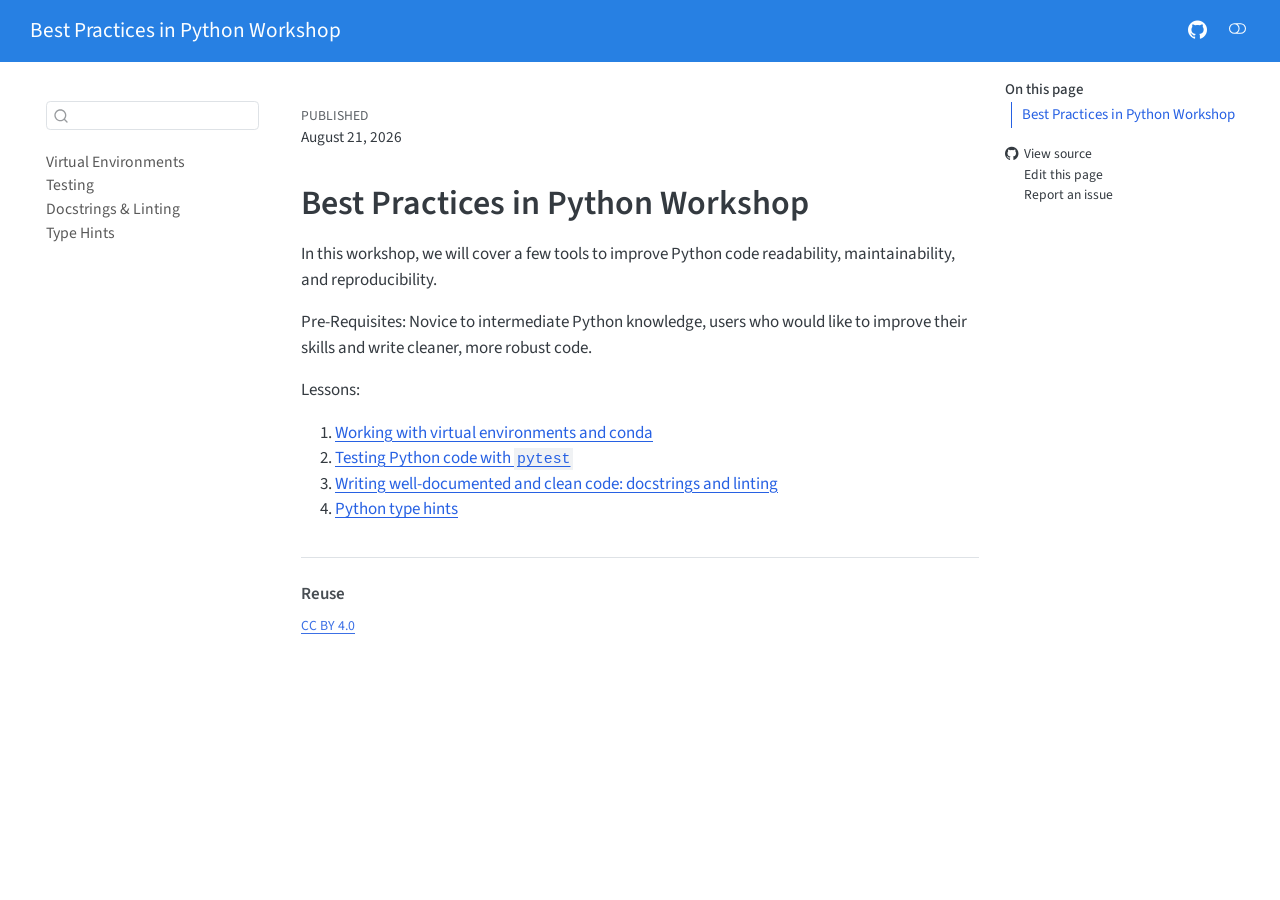
<file: index.html>
<!DOCTYPE html>
<html xmlns="http://www.w3.org/1999/xhtml" lang="en" xml:lang="en"><head>

<meta charset="utf-8">
<meta name="generator" content="quarto-1.10.18">

<meta name="viewport" content="width=device-width, initial-scale=1.0, user-scalable=yes">

<meta name="dcterms.date" content="2026-08-21">

<title>Best Practices in Python Workshop</title>
<style>
/* Default styles provided by pandoc.
** See https://pandoc.org/MANUAL.html#variables-for-html for config info.
*/
span.smallcaps{font-variant: small-caps;}
div.columns{display: flex; gap: 1.5em;}
div.column{flex: auto;}
@media screen {
div.columns{gap: min(4vw, 1.5em);}
div.column{overflow-x: auto;}
}
div.hanging-indent{margin-left: 1.5em; text-indent: -1.5em;}
ul.task-list{list-style: none;}
ul.task-list li input[type="checkbox"] {
  width: 0.8em;
  margin: 0 0.8em 0.2em -1em; /* quarto-specific, see https://github.com/quarto-dev/quarto-cli/issues/4556 */ 
  vertical-align: middle;
}
</style>


<script src="site_libs/quarto-nav/quarto-nav.js"></script>
<script src="site_libs/quarto-nav/headroom.min.js"></script>
<script src="site_libs/clipboard/clipboard.min.js"></script>
<script src="site_libs/quarto-search/autocomplete.umd.js"></script>
<script src="site_libs/quarto-search/fuse.min.js"></script>
<script src="site_libs/quarto-search/quarto-search.js"></script>
<meta name="quarto:offset" content="./">
<script src="site_libs/quarto-html/quarto.js" type="module"></script>
<script src="site_libs/quarto-html/tabsets/tabsets.js" type="module"></script>
<script src="site_libs/quarto-html/popper.min.js"></script>
<script src="site_libs/quarto-html/tippy.umd.min.js"></script>
<script src="site_libs/quarto-html/anchor.min.js"></script>
<link href="site_libs/quarto-html/tippy.css" rel="stylesheet">
<link href="site_libs/quarto-html/quarto-syntax-highlighting-64a204ab8560d761af7679ceaba22944.css" rel="stylesheet" class="quarto-color-scheme" id="quarto-text-highlighting-styles">
<link href="site_libs/quarto-html/quarto-syntax-highlighting-dark-b85bc7c33db8c58e0ec93c3465666fed.css" rel="stylesheet" class="quarto-color-scheme quarto-color-alternate" id="quarto-text-highlighting-styles">
<link href="site_libs/quarto-html/quarto-syntax-highlighting-64a204ab8560d761af7679ceaba22944.css" rel="stylesheet" class="quarto-color-scheme-extra" id="quarto-text-highlighting-styles">
<script src="site_libs/bootstrap/bootstrap.min.js"></script>
<link href="site_libs/bootstrap/bootstrap-icons.css" rel="stylesheet">
<link href="site_libs/bootstrap/bootstrap-d63a2c9c8df14b07662b36303925c8cc.min.css" rel="stylesheet" append-hash="true" class="quarto-color-scheme" id="quarto-bootstrap" data-mode="light">
<link href="site_libs/bootstrap/bootstrap-dark-25e9c8d42985e58e95e1fd0d2beab71c.min.css" rel="stylesheet" append-hash="true" class="quarto-color-scheme quarto-color-alternate" id="quarto-bootstrap" data-mode="dark">
<link href="site_libs/bootstrap/bootstrap-d63a2c9c8df14b07662b36303925c8cc.min.css" rel="stylesheet" append-hash="true" class="quarto-color-scheme-extra" id="quarto-bootstrap" data-mode="light">
<script id="quarto-search-options" type="application/json">{
  "location": "sidebar",
  "copy-button": false,
  "collapse-after": 3,
  "panel-placement": "start",
  "type": "textbox",
  "limit": 50,
  "keyboard-shortcut": [
    "f",
    "/",
    "s"
  ],
  "show-item-context": true,
  "language": {
    "search-no-results-text": "No results",
    "search-matching-documents-text": "matching documents",
    "search-copy-link-title": "Copy link to search",
    "search-hide-matches-text": "Hide additional matches",
    "search-more-match-text": "more match in this document",
    "search-more-matches-text": "more matches in this document",
    "search-clear-button-title": "Clear",
    "search-text-placeholder": "",
    "search-detached-cancel-button-title": "Cancel",
    "search-submit-button-title": "Submit",
    "search-label": "Search"
  }
}</script>


<meta property="og:title" content="Best Practices in Python Workshop">
<meta property="og:description" content="">
<meta property="og:site_name" content="Best Practices in Python Workshop">
</head>

<body class="nav-sidebar floating nav-fixed quarto-light"><script id="quarto-html-before-body" type="application/javascript">
    const toggleBodyColorMode = (bsSheetEl) => {
      const mode = bsSheetEl.getAttribute("data-mode");
      const bodyEl = window.document.querySelector("body");
      if (mode === "dark") {
        bodyEl.classList.add("quarto-dark");
        bodyEl.classList.remove("quarto-light");
      } else {
        bodyEl.classList.add("quarto-light");
        bodyEl.classList.remove("quarto-dark");
      }
    }
    const toggleBodyColorPrimary = () => {
      const bsSheetEl = window.document.querySelector("link#quarto-bootstrap:not([rel=disabled-stylesheet])");
      if (bsSheetEl) {
        toggleBodyColorMode(bsSheetEl);
      }
    }
    const setColorSchemeToggle = (alternate) => {
      const toggles = window.document.querySelectorAll('.quarto-color-scheme-toggle');
      for (let i=0; i < toggles.length; i++) {
        const toggle = toggles[i];
        if (toggle) {
          if (alternate) {
            toggle.classList.add("alternate");
          } else {
            toggle.classList.remove("alternate");
          }
        }
      }
    };
    const toggleColorMode = (alternate) => {
      // Switch the stylesheets
      const primaryStylesheets = window.document.querySelectorAll('link.quarto-color-scheme:not(.quarto-color-alternate)');
      const alternateStylesheets = window.document.querySelectorAll('link.quarto-color-scheme.quarto-color-alternate');
      manageTransitions('#quarto-margin-sidebar .nav-link', false);
      if (alternate) {
        // note: dark is layered on light, we don't disable primary!
        enableStylesheet(alternateStylesheets);
        for (const sheetNode of alternateStylesheets) {
          if (sheetNode.id === "quarto-bootstrap") {
            toggleBodyColorMode(sheetNode);
          }
        }
      } else {
        disableStylesheet(alternateStylesheets);
        enableStylesheet(primaryStylesheets)
        toggleBodyColorPrimary();
      }
      manageTransitions('#quarto-margin-sidebar .nav-link', true);
      // Switch the toggles
      setColorSchemeToggle(alternate)
      // Hack to workaround the fact that safari doesn't
      // properly recolor the scrollbar when toggling (#1455)
      if (navigator.userAgent.indexOf('Safari') > 0 && navigator.userAgent.indexOf('Chrome') == -1) {
        manageTransitions("body", false);
        window.scrollTo(0, 1);
        setTimeout(() => {
          window.scrollTo(0, 0);
          manageTransitions("body", true);
        }, 40);
      }
    }
    const disableStylesheet = (stylesheets) => {
      for (let i=0; i < stylesheets.length; i++) {
        const stylesheet = stylesheets[i];
        stylesheet.rel = 'disabled-stylesheet';
      }
    }
    const enableStylesheet = (stylesheets) => {
      for (let i=0; i < stylesheets.length; i++) {
        const stylesheet = stylesheets[i];
        if(stylesheet.rel !== 'stylesheet') { // for Chrome, which will still FOUC without this check
          stylesheet.rel = 'stylesheet';
        }
      }
    }
    const manageTransitions = (selector, allowTransitions) => {
      const els = window.document.querySelectorAll(selector);
      for (let i=0; i < els.length; i++) {
        const el = els[i];
        if (allowTransitions) {
          el.classList.remove('notransition');
        } else {
          el.classList.add('notransition');
        }
      }
    }
    const isFileUrl = () => {
      return window.location.protocol === 'file:';
    }
    const hasAlternateSentinel = () => {
      let styleSentinel = getColorSchemeSentinel();
      if (styleSentinel !== null) {
        return styleSentinel === "alternate";
      } else {
        return false;
      }
    }
    const setStyleSentinel = (alternate) => {
      const value = alternate ? "alternate" : "default";
      if (!isFileUrl()) {
        window.localStorage.setItem("quarto-color-scheme", value);
      } else {
        localAlternateSentinel = value;
      }
    }
    const getColorSchemeSentinel = () => {
      if (!isFileUrl()) {
        const storageValue = window.localStorage.getItem("quarto-color-scheme");
        return storageValue != null ? storageValue : localAlternateSentinel;
      } else {
        return localAlternateSentinel;
      }
    }
    const toggleGiscusIfUsed = (isAlternate, darkModeDefault) => {
      const baseTheme = document.querySelector('#giscus-base-theme')?.value ?? 'light';
      const alternateTheme = document.querySelector('#giscus-alt-theme')?.value ?? 'dark';
      let newTheme = '';
      if(authorPrefersDark) {
        newTheme = isAlternate ? baseTheme : alternateTheme;
      } else {
        newTheme = isAlternate ? alternateTheme : baseTheme;
      }
      const changeGiscusTheme = () => {
        // From: https://github.com/giscus/giscus/issues/336
        const sendMessage = (message) => {
          const iframe = document.querySelector('iframe.giscus-frame');
          if (!iframe) return;
          iframe.contentWindow.postMessage({ giscus: message }, 'https://giscus.app');
        }
        sendMessage({
          setConfig: {
            theme: newTheme
          }
        });
      }
      const isGiscussLoaded = window.document.querySelector('iframe.giscus-frame') !== null;
      if (isGiscussLoaded) {
        changeGiscusTheme();
      }
    };
    const authorPrefersDark = false;
    const queryPrefersDark = window.matchMedia('(prefers-color-scheme: dark)');
    const darkModeDefault = queryPrefersDark.matches;
      document.querySelector('link#quarto-text-highlighting-styles.quarto-color-scheme-extra').rel = 'disabled-stylesheet';
      document.querySelector('link#quarto-bootstrap.quarto-color-scheme-extra').rel = 'disabled-stylesheet';
    let localAlternateSentinel = darkModeDefault ? 'alternate' : 'default';
    // Dark / light mode switch
    window.quartoToggleColorScheme = () => {
      // Read the current dark / light value
      let toAlternate = !hasAlternateSentinel();
      toggleColorMode(toAlternate);
      setStyleSentinel(toAlternate);
      toggleGiscusIfUsed(toAlternate, darkModeDefault);
      window.dispatchEvent(new Event('resize'));
    };
    queryPrefersDark.addEventListener("change", e => {
      if(window.localStorage.getItem("quarto-color-scheme") !== null)
        return;
      const alternate = e.matches
      toggleColorMode(alternate);
      localAlternateSentinel = e.matches ? 'alternate' : 'default'; // this is used alongside local storage!
      toggleGiscusIfUsed(alternate, darkModeDefault);
    });
    // Switch to dark mode if need be
    if (hasAlternateSentinel()) {
      toggleColorMode(true);
    } else {
      toggleColorMode(false);
    }
  </script>

<div id="quarto-search-results"></div>
  <header id="quarto-header" class="headroom fixed-top">
    <nav class="navbar navbar-expand-lg " data-bs-theme="dark">
      <div class="navbar-container container-fluid">
      <div class="navbar-brand-container mx-auto">
    <a class="navbar-brand" href="./index.html">
    <span class="navbar-title">Best Practices in Python Workshop</span>
    </a>
  </div>
          <button class="navbar-toggler" type="button" data-bs-toggle="collapse" data-bs-target="#navbarCollapse" aria-controls="navbarCollapse" role="menu" aria-expanded="false" aria-label="Toggle navigation" onclick="if (window.quartoToggleHeadroom) { window.quartoToggleHeadroom(); }">
  <span class="navbar-toggler-icon"></span>
</button>
          <div class="collapse navbar-collapse" id="navbarCollapse">
            <ul class="navbar-nav navbar-nav-scroll ms-auto">
  <li class="nav-item compact">
    <a class="nav-link" href="https://github.com/TheJacksonLaboratory/bestpractices_workshop"> <i class="bi bi-github" role="img" aria-label="GitHub repository">
</i> 
<span class="menu-text"></span></a>
  </li>  
</ul>
              <div class="quarto-navbar-tools">
  <a href="" class="quarto-color-scheme-toggle quarto-navigation-tool  px-1" onclick="window.quartoToggleColorScheme(); return false;" title="Toggle dark mode"><i class="bi"></i></a>
</div>
          </div> <!-- /navcollapse -->
      </div> <!-- /container-fluid -->
    </nav>
  <nav class="quarto-secondary-nav">
    <div class="container-fluid d-flex">
      <button type="button" class="quarto-btn-toggle btn" data-bs-toggle="collapse" role="button" data-bs-target=".quarto-sidebar-collapse-item" aria-controls="quarto-sidebar" aria-expanded="false" aria-label="Toggle sidebar navigation" onclick="if (window.quartoToggleHeadroom) { window.quartoToggleHeadroom(); }">
        <i class="bi bi-layout-text-sidebar-reverse"></i>
      </button>
        <a class="flex-grow-1 no-decor" role="navigation" data-bs-toggle="collapse" data-bs-target=".quarto-sidebar-collapse-item" aria-controls="quarto-sidebar" aria-expanded="false" aria-label="Toggle sidebar navigation" onclick="if (window.quartoToggleHeadroom) { window.quartoToggleHeadroom(); }">      
          <h1 class="quarto-secondary-nav-title"></h1>
        </a>     
      <button type="button" class="btn quarto-search-button" aria-label="Search" onclick="window.quartoOpenSearch();">
        <i class="bi bi-search"></i>
      </button>
    </div>
  </nav>
</header>
<!-- content -->
<div id="quarto-content" class="quarto-container page-columns page-rows-contents page-layout-article page-navbar">
<!-- sidebar -->
  <nav id="quarto-sidebar" class="sidebar collapse collapse-horizontal quarto-sidebar-collapse-item sidebar-navigation floating overflow-auto">
        <div class="mt-2 flex-shrink-0 align-items-center">
        <div class="sidebar-search">
        <div id="quarto-search" class="" title="Search"></div>
        </div>
        </div>
    <div class="sidebar-menu-container"> 
    <ul class="list-unstyled mt-1">
        <li class="sidebar-item">
  <div class="sidebar-item-container"> 
  <a href="./conda.html" class="sidebar-item-text sidebar-link">
 <span class="menu-text">Virtual Environments</span></a>
  </div>
</li>
        <li class="sidebar-item">
  <div class="sidebar-item-container"> 
  <a href="./pytest.html" class="sidebar-item-text sidebar-link">
 <span class="menu-text">Testing</span></a>
  </div>
</li>
        <li class="sidebar-item">
  <div class="sidebar-item-container"> 
  <a href="./docstrings.html" class="sidebar-item-text sidebar-link">
 <span class="menu-text">Docstrings &amp; Linting</span></a>
  </div>
</li>
        <li class="sidebar-item">
  <div class="sidebar-item-container"> 
  <a href="./typing.html" class="sidebar-item-text sidebar-link">
 <span class="menu-text">Type Hints</span></a>
  </div>
</li>
    </ul>
    </div>
</nav>
<div id="quarto-sidebar-glass" class="quarto-sidebar-collapse-item" data-bs-toggle="collapse" data-bs-target=".quarto-sidebar-collapse-item"></div>
<!-- margin-sidebar -->
    <div id="quarto-margin-sidebar" class="sidebar margin-sidebar">
        <nav id="TOC" role="doc-toc" class="toc-active" data-toc-expanded="99">
    <h2 id="toc-title">On this page</h2>
   
  <ul>
  <li><a href="#best-practices-in-python-workshop" id="toc-best-practices-in-python-workshop" class="nav-link active" data-scroll-target="#best-practices-in-python-workshop">Best Practices in Python Workshop</a></li>
  </ul>
<div class="toc-actions"><ul><li><a href="https://github.com/TheJacksonLaboratory/bestpractices_workshop/blob/main/index.md" class="toc-action"><i class="bi bi-github"></i>View source</a></li><li><a href="https://github.com/TheJacksonLaboratory/bestpractices_workshop/edit/main/index.md" class="toc-action"><i class="bi empty"></i>Edit this page</a></li><li><a href="https://github.com/TheJacksonLaboratory/bestpractices_workshop/issues/new" class="toc-action"><i class="bi empty"></i>Report an issue</a></li></ul></div></nav>
    </div>
<!-- main -->
<main class="content" id="quarto-document-content">


<header id="title-block-header" class="quarto-title-block default">
<div class="quarto-title">
</div>



<div class="quarto-title-meta">

    
    <div>
    <div class="quarto-title-meta-heading">Published</div>
    <div class="quarto-title-meta-contents">
      <p class="date">August 21, 2026</p>
    </div>
  </div>
  
    
  </div>
  


</header>


<section id="best-practices-in-python-workshop" class="level1">
<h1>Best Practices in Python Workshop</h1>
<p>In this workshop, we will cover a few tools to improve Python code readability, maintainability, and reproducibility.</p>
<p>Pre-Requisites:&nbsp;Novice to intermediate Python knowledge, users who would like to improve their skills and write cleaner, more robust code.</p>
<p>Lessons:</p>
<ol type="1">
<li><a href="./conda.html">Working with virtual environments and conda</a></li>
<li><a href="./pytest.html">Testing Python code with <code>pytest</code></a></li>
<li><a href="./docstrings.html">Writing well-documented and clean code: docstrings and linting</a></li>
<li><a href="./typing.html">Python type hints</a></li>
</ol>


</section>

<div id="quarto-appendix" class="default"><section class="quarto-appendix-contents" id="quarto-reuse"><h2 class="anchored quarto-appendix-heading">Reuse</h2><div class="quarto-appendix-contents"><div><a rel="license" href="https://creativecommons.org/licenses/by/4.0/">CC BY 4.0</a></div></div></section></div></main> <!-- /main -->
<script id="quarto-html-after-body" type="application/javascript">
  window.document.addEventListener("DOMContentLoaded", function (event) {
    // Ensure there is a toggle, if there isn't float one in the top right
    if (window.document.querySelector('.quarto-color-scheme-toggle') === null) {
      const a = window.document.createElement('a');
      a.classList.add('top-right');
      a.classList.add('quarto-color-scheme-toggle');
      a.href = "";
      a.onclick = function() { try { window.quartoToggleColorScheme(); } catch {} return false; };
      const i = window.document.createElement("i");
      i.classList.add('bi');
      a.appendChild(i);
      window.document.body.appendChild(a);
    }
    setColorSchemeToggle(hasAlternateSentinel())
    const icon = "";
    const anchorJS = new window.AnchorJS();
    anchorJS.options = {
      placement: 'right',
      icon: icon
    };
    anchorJS.add('.anchored');
    const isCodeAnnotation = (el) => {
      for (const clz of el.classList) {
        if (clz.startsWith('code-annotation-')) {                     
          return true;
        }
      }
      return false;
    }
    const onCopySuccess = function(e) {
      // button target
      const button = e.trigger;
      // don't keep focus
      button.blur();
      // flash "checked"
      button.classList.add('code-copy-button-checked');
      var currentTitle = button.getAttribute("title");
      button.setAttribute("title", "Copied!");
      let tooltip;
      if (window.bootstrap) {
        button.setAttribute("data-bs-toggle", "tooltip");
        button.setAttribute("data-bs-placement", "left");
        button.setAttribute("data-bs-title", "Copied!");
        tooltip = new bootstrap.Tooltip(button, 
          { trigger: "manual", 
            customClass: "code-copy-button-tooltip",
            offset: [0, -8]});
        tooltip.show();    
      }
      setTimeout(function() {
        if (tooltip) {
          tooltip.hide();
          button.removeAttribute("data-bs-title");
          button.removeAttribute("data-bs-toggle");
          button.removeAttribute("data-bs-placement");
        }
        button.setAttribute("title", currentTitle);
        button.classList.remove('code-copy-button-checked');
      }, 1000);
      // clear code selection
      e.clearSelection();
    }
    const getTextToCopy = function(trigger) {
      const outerScaffold = trigger.parentElement.cloneNode(true);
      const codeEl = outerScaffold.querySelector('code');
      for (const childEl of codeEl.children) {
        if (isCodeAnnotation(childEl)) {
          childEl.remove();
        }
      }
      return codeEl.innerText;
    }
    const clipboard = new window.ClipboardJS('.code-copy-button:not([data-in-quarto-modal])', {
      text: getTextToCopy
    });
    clipboard.on('success', onCopySuccess);
    if (window.document.getElementById('quarto-embedded-source-code-modal')) {
      const clipboardModal = new window.ClipboardJS('.code-copy-button[data-in-quarto-modal]', {
        text: getTextToCopy,
        container: window.document.getElementById('quarto-embedded-source-code-modal')
      });
      clipboardModal.on('success', onCopySuccess);
    }
      var localhostRegex = new RegExp(/^(?:http|https):\/\/localhost\:?[0-9]*\//);
      var mailtoRegex = new RegExp(/^mailto:/);
        var filterRegex = new RegExp("https:\/\/erickmartins\.github\.io\/bestpractices_workshop\/");
      var isInternal = (href) => {
          return filterRegex.test(href) || localhostRegex.test(href) || mailtoRegex.test(href);
      }
      // Inspect non-navigation links and adorn them if external
     var links = window.document.querySelectorAll('a[href]:not(.nav-link):not(.navbar-brand):not(.toc-action):not(.sidebar-link):not(.sidebar-item-toggle):not(.pagination-link):not(.no-external):not([aria-hidden]):not(.dropdown-item):not(.quarto-navigation-tool):not(.about-link)');
      for (var i=0; i<links.length; i++) {
        const link = links[i];
        if (!isInternal(link.href)) {
          // undo the damage that might have been done by quarto-nav.js in the case of
          // links that we want to consider external
          if (link.dataset.originalHref !== undefined) {
            link.href = link.dataset.originalHref;
          }
        }
      }
    function tippyHover(el, contentFn, onTriggerFn, onUntriggerFn) {
      const config = {
        allowHTML: true,
        maxWidth: 500,
        delay: 100,
        arrow: false,
        appendTo: function(el) {
            return el.parentElement;
        },
        interactive: true,
        interactiveBorder: 10,
        theme: 'quarto',
        placement: 'bottom-start',
      };
      if (contentFn) {
        config.content = contentFn;
      }
      if (onTriggerFn) {
        config.onTrigger = onTriggerFn;
      }
      if (onUntriggerFn) {
        config.onUntrigger = onUntriggerFn;
      }
      window.tippy(el, config); 
    }
    const noterefs = window.document.querySelectorAll('a[role="doc-noteref"]');
    for (var i=0; i<noterefs.length; i++) {
      const ref = noterefs[i];
      tippyHover(ref, function() {
        // use id or data attribute instead here
        let href = ref.getAttribute('data-footnote-href') || ref.getAttribute('href');
        try { href = new URL(href).hash; } catch {}
        const id = href.replace(/^#\/?/, "");
        const note = window.document.getElementById(id);
        if (note) {
          return note.innerHTML;
        } else {
          return "";
        }
      });
    }
    const xrefs = window.document.querySelectorAll('a.quarto-xref');
    const processXRef = (id, note) => {
      // Strip column container classes
      const stripColumnClz = (el) => {
        el.classList.remove("page-full", "page-columns");
        if (el.children) {
          for (const child of el.children) {
            stripColumnClz(child);
          }
        }
      }
      stripColumnClz(note)
      if (id === null || id.startsWith('sec-')) {
        // Special case sections, only their first couple elements
        const container = document.createElement("div");
        if (note.children && note.children.length > 2) {
          container.appendChild(note.children[0].cloneNode(true));
          for (let i = 1; i < note.children.length; i++) {
            const child = note.children[i];
            if (child.tagName === "P" && child.innerText === "") {
              continue;
            } else {
              container.appendChild(child.cloneNode(true));
              break;
            }
          }
          if (window.Quarto?.typesetMath) {
            window.Quarto.typesetMath(container);
          }
          return container.innerHTML
        } else {
          if (window.Quarto?.typesetMath) {
            window.Quarto.typesetMath(note);
          }
          return note.innerHTML;
        }
      } else {
        // Remove any anchor links if they are present
        const anchorLink = note.querySelector('a.anchorjs-link');
        if (anchorLink) {
          anchorLink.remove();
        }
        if (window.Quarto?.typesetMath) {
          window.Quarto.typesetMath(note);
        }
        if (note.classList.contains("callout")) {
          return note.outerHTML;
        } else {
          return note.innerHTML;
        }
      }
    }
    for (var i=0; i<xrefs.length; i++) {
      const xref = xrefs[i];
      tippyHover(xref, undefined, function(instance) {
        instance.disable();
        let url = xref.getAttribute('href');
        let hash = undefined; 
        if (url.startsWith('#')) {
          hash = url;
        } else {
          try { hash = new URL(url).hash; } catch {}
        }
        if (hash) {
          const id = hash.replace(/^#\/?/, "");
          const note = window.document.getElementById(id);
          if (note !== null) {
            try {
              const html = processXRef(id, note.cloneNode(true));
              instance.setContent(html);
            } finally {
              instance.enable();
              instance.show();
            }
          } else {
            // See if we can fetch this
            fetch(url.split('#')[0])
            .then(res => res.text())
            .then(html => {
              const parser = new DOMParser();
              const htmlDoc = parser.parseFromString(html, "text/html");
              const note = htmlDoc.getElementById(id);
              if (note !== null) {
                const html = processXRef(id, note);
                instance.setContent(html);
              } 
            }).finally(() => {
              instance.enable();
              instance.show();
            });
          }
        } else {
          // See if we can fetch a full url (with no hash to target)
          // This is a special case and we should probably do some content thinning / targeting
          fetch(url)
          .then(res => res.text())
          .then(html => {
            const parser = new DOMParser();
            const htmlDoc = parser.parseFromString(html, "text/html");
            const note = htmlDoc.querySelector('main.content');
            if (note !== null) {
              // This should only happen for chapter cross references
              // (since there is no id in the URL)
              // remove the first header
              if (note.children.length > 0 && note.children[0].tagName === "HEADER") {
                note.children[0].remove();
              }
              const html = processXRef(null, note);
              instance.setContent(html);
            } 
          }).finally(() => {
            instance.enable();
            instance.show();
          });
        }
      }, function(instance) {
      });
    }
        let selectedAnnoteEl;
        const selectorForAnnotation = ( cell, annotation) => {
          let cellAttr = 'data-code-cell="' + cell + '"';
          let lineAttr = 'data-code-annotation="' +  annotation + '"';
          const selector = 'span[' + cellAttr + '][' + lineAttr + ']';
          return selector;
        }
        const selectCodeLines = (annoteEl) => {
          const doc = window.document;
          const targetCell = annoteEl.getAttribute("data-target-cell");
          const targetAnnotation = annoteEl.getAttribute("data-target-annotation");
          const annoteSpan = window.document.querySelector(selectorForAnnotation(targetCell, targetAnnotation));
          const lines = annoteSpan.getAttribute("data-code-lines").split(",");
          const lineIds = lines.map((line) => {
            return targetCell + "-" + line;
          })
          let top = null;
          let height = null;
          let parent = null;
          if (lineIds.length > 0) {
              //compute the position of the single el (top and bottom and make a div)
              const el = window.document.getElementById(lineIds[0]);
              top = el.offsetTop;
              height = el.offsetHeight;
              parent = el.parentElement.parentElement;
            if (lineIds.length > 1) {
              const lastEl = window.document.getElementById(lineIds[lineIds.length - 1]);
              const bottom = lastEl.offsetTop + lastEl.offsetHeight;
              height = bottom - top;
            }
            if (top !== null && height !== null && parent !== null) {
              // cook up a div (if necessary) and position it 
              let div = window.document.getElementById("code-annotation-line-highlight");
              if (div === null) {
                div = window.document.createElement("div");
                div.setAttribute("id", "code-annotation-line-highlight");
                div.style.position = 'absolute';
                parent.appendChild(div);
              }
              div.style.top = top - 2 + "px";
              div.style.height = height + 4 + "px";
              div.style.left = 0;
              let gutterDiv = window.document.getElementById("code-annotation-line-highlight-gutter");
              if (gutterDiv === null) {
                gutterDiv = window.document.createElement("div");
                gutterDiv.setAttribute("id", "code-annotation-line-highlight-gutter");
                gutterDiv.style.position = 'absolute';
                const codeCell = window.document.getElementById(targetCell);
                const gutter = codeCell.querySelector('.code-annotation-gutter');
                gutter.appendChild(gutterDiv);
              }
              gutterDiv.style.top = top - 2 + "px";
              gutterDiv.style.height = height + 4 + "px";
            }
            selectedAnnoteEl = annoteEl;
          }
        };
        const unselectCodeLines = () => {
          const elementsIds = ["code-annotation-line-highlight", "code-annotation-line-highlight-gutter"];
          elementsIds.forEach((elId) => {
            const div = window.document.getElementById(elId);
            if (div) {
              div.remove();
            }
          });
          selectedAnnoteEl = undefined;
        };
          // Handle positioning of the toggle
      window.addEventListener(
        "resize",
        throttle(() => {
          elRect = undefined;
          if (selectedAnnoteEl) {
            selectCodeLines(selectedAnnoteEl);
          }
        }, 10)
      );
      function throttle(fn, ms) {
      let throttle = false;
      let timer;
        return (...args) => {
          if(!throttle) { // first call gets through
              fn.apply(this, args);
              throttle = true;
          } else { // all the others get throttled
              if(timer) clearTimeout(timer); // cancel #2
              timer = setTimeout(() => {
                fn.apply(this, args);
                timer = throttle = false;
              }, ms);
          }
        };
      }
        // Attach click handler to the DT
        const annoteDls = window.document.querySelectorAll('dt[data-target-cell]');
        for (const annoteDlNode of annoteDls) {
          annoteDlNode.addEventListener('click', (event) => {
            const clickedEl = event.target;
            if (clickedEl !== selectedAnnoteEl) {
              unselectCodeLines();
              const activeEl = window.document.querySelector('dt[data-target-cell].code-annotation-active');
              if (activeEl) {
                activeEl.classList.remove('code-annotation-active');
              }
              selectCodeLines(clickedEl);
              clickedEl.classList.add('code-annotation-active');
            } else {
              // Unselect the line
              unselectCodeLines();
              clickedEl.classList.remove('code-annotation-active');
            }
          });
        }
    const findCites = (el) => {
      const parentEl = el.parentElement;
      if (parentEl) {
        const cites = parentEl.dataset.cites;
        if (cites) {
          return {
            el,
            cites: cites.split(' ')
          };
        } else {
          return findCites(el.parentElement)
        }
      } else {
        return undefined;
      }
    };
    var bibliorefs = window.document.querySelectorAll('a[role="doc-biblioref"]');
    for (var i=0; i<bibliorefs.length; i++) {
      const ref = bibliorefs[i];
      const citeInfo = findCites(ref);
      if (citeInfo) {
        tippyHover(citeInfo.el, function() {
          var popup = window.document.createElement('div');
          citeInfo.cites.forEach(function(cite) {
            var citeDiv = window.document.createElement('div');
            citeDiv.classList.add('hanging-indent');
            citeDiv.classList.add('csl-entry');
            var biblioDiv = window.document.getElementById('ref-' + cite);
            if (biblioDiv) {
              citeDiv.innerHTML = biblioDiv.innerHTML;
            }
            popup.appendChild(citeDiv);
          });
          return popup.innerHTML;
        });
      }
    }
  });
  </script>
</div> <!-- /content -->




<footer class="footer"><div class="nav-footer"><div class="nav-footer-center"><div class="toc-actions d-sm-block d-md-none"><ul><li><a href="https://github.com/TheJacksonLaboratory/bestpractices_workshop/blob/main/index.md" class="toc-action"><i class="bi bi-github"></i>View source</a></li><li><a href="https://github.com/TheJacksonLaboratory/bestpractices_workshop/edit/main/index.md" class="toc-action"><i class="bi empty"></i>Edit this page</a></li><li><a href="https://github.com/TheJacksonLaboratory/bestpractices_workshop/issues/new" class="toc-action"><i class="bi empty"></i>Report an issue</a></li></ul></div></div></div></footer></body></html>
</file>
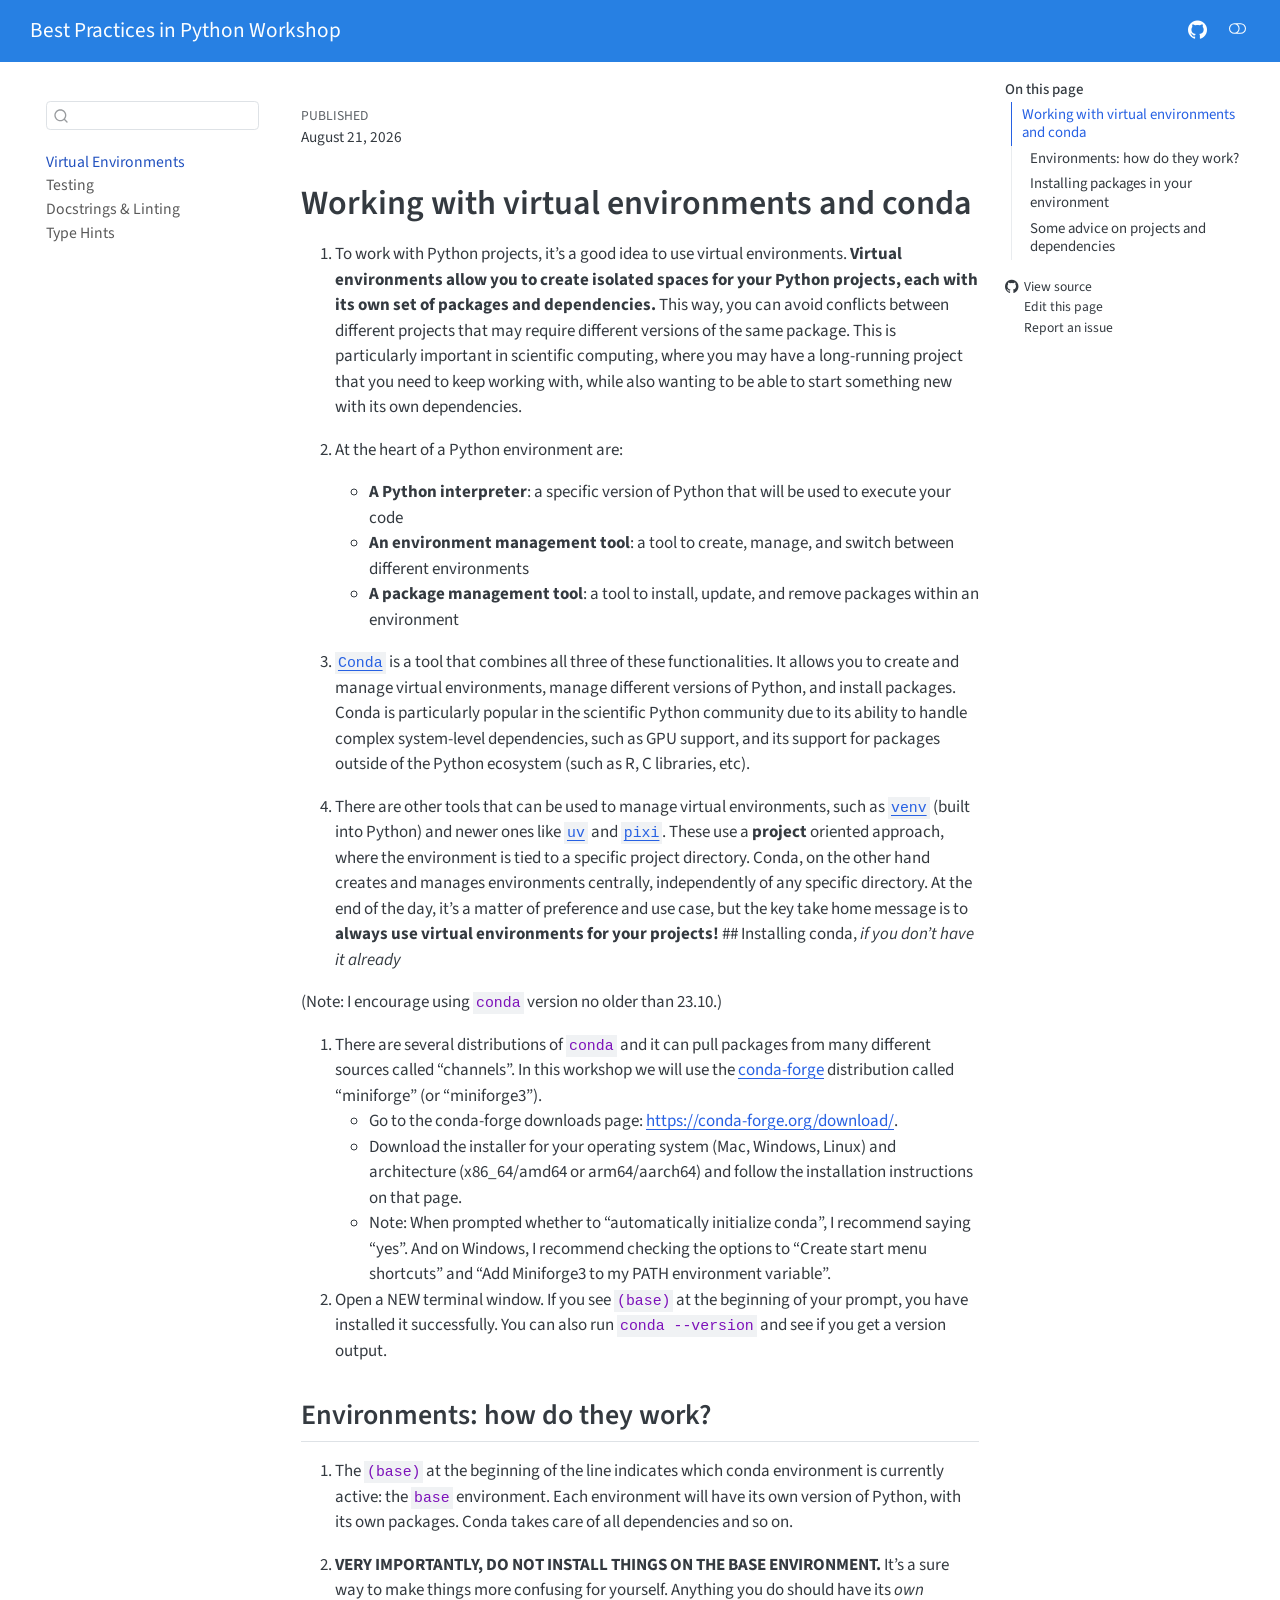
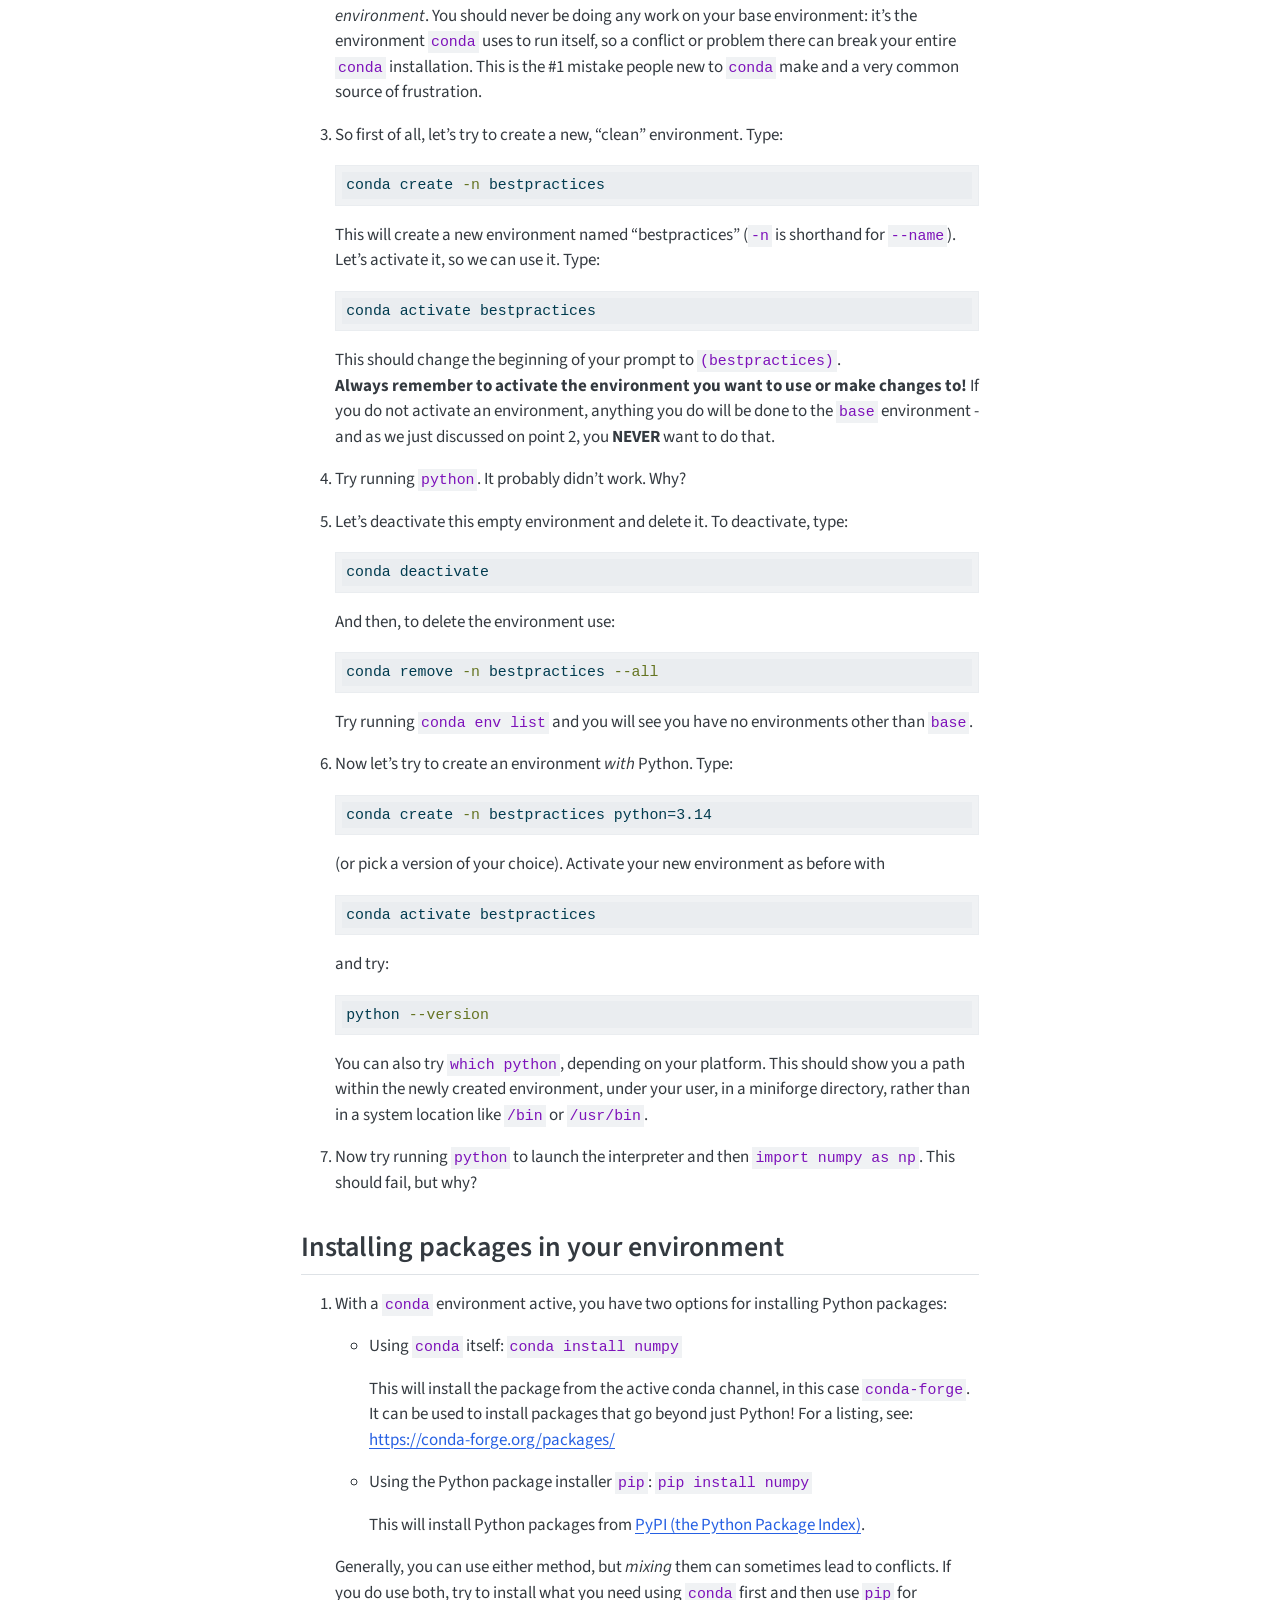
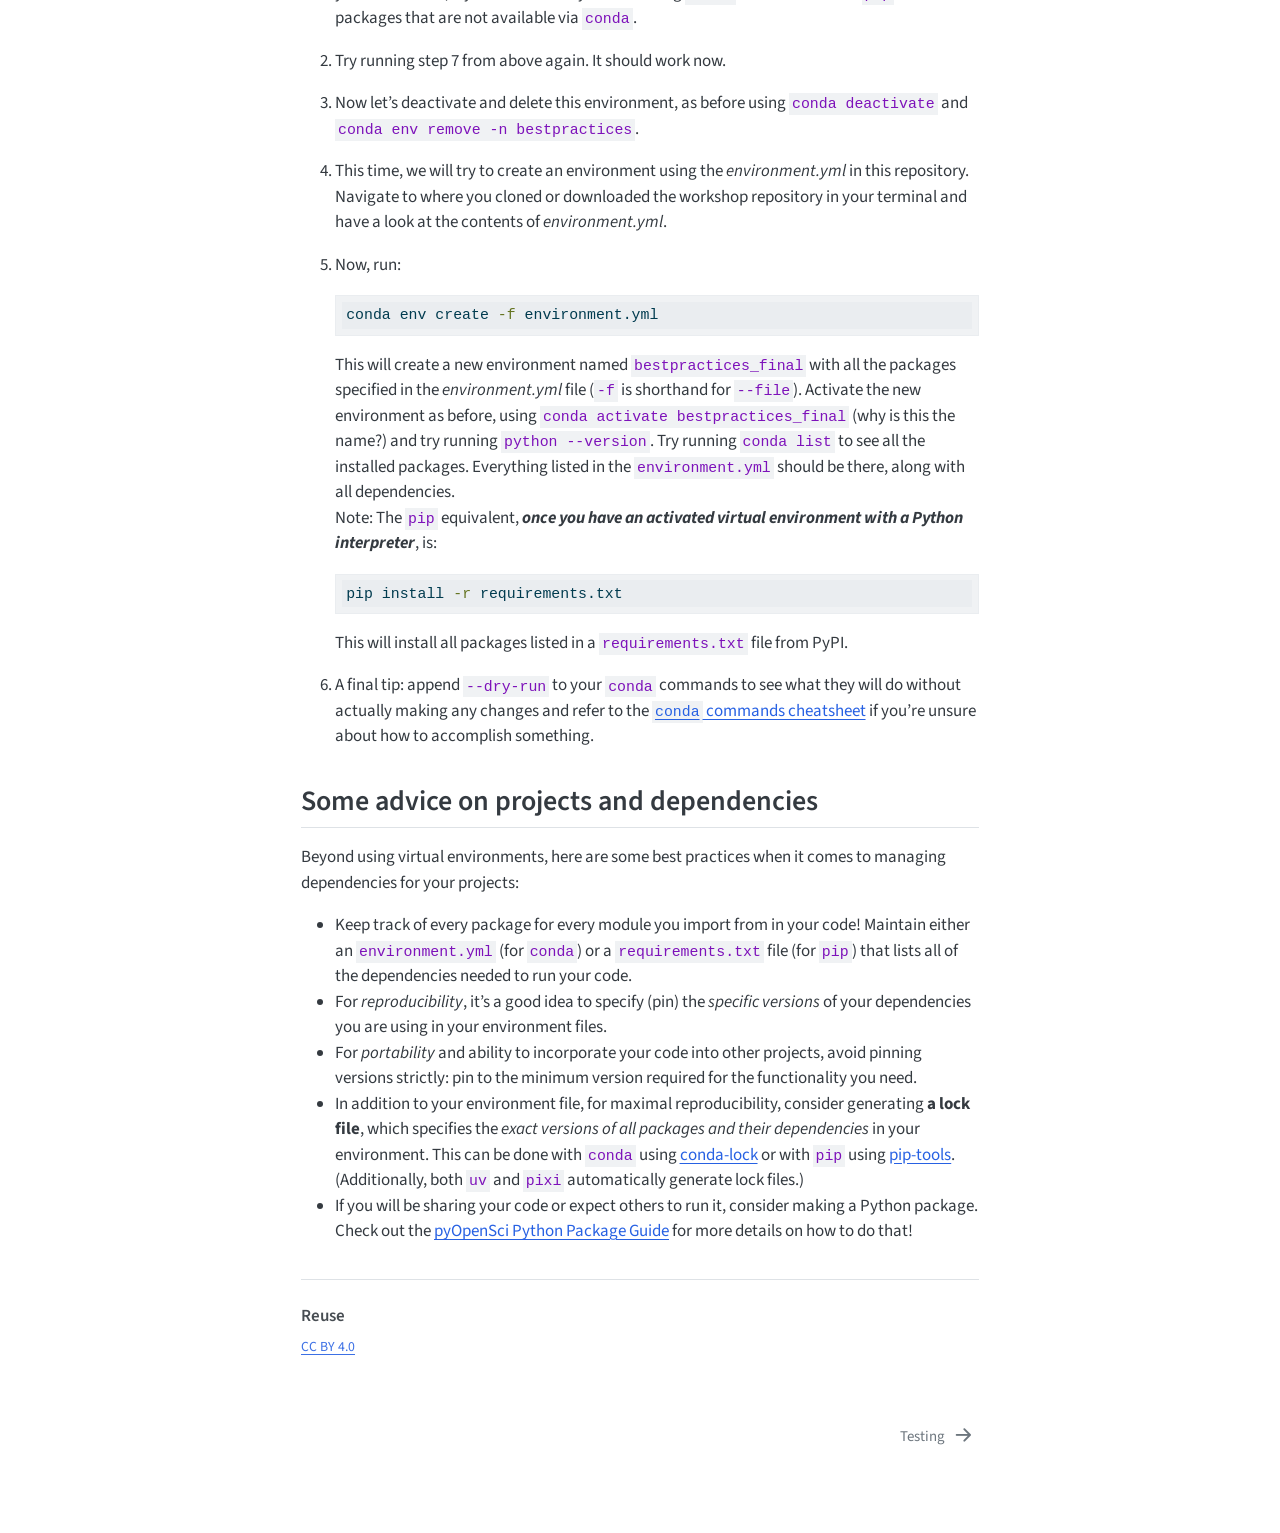
<file: conda.html>
<!DOCTYPE html>
<html xmlns="http://www.w3.org/1999/xhtml" lang="en" xml:lang="en"><head>

<meta charset="utf-8">
<meta name="generator" content="quarto-1.10.18">

<meta name="viewport" content="width=device-width, initial-scale=1.0, user-scalable=yes">

<meta name="dcterms.date" content="2026-08-21">

<title>conda – Best Practices in Python Workshop</title>
<style>
/* Default styles provided by pandoc.
** See https://pandoc.org/MANUAL.html#variables-for-html for config info.
*/
span.smallcaps{font-variant: small-caps;}
div.columns{display: flex; gap: 1.5em;}
div.column{flex: auto;}
@media screen {
div.columns{gap: min(4vw, 1.5em);}
div.column{overflow-x: auto;}
}
div.hanging-indent{margin-left: 1.5em; text-indent: -1.5em;}
ul.task-list{list-style: none;}
ul.task-list li input[type="checkbox"] {
  width: 0.8em;
  margin: 0 0.8em 0.2em -1em; /* quarto-specific, see https://github.com/quarto-dev/quarto-cli/issues/4556 */ 
  vertical-align: middle;
}
/* CSS for syntax highlighting */
html { -webkit-text-size-adjust: 100%; }
pre > code.sourceCode { white-space: pre; position: relative; }
pre > code.sourceCode > span { display: inline-block; line-height: 1.25; }
pre > code.sourceCode > span:empty { height: 1.2em; }
.sourceCode { overflow: visible; }
code.sourceCode > span { color: inherit; text-decoration: inherit; }
div.sourceCode { margin: 1em 0; }
pre.sourceCode { margin: 0; }
@media screen {
div.sourceCode { overflow: auto; }
}
@media print {
pre > code.sourceCode { white-space: pre-wrap; }
pre > code.sourceCode > span { text-indent: -5em; padding-left: 5em; }
}
pre.numberSource code
  { counter-reset: source-line 0; }
pre.numberSource code > span
  { position: relative; left: -4em; counter-increment: source-line; }
pre.numberSource code > span > a:first-child::before
  { content: counter(source-line);
    position: relative; left: -1em; text-align: right; vertical-align: baseline;
    border: none; display: inline-block;
    -webkit-touch-callout: none; -webkit-user-select: none;
    -khtml-user-select: none; -moz-user-select: none;
    -ms-user-select: none; user-select: none;
    padding: 0 4px; width: 4em;
  }
pre.numberSource { margin-left: 3em;  padding-left: 4px; }
div.sourceCode
  {   }
@media screen {
pre > code.sourceCode > span > a:first-child::before { text-decoration: underline; }
}
</style>


<script src="site_libs/quarto-nav/quarto-nav.js"></script>
<script src="site_libs/quarto-nav/headroom.min.js"></script>
<script src="site_libs/clipboard/clipboard.min.js"></script>
<script src="site_libs/quarto-search/autocomplete.umd.js"></script>
<script src="site_libs/quarto-search/fuse.min.js"></script>
<script src="site_libs/quarto-search/quarto-search.js"></script>
<meta name="quarto:offset" content="./">
<link href="./pytest.html" rel="next">
<script src="site_libs/quarto-html/quarto.js" type="module"></script>
<script src="site_libs/quarto-html/tabsets/tabsets.js" type="module"></script>
<script src="site_libs/quarto-html/popper.min.js"></script>
<script src="site_libs/quarto-html/tippy.umd.min.js"></script>
<script src="site_libs/quarto-html/anchor.min.js"></script>
<link href="site_libs/quarto-html/tippy.css" rel="stylesheet">
<link href="site_libs/quarto-html/quarto-syntax-highlighting-64a204ab8560d761af7679ceaba22944.css" rel="stylesheet" class="quarto-color-scheme" id="quarto-text-highlighting-styles">
<link href="site_libs/quarto-html/quarto-syntax-highlighting-dark-b85bc7c33db8c58e0ec93c3465666fed.css" rel="stylesheet" class="quarto-color-scheme quarto-color-alternate" id="quarto-text-highlighting-styles">
<link href="site_libs/quarto-html/quarto-syntax-highlighting-64a204ab8560d761af7679ceaba22944.css" rel="stylesheet" class="quarto-color-scheme-extra" id="quarto-text-highlighting-styles">
<script src="site_libs/bootstrap/bootstrap.min.js"></script>
<link href="site_libs/bootstrap/bootstrap-icons.css" rel="stylesheet">
<link href="site_libs/bootstrap/bootstrap-d63a2c9c8df14b07662b36303925c8cc.min.css" rel="stylesheet" append-hash="true" class="quarto-color-scheme" id="quarto-bootstrap" data-mode="light">
<link href="site_libs/bootstrap/bootstrap-dark-25e9c8d42985e58e95e1fd0d2beab71c.min.css" rel="stylesheet" append-hash="true" class="quarto-color-scheme quarto-color-alternate" id="quarto-bootstrap" data-mode="dark">
<link href="site_libs/bootstrap/bootstrap-d63a2c9c8df14b07662b36303925c8cc.min.css" rel="stylesheet" append-hash="true" class="quarto-color-scheme-extra" id="quarto-bootstrap" data-mode="light">
<script id="quarto-search-options" type="application/json">{
  "location": "sidebar",
  "copy-button": false,
  "collapse-after": 3,
  "panel-placement": "start",
  "type": "textbox",
  "limit": 50,
  "keyboard-shortcut": [
    "f",
    "/",
    "s"
  ],
  "show-item-context": true,
  "language": {
    "search-no-results-text": "No results",
    "search-matching-documents-text": "matching documents",
    "search-copy-link-title": "Copy link to search",
    "search-hide-matches-text": "Hide additional matches",
    "search-more-match-text": "more match in this document",
    "search-more-matches-text": "more matches in this document",
    "search-clear-button-title": "Clear",
    "search-text-placeholder": "",
    "search-detached-cancel-button-title": "Cancel",
    "search-submit-button-title": "Submit",
    "search-label": "Search"
  }
}</script>


<meta property="og:title" content="Best Practices in Python Workshop">
<meta property="og:description" content="">
<meta property="og:site_name" content="Best Practices in Python Workshop">
</head>

<body class="nav-sidebar floating nav-fixed quarto-light"><script id="quarto-html-before-body" type="application/javascript">
    const toggleBodyColorMode = (bsSheetEl) => {
      const mode = bsSheetEl.getAttribute("data-mode");
      const bodyEl = window.document.querySelector("body");
      if (mode === "dark") {
        bodyEl.classList.add("quarto-dark");
        bodyEl.classList.remove("quarto-light");
      } else {
        bodyEl.classList.add("quarto-light");
        bodyEl.classList.remove("quarto-dark");
      }
    }
    const toggleBodyColorPrimary = () => {
      const bsSheetEl = window.document.querySelector("link#quarto-bootstrap:not([rel=disabled-stylesheet])");
      if (bsSheetEl) {
        toggleBodyColorMode(bsSheetEl);
      }
    }
    const setColorSchemeToggle = (alternate) => {
      const toggles = window.document.querySelectorAll('.quarto-color-scheme-toggle');
      for (let i=0; i < toggles.length; i++) {
        const toggle = toggles[i];
        if (toggle) {
          if (alternate) {
            toggle.classList.add("alternate");
          } else {
            toggle.classList.remove("alternate");
          }
        }
      }
    };
    const toggleColorMode = (alternate) => {
      // Switch the stylesheets
      const primaryStylesheets = window.document.querySelectorAll('link.quarto-color-scheme:not(.quarto-color-alternate)');
      const alternateStylesheets = window.document.querySelectorAll('link.quarto-color-scheme.quarto-color-alternate');
      manageTransitions('#quarto-margin-sidebar .nav-link', false);
      if (alternate) {
        // note: dark is layered on light, we don't disable primary!
        enableStylesheet(alternateStylesheets);
        for (const sheetNode of alternateStylesheets) {
          if (sheetNode.id === "quarto-bootstrap") {
            toggleBodyColorMode(sheetNode);
          }
        }
      } else {
        disableStylesheet(alternateStylesheets);
        enableStylesheet(primaryStylesheets)
        toggleBodyColorPrimary();
      }
      manageTransitions('#quarto-margin-sidebar .nav-link', true);
      // Switch the toggles
      setColorSchemeToggle(alternate)
      // Hack to workaround the fact that safari doesn't
      // properly recolor the scrollbar when toggling (#1455)
      if (navigator.userAgent.indexOf('Safari') > 0 && navigator.userAgent.indexOf('Chrome') == -1) {
        manageTransitions("body", false);
        window.scrollTo(0, 1);
        setTimeout(() => {
          window.scrollTo(0, 0);
          manageTransitions("body", true);
        }, 40);
      }
    }
    const disableStylesheet = (stylesheets) => {
      for (let i=0; i < stylesheets.length; i++) {
        const stylesheet = stylesheets[i];
        stylesheet.rel = 'disabled-stylesheet';
      }
    }
    const enableStylesheet = (stylesheets) => {
      for (let i=0; i < stylesheets.length; i++) {
        const stylesheet = stylesheets[i];
        if(stylesheet.rel !== 'stylesheet') { // for Chrome, which will still FOUC without this check
          stylesheet.rel = 'stylesheet';
        }
      }
    }
    const manageTransitions = (selector, allowTransitions) => {
      const els = window.document.querySelectorAll(selector);
      for (let i=0; i < els.length; i++) {
        const el = els[i];
        if (allowTransitions) {
          el.classList.remove('notransition');
        } else {
          el.classList.add('notransition');
        }
      }
    }
    const isFileUrl = () => {
      return window.location.protocol === 'file:';
    }
    const hasAlternateSentinel = () => {
      let styleSentinel = getColorSchemeSentinel();
      if (styleSentinel !== null) {
        return styleSentinel === "alternate";
      } else {
        return false;
      }
    }
    const setStyleSentinel = (alternate) => {
      const value = alternate ? "alternate" : "default";
      if (!isFileUrl()) {
        window.localStorage.setItem("quarto-color-scheme", value);
      } else {
        localAlternateSentinel = value;
      }
    }
    const getColorSchemeSentinel = () => {
      if (!isFileUrl()) {
        const storageValue = window.localStorage.getItem("quarto-color-scheme");
        return storageValue != null ? storageValue : localAlternateSentinel;
      } else {
        return localAlternateSentinel;
      }
    }
    const toggleGiscusIfUsed = (isAlternate, darkModeDefault) => {
      const baseTheme = document.querySelector('#giscus-base-theme')?.value ?? 'light';
      const alternateTheme = document.querySelector('#giscus-alt-theme')?.value ?? 'dark';
      let newTheme = '';
      if(authorPrefersDark) {
        newTheme = isAlternate ? baseTheme : alternateTheme;
      } else {
        newTheme = isAlternate ? alternateTheme : baseTheme;
      }
      const changeGiscusTheme = () => {
        // From: https://github.com/giscus/giscus/issues/336
        const sendMessage = (message) => {
          const iframe = document.querySelector('iframe.giscus-frame');
          if (!iframe) return;
          iframe.contentWindow.postMessage({ giscus: message }, 'https://giscus.app');
        }
        sendMessage({
          setConfig: {
            theme: newTheme
          }
        });
      }
      const isGiscussLoaded = window.document.querySelector('iframe.giscus-frame') !== null;
      if (isGiscussLoaded) {
        changeGiscusTheme();
      }
    };
    const authorPrefersDark = false;
    const queryPrefersDark = window.matchMedia('(prefers-color-scheme: dark)');
    const darkModeDefault = queryPrefersDark.matches;
      document.querySelector('link#quarto-text-highlighting-styles.quarto-color-scheme-extra').rel = 'disabled-stylesheet';
      document.querySelector('link#quarto-bootstrap.quarto-color-scheme-extra').rel = 'disabled-stylesheet';
    let localAlternateSentinel = darkModeDefault ? 'alternate' : 'default';
    // Dark / light mode switch
    window.quartoToggleColorScheme = () => {
      // Read the current dark / light value
      let toAlternate = !hasAlternateSentinel();
      toggleColorMode(toAlternate);
      setStyleSentinel(toAlternate);
      toggleGiscusIfUsed(toAlternate, darkModeDefault);
      window.dispatchEvent(new Event('resize'));
    };
    queryPrefersDark.addEventListener("change", e => {
      if(window.localStorage.getItem("quarto-color-scheme") !== null)
        return;
      const alternate = e.matches
      toggleColorMode(alternate);
      localAlternateSentinel = e.matches ? 'alternate' : 'default'; // this is used alongside local storage!
      toggleGiscusIfUsed(alternate, darkModeDefault);
    });
    // Switch to dark mode if need be
    if (hasAlternateSentinel()) {
      toggleColorMode(true);
    } else {
      toggleColorMode(false);
    }
  </script>

<div id="quarto-search-results"></div>
  <header id="quarto-header" class="headroom fixed-top">
    <nav class="navbar navbar-expand-lg " data-bs-theme="dark">
      <div class="navbar-container container-fluid">
      <div class="navbar-brand-container mx-auto">
    <a class="navbar-brand" href="./index.html">
    <span class="navbar-title">Best Practices in Python Workshop</span>
    </a>
  </div>
          <button class="navbar-toggler" type="button" data-bs-toggle="collapse" data-bs-target="#navbarCollapse" aria-controls="navbarCollapse" role="menu" aria-expanded="false" aria-label="Toggle navigation" onclick="if (window.quartoToggleHeadroom) { window.quartoToggleHeadroom(); }">
  <span class="navbar-toggler-icon"></span>
</button>
          <div class="collapse navbar-collapse" id="navbarCollapse">
            <ul class="navbar-nav navbar-nav-scroll ms-auto">
  <li class="nav-item compact">
    <a class="nav-link" href="https://github.com/TheJacksonLaboratory/bestpractices_workshop"> <i class="bi bi-github" role="img" aria-label="GitHub repository">
</i> 
<span class="menu-text"></span></a>
  </li>  
</ul>
              <div class="quarto-navbar-tools">
  <a href="" class="quarto-color-scheme-toggle quarto-navigation-tool  px-1" onclick="window.quartoToggleColorScheme(); return false;" title="Toggle dark mode"><i class="bi"></i></a>
</div>
          </div> <!-- /navcollapse -->
      </div> <!-- /container-fluid -->
    </nav>
  <nav class="quarto-secondary-nav">
    <div class="container-fluid d-flex">
      <button type="button" class="quarto-btn-toggle btn" data-bs-toggle="collapse" role="button" data-bs-target=".quarto-sidebar-collapse-item" aria-controls="quarto-sidebar" aria-expanded="false" aria-label="Toggle sidebar navigation" onclick="if (window.quartoToggleHeadroom) { window.quartoToggleHeadroom(); }">
        <i class="bi bi-layout-text-sidebar-reverse"></i>
      </button>
        <a class="flex-grow-1 no-decor" role="navigation" data-bs-toggle="collapse" data-bs-target=".quarto-sidebar-collapse-item" aria-controls="quarto-sidebar" aria-expanded="false" aria-label="Toggle sidebar navigation" onclick="if (window.quartoToggleHeadroom) { window.quartoToggleHeadroom(); }">      
          <h1 class="quarto-secondary-nav-title"></h1>
        </a>     
      <button type="button" class="btn quarto-search-button" aria-label="Search" onclick="window.quartoOpenSearch();">
        <i class="bi bi-search"></i>
      </button>
    </div>
  </nav>
</header>
<!-- content -->
<div id="quarto-content" class="quarto-container page-columns page-rows-contents page-layout-article page-navbar">
<!-- sidebar -->
  <nav id="quarto-sidebar" class="sidebar collapse collapse-horizontal quarto-sidebar-collapse-item sidebar-navigation floating overflow-auto">
        <div class="mt-2 flex-shrink-0 align-items-center">
        <div class="sidebar-search">
        <div id="quarto-search" class="" title="Search"></div>
        </div>
        </div>
    <div class="sidebar-menu-container"> 
    <ul class="list-unstyled mt-1">
        <li class="sidebar-item">
  <div class="sidebar-item-container"> 
  <a href="./conda.html" class="sidebar-item-text sidebar-link active">
 <span class="menu-text">Virtual Environments</span></a>
  </div>
</li>
        <li class="sidebar-item">
  <div class="sidebar-item-container"> 
  <a href="./pytest.html" class="sidebar-item-text sidebar-link">
 <span class="menu-text">Testing</span></a>
  </div>
</li>
        <li class="sidebar-item">
  <div class="sidebar-item-container"> 
  <a href="./docstrings.html" class="sidebar-item-text sidebar-link">
 <span class="menu-text">Docstrings &amp; Linting</span></a>
  </div>
</li>
        <li class="sidebar-item">
  <div class="sidebar-item-container"> 
  <a href="./typing.html" class="sidebar-item-text sidebar-link">
 <span class="menu-text">Type Hints</span></a>
  </div>
</li>
    </ul>
    </div>
</nav>
<div id="quarto-sidebar-glass" class="quarto-sidebar-collapse-item" data-bs-toggle="collapse" data-bs-target=".quarto-sidebar-collapse-item"></div>
<!-- margin-sidebar -->
    <div id="quarto-margin-sidebar" class="sidebar margin-sidebar">
        <nav id="TOC" role="doc-toc" class="toc-active" data-toc-expanded="99">
    <h2 id="toc-title">On this page</h2>
   
  <ul>
  <li><a href="#working-with-virtual-environments-and-conda" id="toc-working-with-virtual-environments-and-conda" class="nav-link active" data-scroll-target="#working-with-virtual-environments-and-conda">Working with virtual environments and conda</a>
  <ul class="collapse">
  <li><a href="#environments-how-do-they-work" id="toc-environments-how-do-they-work" class="nav-link" data-scroll-target="#environments-how-do-they-work">Environments: how do they work?</a></li>
  <li><a href="#installing-packages-in-your-environment" id="toc-installing-packages-in-your-environment" class="nav-link" data-scroll-target="#installing-packages-in-your-environment">Installing packages in your environment</a></li>
  <li><a href="#some-advice-on-projects-and-dependencies" id="toc-some-advice-on-projects-and-dependencies" class="nav-link" data-scroll-target="#some-advice-on-projects-and-dependencies">Some advice on projects and dependencies</a></li>
  </ul></li>
  </ul>
<div class="toc-actions"><ul><li><a href="https://github.com/TheJacksonLaboratory/bestpractices_workshop/blob/main/conda.md" class="toc-action"><i class="bi bi-github"></i>View source</a></li><li><a href="https://github.com/TheJacksonLaboratory/bestpractices_workshop/edit/main/conda.md" class="toc-action"><i class="bi empty"></i>Edit this page</a></li><li><a href="https://github.com/TheJacksonLaboratory/bestpractices_workshop/issues/new" class="toc-action"><i class="bi empty"></i>Report an issue</a></li></ul></div></nav>
    </div>
<!-- main -->
<main class="content" id="quarto-document-content">


<header id="title-block-header" class="quarto-title-block default">
<div class="quarto-title">
</div>



<div class="quarto-title-meta">

    
    <div>
    <div class="quarto-title-meta-heading">Published</div>
    <div class="quarto-title-meta-contents">
      <p class="date">August 21, 2026</p>
    </div>
  </div>
  
    
  </div>
  


</header>


<section id="working-with-virtual-environments-and-conda" class="level1">
<h1>Working with virtual environments and conda</h1>
<ol type="1">
<li><p>To work with Python projects, it’s a good idea to use virtual environments. <strong>Virtual environments allow you to create isolated spaces for your Python projects, each with its own set of packages and dependencies.</strong> This way, you can avoid conflicts between different projects that may require different versions of the same package. This is particularly important in scientific computing, where you may have a long-running project that you need to keep working with, while also wanting to be able to start something new with its own dependencies.</p></li>
<li><p>At the heart of a Python environment are:</p>
<ul>
<li><strong>A Python interpreter</strong>: a specific version of Python that will be used to execute your code</li>
<li><strong>An environment management tool</strong>: a tool to create, manage, and switch between different environments</li>
<li><strong>A package management tool</strong>: a tool to install, update, and remove packages within an environment</li>
</ul></li>
<li><p><a href="https://conda.org"><code>Conda</code></a> is a tool that combines all three of these functionalities. It allows you to create and manage virtual environments, manage different versions of Python, and install packages. Conda is particularly popular in the scientific Python community due to its ability to handle complex system-level dependencies, such as GPU support, and its support for packages outside of the Python ecosystem (such as R, C libraries, etc).</p></li>
<li><p>There are other tools that can be used to manage virtual environments, such as <a href="https://docs.python.org/3/library/venv.html"><code>venv</code></a> (built into Python) and newer ones like <a href="https://docs.astral.sh/uv/"><code>uv</code></a> and <a href="https://pixi.sh/latest/"><code>pixi</code></a>. These use a <strong>project</strong> oriented approach, where the environment is tied to a specific project directory. Conda, on the other hand creates and manages environments centrally, independently of any specific directory. At the end of the day, it’s a matter of preference and use case, but the key take home message is to <strong>always use virtual environments for your projects!</strong> ## Installing conda, <em>if you don’t have it already</em></p></li>
</ol>
<p>(Note: I encourage using <code>conda</code> version no older than 23.10.)</p>
<ol type="1">
<li>There are several distributions of <code>conda</code> and it can pull packages from many different sources called “channels”. In this workshop we will use the <a href="https://conda-forge.org">conda-forge</a> distribution called “miniforge” (or “miniforge3”).
<ul>
<li>Go to the conda-forge downloads page: <a href="https://conda-forge.org/download/">https://conda-forge.org/download/</a>.<br>
</li>
<li>Download the installer for your operating system (Mac, Windows, Linux) and architecture (x86_64/amd64 or arm64/aarch64) and follow the installation instructions on that page.<br>
</li>
<li>Note: When prompted whether to “automatically initialize conda”, I recommend saying “yes”. And on Windows, I recommend checking the options to “Create start menu shortcuts” and “Add Miniforge3 to my PATH environment variable”.</li>
</ul></li>
<li>Open a NEW terminal window. If you see <code>(base)</code> at the beginning of your prompt, you have installed it successfully. You can also run <code>conda --version</code> and see if you get a version output.</li>
</ol>
<section id="environments-how-do-they-work" class="level2">
<h2 class="anchored" data-anchor-id="environments-how-do-they-work">Environments: how do they work?</h2>
<ol type="1">
<li><p>The <code>(base)</code> at the beginning of the line indicates which conda environment is currently active: the <code>base</code> environment. Each environment will have its own version of Python, with its own packages. Conda takes care of all dependencies and so on.</p></li>
<li><p><strong>VERY IMPORTANTLY, DO NOT INSTALL THINGS ON THE BASE ENVIRONMENT.</strong> It’s a sure way to make things more confusing for yourself. Anything you do should have its <em>own environment</em>. You should never be doing any work on your base environment: it’s the environment <code>conda</code> uses to run itself, so a conflict or problem there can break your entire <code>conda</code> installation. This is the #1 mistake people new to <code>conda</code> make and a very common source of frustration.</p></li>
<li><p>So first of all, let’s try to create a new, “clean” environment. Type:</p>
<div class="code-copy-outer-scaffold"><div class="sourceCode" id="cb1"><pre class="sourceCode bash code-with-copy"><code class="sourceCode bash"><span id="cb1-1"><a href="#cb1-1" aria-hidden="true" tabindex="-1"></a><span class="ex">conda</span> create <span class="at">-n</span> bestpractices</span></code></pre></div><button title="Copy to Clipboard" class="code-copy-button"><i class="bi"></i></button></div>
<p>This will create a new environment named “bestpractices” (<code>-n</code> is shorthand for <code>--name</code>). Let’s activate it, so we can use it. Type:</p>
<div class="code-copy-outer-scaffold"><div class="sourceCode" id="cb2"><pre class="sourceCode bash code-with-copy"><code class="sourceCode bash"><span id="cb2-1"><a href="#cb2-1" aria-hidden="true" tabindex="-1"></a><span class="ex">conda</span> activate bestpractices</span></code></pre></div><button title="Copy to Clipboard" class="code-copy-button"><i class="bi"></i></button></div>
<p>This should change the beginning of your prompt to <code>(bestpractices)</code>.<br>
<strong>Always remember to activate the environment you want to use or make changes to!</strong> If you do not activate an environment, anything you do will be done to the <code>base</code> environment - and as we just discussed on point 2, you <strong>NEVER</strong> want to do that.</p></li>
<li><p>Try running <code>python</code>. It probably didn’t work. Why?</p></li>
<li><p>Let’s deactivate this empty environment and delete it. To deactivate, type:</p>
<div class="code-copy-outer-scaffold"><div class="sourceCode" id="cb3"><pre class="sourceCode bash code-with-copy"><code class="sourceCode bash"><span id="cb3-1"><a href="#cb3-1" aria-hidden="true" tabindex="-1"></a><span class="ex">conda</span> deactivate</span></code></pre></div><button title="Copy to Clipboard" class="code-copy-button"><i class="bi"></i></button></div>
<p>And then, to delete the environment use:</p>
<div class="code-copy-outer-scaffold"><div class="sourceCode" id="cb4"><pre class="sourceCode bash code-with-copy"><code class="sourceCode bash"><span id="cb4-1"><a href="#cb4-1" aria-hidden="true" tabindex="-1"></a><span class="ex">conda</span> remove <span class="at">-n</span> bestpractices <span class="at">--all</span></span></code></pre></div><button title="Copy to Clipboard" class="code-copy-button"><i class="bi"></i></button></div>
<p>Try running <code>conda env list</code> and you will see you have no environments other than <code>base</code>.</p></li>
<li><p>Now let’s try to create an environment <em>with</em> Python. Type:</p>
<div class="code-copy-outer-scaffold"><div class="sourceCode" id="cb5"><pre class="sourceCode bash code-with-copy"><code class="sourceCode bash"><span id="cb5-1"><a href="#cb5-1" aria-hidden="true" tabindex="-1"></a><span class="ex">conda</span> create <span class="at">-n</span> bestpractices python=3.14</span></code></pre></div><button title="Copy to Clipboard" class="code-copy-button"><i class="bi"></i></button></div>
<p>(or pick a version of your choice). Activate your new environment as before with</p>
<div class="code-copy-outer-scaffold"><div class="sourceCode" id="cb6"><pre class="sourceCode bash code-with-copy"><code class="sourceCode bash"><span id="cb6-1"><a href="#cb6-1" aria-hidden="true" tabindex="-1"></a><span class="ex">conda</span> activate bestpractices</span></code></pre></div><button title="Copy to Clipboard" class="code-copy-button"><i class="bi"></i></button></div>
<p>and try:</p>
<div class="code-copy-outer-scaffold"><div class="sourceCode" id="cb7"><pre class="sourceCode bash code-with-copy"><code class="sourceCode bash"><span id="cb7-1"><a href="#cb7-1" aria-hidden="true" tabindex="-1"></a><span class="ex">python</span> <span class="at">--version</span></span></code></pre></div><button title="Copy to Clipboard" class="code-copy-button"><i class="bi"></i></button></div>
<p>You can also try <code>which python</code>, depending on your platform. This should show you a path within the newly created environment, under your user, in a miniforge directory, rather than in a system location like <code>/bin</code> or <code>/usr/bin</code>.</p></li>
<li><p>Now try running <code>python</code> to launch the interpreter and then <code>import numpy as np</code>. This should fail, but why?</p></li>
</ol>
</section>
<section id="installing-packages-in-your-environment" class="level2">
<h2 class="anchored" data-anchor-id="installing-packages-in-your-environment">Installing packages in your environment</h2>
<ol type="1">
<li><p>With a <code>conda</code> environment active, you have two options for installing Python packages:</p>
<ul>
<li><p>Using <code>conda</code> itself: <code>conda install numpy</code></p>
<p>This will install the package from the active conda channel, in this case <code>conda-forge</code>. It can be used to install packages that go beyond just Python! For a listing, see: <a href="https://conda-forge.org/packages/">https://conda-forge.org/packages/</a></p></li>
<li><p>Using the Python package installer <code>pip</code>: <code>pip install numpy</code></p>
<p>This will install Python packages from <a href="https://pypi.org">PyPI (the Python Package Index)</a>.</p></li>
</ul>
<p>Generally, you can use either method, but <em>mixing</em> them can sometimes lead to conflicts. If you do use both, try to install what you need using <code>conda</code> first and then use <code>pip</code> for packages that are not available via <code>conda</code>.</p></li>
<li><p>Try running step 7 from above again. It should work now.</p></li>
<li><p>Now let’s deactivate and delete this environment, as before using <code>conda deactivate</code> and <code>conda env remove -n bestpractices</code>.</p></li>
<li><p>This time, we will try to create an environment using the <em>environment.yml</em> in this repository. Navigate to where you cloned or downloaded the workshop repository in your terminal and have a look at the contents of <em>environment.yml</em>.</p></li>
<li><p>Now, run:</p>
<div class="code-copy-outer-scaffold"><div class="sourceCode" id="cb8"><pre class="sourceCode bash code-with-copy"><code class="sourceCode bash"><span id="cb8-1"><a href="#cb8-1" aria-hidden="true" tabindex="-1"></a><span class="ex">conda</span> env create <span class="at">-f</span> environment.yml</span></code></pre></div><button title="Copy to Clipboard" class="code-copy-button"><i class="bi"></i></button></div>
<p>This will create a new environment named <code>bestpractices_final</code> with all the packages specified in the <em>environment.yml</em> file (<code>-f</code> is shorthand for <code>--file</code>). Activate the new environment as before, using <code>conda activate bestpractices_final</code> (why is this the name?) and try running <code>python --version</code>. Try running <code>conda list</code> to see all the installed packages. Everything listed in the <code>environment.yml</code> should be there, along with all dependencies.<br>
Note: The <code>pip</code> equivalent, <strong><em>once you have an activated virtual environment with a Python interpreter</em></strong>, is:</p>
<div class="code-copy-outer-scaffold"><div class="sourceCode" id="cb9"><pre class="sourceCode bash code-with-copy"><code class="sourceCode bash"><span id="cb9-1"><a href="#cb9-1" aria-hidden="true" tabindex="-1"></a><span class="ex">pip</span> install <span class="at">-r</span> requirements.txt</span></code></pre></div><button title="Copy to Clipboard" class="code-copy-button"><i class="bi"></i></button></div>
<p>This will install all packages listed in a <code>requirements.txt</code> file from PyPI.</p></li>
<li><p>A final tip: append <code>--dry-run</code> to your <code>conda</code> commands to see what they will do without actually making any changes and refer to the <a href="https://docs.conda.io/projects/conda/en/latest/user-guide/cheatsheet.html#cheatsheet"><code>conda</code> commands cheatsheet</a> if you’re unsure about how to accomplish something.</p></li>
</ol>
</section>
<section id="some-advice-on-projects-and-dependencies" class="level2">
<h2 class="anchored" data-anchor-id="some-advice-on-projects-and-dependencies">Some advice on projects and dependencies</h2>
<p>Beyond using virtual environments, here are some best practices when it comes to managing dependencies for your projects:</p>
<ul>
<li>Keep track of every package for every module you import from in your code! Maintain either an <code>environment.yml</code> (for <code>conda</code>) or a <code>requirements.txt</code> file (for <code>pip</code>) that lists all of the dependencies needed to run your code.</li>
<li>For <em>reproducibility</em>, it’s a good idea to specify (pin) the <em>specific versions</em> of your dependencies you are using in your environment files.</li>
<li>For <em>portability</em> and ability to incorporate your code into other projects, avoid pinning versions strictly: pin to the minimum version required for the functionality you need.</li>
<li>In addition to your environment file, for maximal reproducibility, consider generating <strong>a lock file</strong>, which specifies the <em>exact versions of all packages and their dependencies</em> in your environment. This can be done with <code>conda</code> using <a href="https://github.com/conda/conda-lock">conda-lock</a> or with <code>pip</code> using <a href="https://github.com/jazzband/pip-tools/">pip-tools</a>. (Additionally, both <code>uv</code> and <code>pixi</code> automatically generate lock files.)</li>
<li>If you will be sharing your code or expect others to run it, consider making a Python package. Check out the <a href="https://www.pyopensci.org/python-package-guide/index.html">pyOpenSci Python Package Guide</a> for more details on how to do that!</li>
</ul>


</section>
</section>

<div id="quarto-appendix" class="default"><section class="quarto-appendix-contents" id="quarto-reuse"><h2 class="anchored quarto-appendix-heading">Reuse</h2><div class="quarto-appendix-contents"><div><a rel="license" href="https://creativecommons.org/licenses/by/4.0/">CC BY 4.0</a></div></div></section></div></main> <!-- /main -->
<script id="quarto-html-after-body" type="application/javascript">
  window.document.addEventListener("DOMContentLoaded", function (event) {
    // Ensure there is a toggle, if there isn't float one in the top right
    if (window.document.querySelector('.quarto-color-scheme-toggle') === null) {
      const a = window.document.createElement('a');
      a.classList.add('top-right');
      a.classList.add('quarto-color-scheme-toggle');
      a.href = "";
      a.onclick = function() { try { window.quartoToggleColorScheme(); } catch {} return false; };
      const i = window.document.createElement("i");
      i.classList.add('bi');
      a.appendChild(i);
      window.document.body.appendChild(a);
    }
    setColorSchemeToggle(hasAlternateSentinel())
    const icon = "";
    const anchorJS = new window.AnchorJS();
    anchorJS.options = {
      placement: 'right',
      icon: icon
    };
    anchorJS.add('.anchored');
    const isCodeAnnotation = (el) => {
      for (const clz of el.classList) {
        if (clz.startsWith('code-annotation-')) {                     
          return true;
        }
      }
      return false;
    }
    const onCopySuccess = function(e) {
      // button target
      const button = e.trigger;
      // don't keep focus
      button.blur();
      // flash "checked"
      button.classList.add('code-copy-button-checked');
      var currentTitle = button.getAttribute("title");
      button.setAttribute("title", "Copied!");
      let tooltip;
      if (window.bootstrap) {
        button.setAttribute("data-bs-toggle", "tooltip");
        button.setAttribute("data-bs-placement", "left");
        button.setAttribute("data-bs-title", "Copied!");
        tooltip = new bootstrap.Tooltip(button, 
          { trigger: "manual", 
            customClass: "code-copy-button-tooltip",
            offset: [0, -8]});
        tooltip.show();    
      }
      setTimeout(function() {
        if (tooltip) {
          tooltip.hide();
          button.removeAttribute("data-bs-title");
          button.removeAttribute("data-bs-toggle");
          button.removeAttribute("data-bs-placement");
        }
        button.setAttribute("title", currentTitle);
        button.classList.remove('code-copy-button-checked');
      }, 1000);
      // clear code selection
      e.clearSelection();
    }
    const getTextToCopy = function(trigger) {
      const outerScaffold = trigger.parentElement.cloneNode(true);
      const codeEl = outerScaffold.querySelector('code');
      for (const childEl of codeEl.children) {
        if (isCodeAnnotation(childEl)) {
          childEl.remove();
        }
      }
      return codeEl.innerText;
    }
    const clipboard = new window.ClipboardJS('.code-copy-button:not([data-in-quarto-modal])', {
      text: getTextToCopy
    });
    clipboard.on('success', onCopySuccess);
    if (window.document.getElementById('quarto-embedded-source-code-modal')) {
      const clipboardModal = new window.ClipboardJS('.code-copy-button[data-in-quarto-modal]', {
        text: getTextToCopy,
        container: window.document.getElementById('quarto-embedded-source-code-modal')
      });
      clipboardModal.on('success', onCopySuccess);
    }
      var localhostRegex = new RegExp(/^(?:http|https):\/\/localhost\:?[0-9]*\//);
      var mailtoRegex = new RegExp(/^mailto:/);
        var filterRegex = new RegExp("https:\/\/erickmartins\.github\.io\/bestpractices_workshop\/");
      var isInternal = (href) => {
          return filterRegex.test(href) || localhostRegex.test(href) || mailtoRegex.test(href);
      }
      // Inspect non-navigation links and adorn them if external
     var links = window.document.querySelectorAll('a[href]:not(.nav-link):not(.navbar-brand):not(.toc-action):not(.sidebar-link):not(.sidebar-item-toggle):not(.pagination-link):not(.no-external):not([aria-hidden]):not(.dropdown-item):not(.quarto-navigation-tool):not(.about-link)');
      for (var i=0; i<links.length; i++) {
        const link = links[i];
        if (!isInternal(link.href)) {
          // undo the damage that might have been done by quarto-nav.js in the case of
          // links that we want to consider external
          if (link.dataset.originalHref !== undefined) {
            link.href = link.dataset.originalHref;
          }
        }
      }
    function tippyHover(el, contentFn, onTriggerFn, onUntriggerFn) {
      const config = {
        allowHTML: true,
        maxWidth: 500,
        delay: 100,
        arrow: false,
        appendTo: function(el) {
            return el.parentElement;
        },
        interactive: true,
        interactiveBorder: 10,
        theme: 'quarto',
        placement: 'bottom-start',
      };
      if (contentFn) {
        config.content = contentFn;
      }
      if (onTriggerFn) {
        config.onTrigger = onTriggerFn;
      }
      if (onUntriggerFn) {
        config.onUntrigger = onUntriggerFn;
      }
      window.tippy(el, config); 
    }
    const noterefs = window.document.querySelectorAll('a[role="doc-noteref"]');
    for (var i=0; i<noterefs.length; i++) {
      const ref = noterefs[i];
      tippyHover(ref, function() {
        // use id or data attribute instead here
        let href = ref.getAttribute('data-footnote-href') || ref.getAttribute('href');
        try { href = new URL(href).hash; } catch {}
        const id = href.replace(/^#\/?/, "");
        const note = window.document.getElementById(id);
        if (note) {
          return note.innerHTML;
        } else {
          return "";
        }
      });
    }
    const xrefs = window.document.querySelectorAll('a.quarto-xref');
    const processXRef = (id, note) => {
      // Strip column container classes
      const stripColumnClz = (el) => {
        el.classList.remove("page-full", "page-columns");
        if (el.children) {
          for (const child of el.children) {
            stripColumnClz(child);
          }
        }
      }
      stripColumnClz(note)
      if (id === null || id.startsWith('sec-')) {
        // Special case sections, only their first couple elements
        const container = document.createElement("div");
        if (note.children && note.children.length > 2) {
          container.appendChild(note.children[0].cloneNode(true));
          for (let i = 1; i < note.children.length; i++) {
            const child = note.children[i];
            if (child.tagName === "P" && child.innerText === "") {
              continue;
            } else {
              container.appendChild(child.cloneNode(true));
              break;
            }
          }
          if (window.Quarto?.typesetMath) {
            window.Quarto.typesetMath(container);
          }
          return container.innerHTML
        } else {
          if (window.Quarto?.typesetMath) {
            window.Quarto.typesetMath(note);
          }
          return note.innerHTML;
        }
      } else {
        // Remove any anchor links if they are present
        const anchorLink = note.querySelector('a.anchorjs-link');
        if (anchorLink) {
          anchorLink.remove();
        }
        if (window.Quarto?.typesetMath) {
          window.Quarto.typesetMath(note);
        }
        if (note.classList.contains("callout")) {
          return note.outerHTML;
        } else {
          return note.innerHTML;
        }
      }
    }
    for (var i=0; i<xrefs.length; i++) {
      const xref = xrefs[i];
      tippyHover(xref, undefined, function(instance) {
        instance.disable();
        let url = xref.getAttribute('href');
        let hash = undefined; 
        if (url.startsWith('#')) {
          hash = url;
        } else {
          try { hash = new URL(url).hash; } catch {}
        }
        if (hash) {
          const id = hash.replace(/^#\/?/, "");
          const note = window.document.getElementById(id);
          if (note !== null) {
            try {
              const html = processXRef(id, note.cloneNode(true));
              instance.setContent(html);
            } finally {
              instance.enable();
              instance.show();
            }
          } else {
            // See if we can fetch this
            fetch(url.split('#')[0])
            .then(res => res.text())
            .then(html => {
              const parser = new DOMParser();
              const htmlDoc = parser.parseFromString(html, "text/html");
              const note = htmlDoc.getElementById(id);
              if (note !== null) {
                const html = processXRef(id, note);
                instance.setContent(html);
              } 
            }).finally(() => {
              instance.enable();
              instance.show();
            });
          }
        } else {
          // See if we can fetch a full url (with no hash to target)
          // This is a special case and we should probably do some content thinning / targeting
          fetch(url)
          .then(res => res.text())
          .then(html => {
            const parser = new DOMParser();
            const htmlDoc = parser.parseFromString(html, "text/html");
            const note = htmlDoc.querySelector('main.content');
            if (note !== null) {
              // This should only happen for chapter cross references
              // (since there is no id in the URL)
              // remove the first header
              if (note.children.length > 0 && note.children[0].tagName === "HEADER") {
                note.children[0].remove();
              }
              const html = processXRef(null, note);
              instance.setContent(html);
            } 
          }).finally(() => {
            instance.enable();
            instance.show();
          });
        }
      }, function(instance) {
      });
    }
        let selectedAnnoteEl;
        const selectorForAnnotation = ( cell, annotation) => {
          let cellAttr = 'data-code-cell="' + cell + '"';
          let lineAttr = 'data-code-annotation="' +  annotation + '"';
          const selector = 'span[' + cellAttr + '][' + lineAttr + ']';
          return selector;
        }
        const selectCodeLines = (annoteEl) => {
          const doc = window.document;
          const targetCell = annoteEl.getAttribute("data-target-cell");
          const targetAnnotation = annoteEl.getAttribute("data-target-annotation");
          const annoteSpan = window.document.querySelector(selectorForAnnotation(targetCell, targetAnnotation));
          const lines = annoteSpan.getAttribute("data-code-lines").split(",");
          const lineIds = lines.map((line) => {
            return targetCell + "-" + line;
          })
          let top = null;
          let height = null;
          let parent = null;
          if (lineIds.length > 0) {
              //compute the position of the single el (top and bottom and make a div)
              const el = window.document.getElementById(lineIds[0]);
              top = el.offsetTop;
              height = el.offsetHeight;
              parent = el.parentElement.parentElement;
            if (lineIds.length > 1) {
              const lastEl = window.document.getElementById(lineIds[lineIds.length - 1]);
              const bottom = lastEl.offsetTop + lastEl.offsetHeight;
              height = bottom - top;
            }
            if (top !== null && height !== null && parent !== null) {
              // cook up a div (if necessary) and position it 
              let div = window.document.getElementById("code-annotation-line-highlight");
              if (div === null) {
                div = window.document.createElement("div");
                div.setAttribute("id", "code-annotation-line-highlight");
                div.style.position = 'absolute';
                parent.appendChild(div);
              }
              div.style.top = top - 2 + "px";
              div.style.height = height + 4 + "px";
              div.style.left = 0;
              let gutterDiv = window.document.getElementById("code-annotation-line-highlight-gutter");
              if (gutterDiv === null) {
                gutterDiv = window.document.createElement("div");
                gutterDiv.setAttribute("id", "code-annotation-line-highlight-gutter");
                gutterDiv.style.position = 'absolute';
                const codeCell = window.document.getElementById(targetCell);
                const gutter = codeCell.querySelector('.code-annotation-gutter');
                gutter.appendChild(gutterDiv);
              }
              gutterDiv.style.top = top - 2 + "px";
              gutterDiv.style.height = height + 4 + "px";
            }
            selectedAnnoteEl = annoteEl;
          }
        };
        const unselectCodeLines = () => {
          const elementsIds = ["code-annotation-line-highlight", "code-annotation-line-highlight-gutter"];
          elementsIds.forEach((elId) => {
            const div = window.document.getElementById(elId);
            if (div) {
              div.remove();
            }
          });
          selectedAnnoteEl = undefined;
        };
          // Handle positioning of the toggle
      window.addEventListener(
        "resize",
        throttle(() => {
          elRect = undefined;
          if (selectedAnnoteEl) {
            selectCodeLines(selectedAnnoteEl);
          }
        }, 10)
      );
      function throttle(fn, ms) {
      let throttle = false;
      let timer;
        return (...args) => {
          if(!throttle) { // first call gets through
              fn.apply(this, args);
              throttle = true;
          } else { // all the others get throttled
              if(timer) clearTimeout(timer); // cancel #2
              timer = setTimeout(() => {
                fn.apply(this, args);
                timer = throttle = false;
              }, ms);
          }
        };
      }
        // Attach click handler to the DT
        const annoteDls = window.document.querySelectorAll('dt[data-target-cell]');
        for (const annoteDlNode of annoteDls) {
          annoteDlNode.addEventListener('click', (event) => {
            const clickedEl = event.target;
            if (clickedEl !== selectedAnnoteEl) {
              unselectCodeLines();
              const activeEl = window.document.querySelector('dt[data-target-cell].code-annotation-active');
              if (activeEl) {
                activeEl.classList.remove('code-annotation-active');
              }
              selectCodeLines(clickedEl);
              clickedEl.classList.add('code-annotation-active');
            } else {
              // Unselect the line
              unselectCodeLines();
              clickedEl.classList.remove('code-annotation-active');
            }
          });
        }
    const findCites = (el) => {
      const parentEl = el.parentElement;
      if (parentEl) {
        const cites = parentEl.dataset.cites;
        if (cites) {
          return {
            el,
            cites: cites.split(' ')
          };
        } else {
          return findCites(el.parentElement)
        }
      } else {
        return undefined;
      }
    };
    var bibliorefs = window.document.querySelectorAll('a[role="doc-biblioref"]');
    for (var i=0; i<bibliorefs.length; i++) {
      const ref = bibliorefs[i];
      const citeInfo = findCites(ref);
      if (citeInfo) {
        tippyHover(citeInfo.el, function() {
          var popup = window.document.createElement('div');
          citeInfo.cites.forEach(function(cite) {
            var citeDiv = window.document.createElement('div');
            citeDiv.classList.add('hanging-indent');
            citeDiv.classList.add('csl-entry');
            var biblioDiv = window.document.getElementById('ref-' + cite);
            if (biblioDiv) {
              citeDiv.innerHTML = biblioDiv.innerHTML;
            }
            popup.appendChild(citeDiv);
          });
          return popup.innerHTML;
        });
      }
    }
  });
  </script>
<nav class="page-navigation">
  <div class="nav-page nav-page-previous">
  </div>
  <div class="nav-page nav-page-next">
      <a href="./pytest.html" class="pagination-link" aria-label="Testing">
        <span class="nav-page-text">Testing</span> <i class="bi bi-arrow-right-short"></i>
      </a>
  </div>
</nav>
</div> <!-- /content -->




<footer class="footer"><div class="nav-footer"><div class="nav-footer-center"><div class="toc-actions d-sm-block d-md-none"><ul><li><a href="https://github.com/TheJacksonLaboratory/bestpractices_workshop/blob/main/conda.md" class="toc-action"><i class="bi bi-github"></i>View source</a></li><li><a href="https://github.com/TheJacksonLaboratory/bestpractices_workshop/edit/main/conda.md" class="toc-action"><i class="bi empty"></i>Edit this page</a></li><li><a href="https://github.com/TheJacksonLaboratory/bestpractices_workshop/issues/new" class="toc-action"><i class="bi empty"></i>Report an issue</a></li></ul></div></div></div></footer></body></html>
</file>
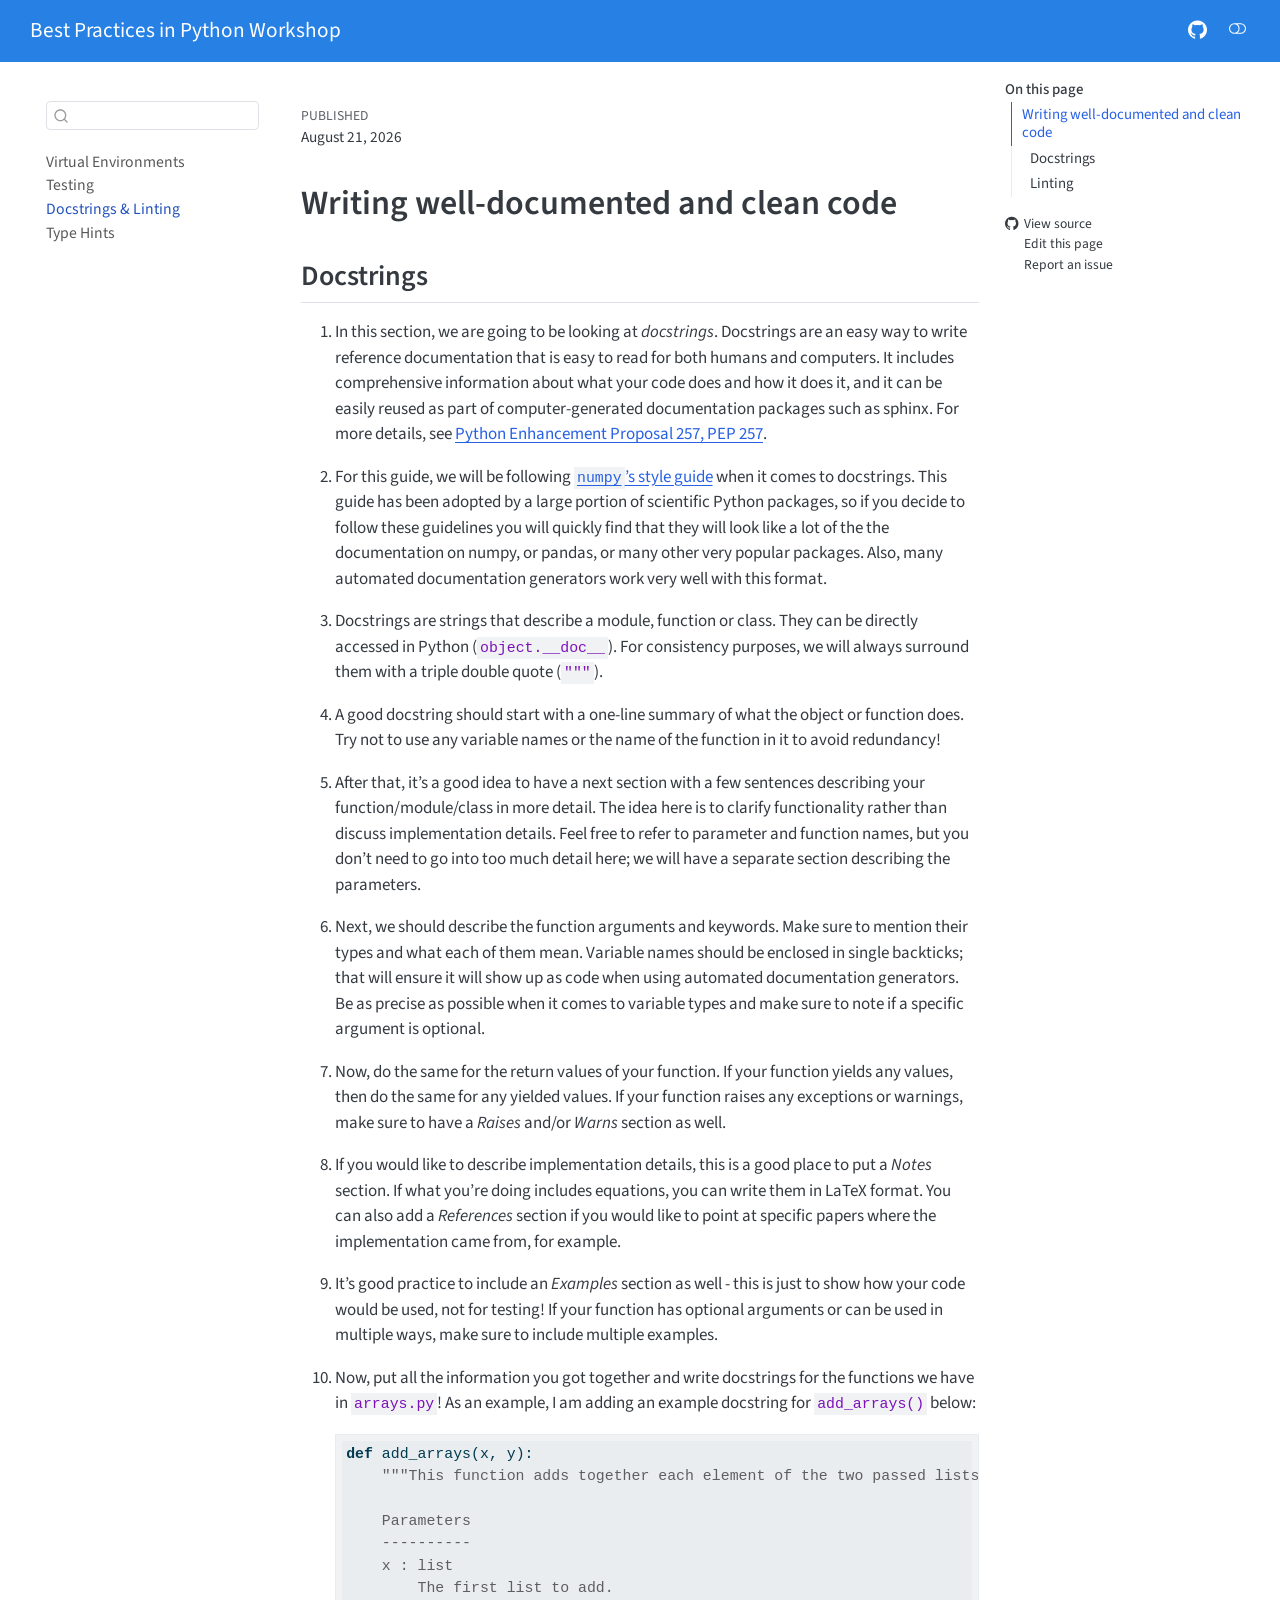
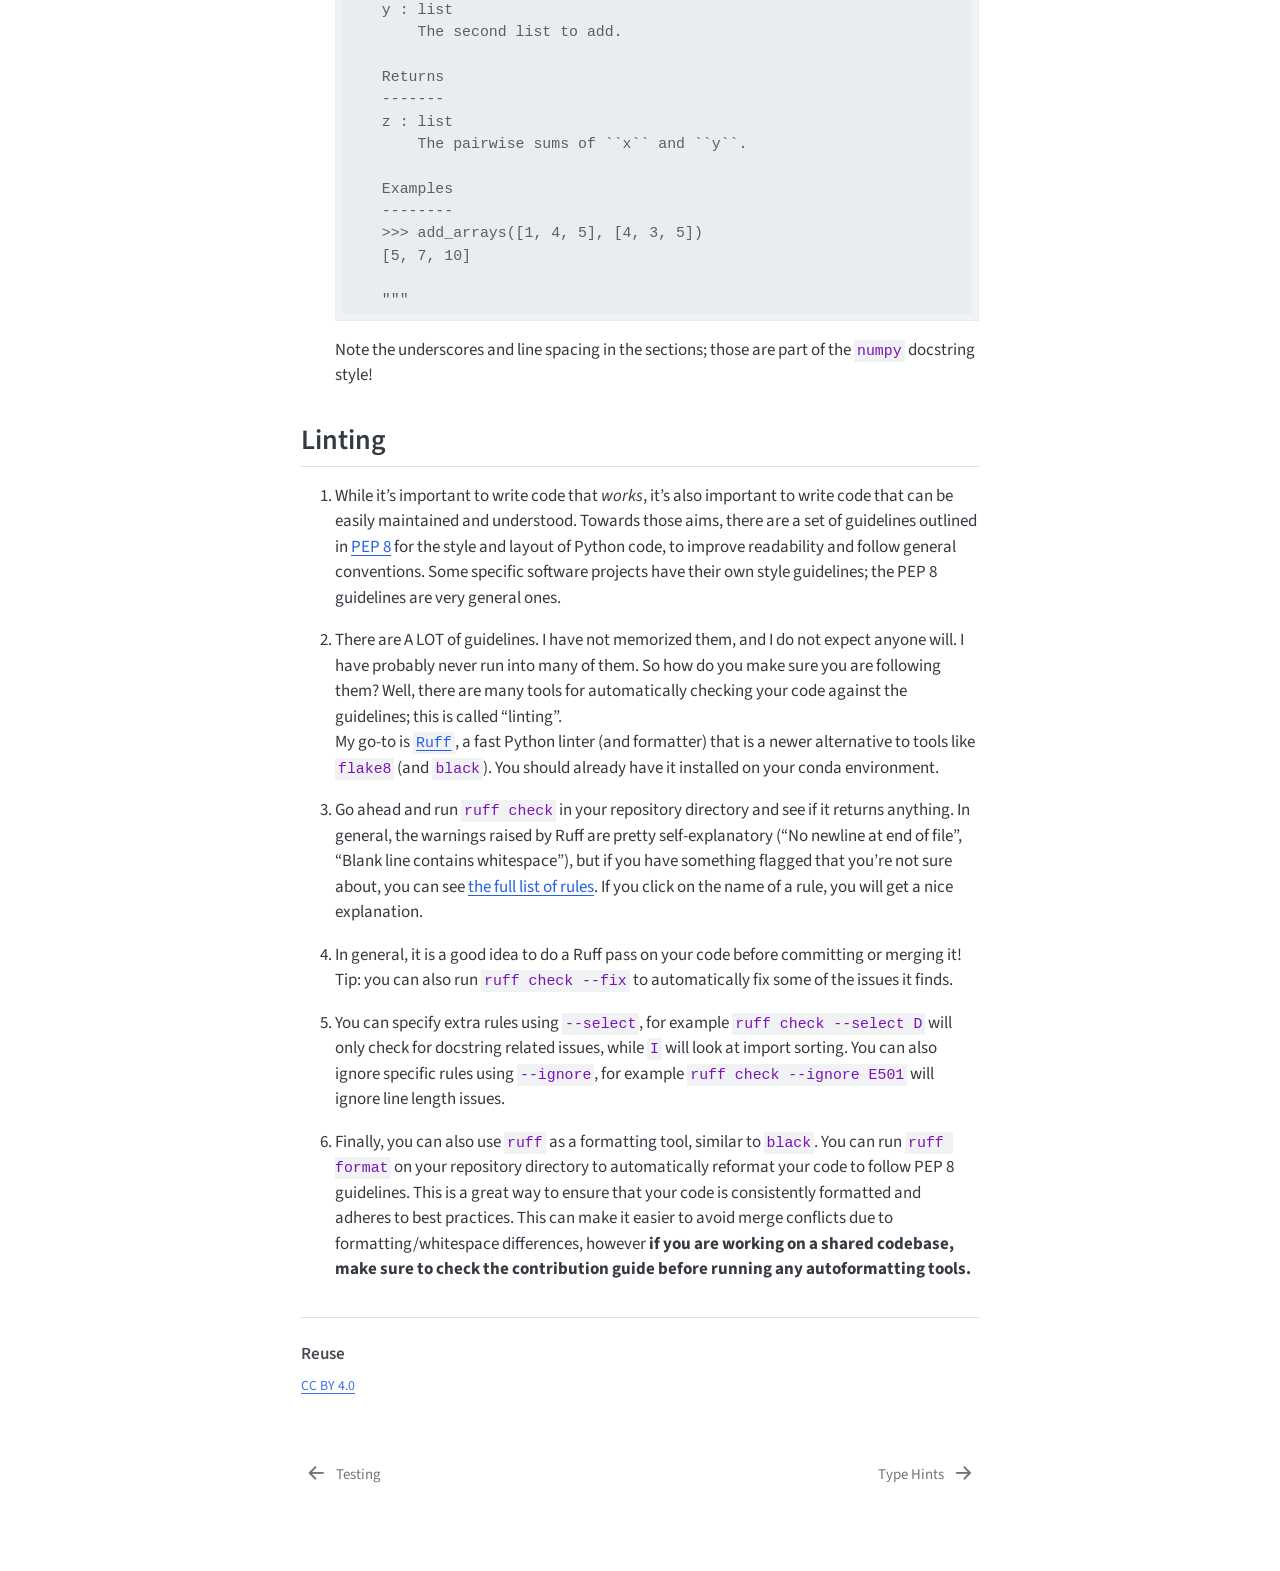
<file: docstrings.html>
<!DOCTYPE html>
<html xmlns="http://www.w3.org/1999/xhtml" lang="en" xml:lang="en"><head>

<meta charset="utf-8">
<meta name="generator" content="quarto-1.10.18">

<meta name="viewport" content="width=device-width, initial-scale=1.0, user-scalable=yes">

<meta name="dcterms.date" content="2026-08-21">

<title>docstrings – Best Practices in Python Workshop</title>
<style>
/* Default styles provided by pandoc.
** See https://pandoc.org/MANUAL.html#variables-for-html for config info.
*/
span.smallcaps{font-variant: small-caps;}
div.columns{display: flex; gap: 1.5em;}
div.column{flex: auto;}
@media screen {
div.columns{gap: min(4vw, 1.5em);}
div.column{overflow-x: auto;}
}
div.hanging-indent{margin-left: 1.5em; text-indent: -1.5em;}
ul.task-list{list-style: none;}
ul.task-list li input[type="checkbox"] {
  width: 0.8em;
  margin: 0 0.8em 0.2em -1em; /* quarto-specific, see https://github.com/quarto-dev/quarto-cli/issues/4556 */ 
  vertical-align: middle;
}
/* CSS for syntax highlighting */
html { -webkit-text-size-adjust: 100%; }
pre > code.sourceCode { white-space: pre; position: relative; }
pre > code.sourceCode > span { display: inline-block; line-height: 1.25; }
pre > code.sourceCode > span:empty { height: 1.2em; }
.sourceCode { overflow: visible; }
code.sourceCode > span { color: inherit; text-decoration: inherit; }
div.sourceCode { margin: 1em 0; }
pre.sourceCode { margin: 0; }
@media screen {
div.sourceCode { overflow: auto; }
}
@media print {
pre > code.sourceCode { white-space: pre-wrap; }
pre > code.sourceCode > span { text-indent: -5em; padding-left: 5em; }
}
pre.numberSource code
  { counter-reset: source-line 0; }
pre.numberSource code > span
  { position: relative; left: -4em; counter-increment: source-line; }
pre.numberSource code > span > a:first-child::before
  { content: counter(source-line);
    position: relative; left: -1em; text-align: right; vertical-align: baseline;
    border: none; display: inline-block;
    -webkit-touch-callout: none; -webkit-user-select: none;
    -khtml-user-select: none; -moz-user-select: none;
    -ms-user-select: none; user-select: none;
    padding: 0 4px; width: 4em;
  }
pre.numberSource { margin-left: 3em;  padding-left: 4px; }
div.sourceCode
  {   }
@media screen {
pre > code.sourceCode > span > a:first-child::before { text-decoration: underline; }
}
</style>


<script src="site_libs/quarto-nav/quarto-nav.js"></script>
<script src="site_libs/quarto-nav/headroom.min.js"></script>
<script src="site_libs/clipboard/clipboard.min.js"></script>
<script src="site_libs/quarto-search/autocomplete.umd.js"></script>
<script src="site_libs/quarto-search/fuse.min.js"></script>
<script src="site_libs/quarto-search/quarto-search.js"></script>
<meta name="quarto:offset" content="./">
<link href="./typing.html" rel="next">
<link href="./pytest.html" rel="prev">
<script src="site_libs/quarto-html/quarto.js" type="module"></script>
<script src="site_libs/quarto-html/tabsets/tabsets.js" type="module"></script>
<script src="site_libs/quarto-html/popper.min.js"></script>
<script src="site_libs/quarto-html/tippy.umd.min.js"></script>
<script src="site_libs/quarto-html/anchor.min.js"></script>
<link href="site_libs/quarto-html/tippy.css" rel="stylesheet">
<link href="site_libs/quarto-html/quarto-syntax-highlighting-64a204ab8560d761af7679ceaba22944.css" rel="stylesheet" class="quarto-color-scheme" id="quarto-text-highlighting-styles">
<link href="site_libs/quarto-html/quarto-syntax-highlighting-dark-b85bc7c33db8c58e0ec93c3465666fed.css" rel="stylesheet" class="quarto-color-scheme quarto-color-alternate" id="quarto-text-highlighting-styles">
<link href="site_libs/quarto-html/quarto-syntax-highlighting-64a204ab8560d761af7679ceaba22944.css" rel="stylesheet" class="quarto-color-scheme-extra" id="quarto-text-highlighting-styles">
<script src="site_libs/bootstrap/bootstrap.min.js"></script>
<link href="site_libs/bootstrap/bootstrap-icons.css" rel="stylesheet">
<link href="site_libs/bootstrap/bootstrap-d63a2c9c8df14b07662b36303925c8cc.min.css" rel="stylesheet" append-hash="true" class="quarto-color-scheme" id="quarto-bootstrap" data-mode="light">
<link href="site_libs/bootstrap/bootstrap-dark-25e9c8d42985e58e95e1fd0d2beab71c.min.css" rel="stylesheet" append-hash="true" class="quarto-color-scheme quarto-color-alternate" id="quarto-bootstrap" data-mode="dark">
<link href="site_libs/bootstrap/bootstrap-d63a2c9c8df14b07662b36303925c8cc.min.css" rel="stylesheet" append-hash="true" class="quarto-color-scheme-extra" id="quarto-bootstrap" data-mode="light">
<script id="quarto-search-options" type="application/json">{
  "location": "sidebar",
  "copy-button": false,
  "collapse-after": 3,
  "panel-placement": "start",
  "type": "textbox",
  "limit": 50,
  "keyboard-shortcut": [
    "f",
    "/",
    "s"
  ],
  "show-item-context": true,
  "language": {
    "search-no-results-text": "No results",
    "search-matching-documents-text": "matching documents",
    "search-copy-link-title": "Copy link to search",
    "search-hide-matches-text": "Hide additional matches",
    "search-more-match-text": "more match in this document",
    "search-more-matches-text": "more matches in this document",
    "search-clear-button-title": "Clear",
    "search-text-placeholder": "",
    "search-detached-cancel-button-title": "Cancel",
    "search-submit-button-title": "Submit",
    "search-label": "Search"
  }
}</script>


<meta property="og:title" content="Best Practices in Python Workshop">
<meta property="og:site_name" content="Best Practices in Python Workshop">
</head>

<body class="nav-sidebar floating nav-fixed quarto-light"><script id="quarto-html-before-body" type="application/javascript">
    const toggleBodyColorMode = (bsSheetEl) => {
      const mode = bsSheetEl.getAttribute("data-mode");
      const bodyEl = window.document.querySelector("body");
      if (mode === "dark") {
        bodyEl.classList.add("quarto-dark");
        bodyEl.classList.remove("quarto-light");
      } else {
        bodyEl.classList.add("quarto-light");
        bodyEl.classList.remove("quarto-dark");
      }
    }
    const toggleBodyColorPrimary = () => {
      const bsSheetEl = window.document.querySelector("link#quarto-bootstrap:not([rel=disabled-stylesheet])");
      if (bsSheetEl) {
        toggleBodyColorMode(bsSheetEl);
      }
    }
    const setColorSchemeToggle = (alternate) => {
      const toggles = window.document.querySelectorAll('.quarto-color-scheme-toggle');
      for (let i=0; i < toggles.length; i++) {
        const toggle = toggles[i];
        if (toggle) {
          if (alternate) {
            toggle.classList.add("alternate");
          } else {
            toggle.classList.remove("alternate");
          }
        }
      }
    };
    const toggleColorMode = (alternate) => {
      // Switch the stylesheets
      const primaryStylesheets = window.document.querySelectorAll('link.quarto-color-scheme:not(.quarto-color-alternate)');
      const alternateStylesheets = window.document.querySelectorAll('link.quarto-color-scheme.quarto-color-alternate');
      manageTransitions('#quarto-margin-sidebar .nav-link', false);
      if (alternate) {
        // note: dark is layered on light, we don't disable primary!
        enableStylesheet(alternateStylesheets);
        for (const sheetNode of alternateStylesheets) {
          if (sheetNode.id === "quarto-bootstrap") {
            toggleBodyColorMode(sheetNode);
          }
        }
      } else {
        disableStylesheet(alternateStylesheets);
        enableStylesheet(primaryStylesheets)
        toggleBodyColorPrimary();
      }
      manageTransitions('#quarto-margin-sidebar .nav-link', true);
      // Switch the toggles
      setColorSchemeToggle(alternate)
      // Hack to workaround the fact that safari doesn't
      // properly recolor the scrollbar when toggling (#1455)
      if (navigator.userAgent.indexOf('Safari') > 0 && navigator.userAgent.indexOf('Chrome') == -1) {
        manageTransitions("body", false);
        window.scrollTo(0, 1);
        setTimeout(() => {
          window.scrollTo(0, 0);
          manageTransitions("body", true);
        }, 40);
      }
    }
    const disableStylesheet = (stylesheets) => {
      for (let i=0; i < stylesheets.length; i++) {
        const stylesheet = stylesheets[i];
        stylesheet.rel = 'disabled-stylesheet';
      }
    }
    const enableStylesheet = (stylesheets) => {
      for (let i=0; i < stylesheets.length; i++) {
        const stylesheet = stylesheets[i];
        if(stylesheet.rel !== 'stylesheet') { // for Chrome, which will still FOUC without this check
          stylesheet.rel = 'stylesheet';
        }
      }
    }
    const manageTransitions = (selector, allowTransitions) => {
      const els = window.document.querySelectorAll(selector);
      for (let i=0; i < els.length; i++) {
        const el = els[i];
        if (allowTransitions) {
          el.classList.remove('notransition');
        } else {
          el.classList.add('notransition');
        }
      }
    }
    const isFileUrl = () => {
      return window.location.protocol === 'file:';
    }
    const hasAlternateSentinel = () => {
      let styleSentinel = getColorSchemeSentinel();
      if (styleSentinel !== null) {
        return styleSentinel === "alternate";
      } else {
        return false;
      }
    }
    const setStyleSentinel = (alternate) => {
      const value = alternate ? "alternate" : "default";
      if (!isFileUrl()) {
        window.localStorage.setItem("quarto-color-scheme", value);
      } else {
        localAlternateSentinel = value;
      }
    }
    const getColorSchemeSentinel = () => {
      if (!isFileUrl()) {
        const storageValue = window.localStorage.getItem("quarto-color-scheme");
        return storageValue != null ? storageValue : localAlternateSentinel;
      } else {
        return localAlternateSentinel;
      }
    }
    const toggleGiscusIfUsed = (isAlternate, darkModeDefault) => {
      const baseTheme = document.querySelector('#giscus-base-theme')?.value ?? 'light';
      const alternateTheme = document.querySelector('#giscus-alt-theme')?.value ?? 'dark';
      let newTheme = '';
      if(authorPrefersDark) {
        newTheme = isAlternate ? baseTheme : alternateTheme;
      } else {
        newTheme = isAlternate ? alternateTheme : baseTheme;
      }
      const changeGiscusTheme = () => {
        // From: https://github.com/giscus/giscus/issues/336
        const sendMessage = (message) => {
          const iframe = document.querySelector('iframe.giscus-frame');
          if (!iframe) return;
          iframe.contentWindow.postMessage({ giscus: message }, 'https://giscus.app');
        }
        sendMessage({
          setConfig: {
            theme: newTheme
          }
        });
      }
      const isGiscussLoaded = window.document.querySelector('iframe.giscus-frame') !== null;
      if (isGiscussLoaded) {
        changeGiscusTheme();
      }
    };
    const authorPrefersDark = false;
    const queryPrefersDark = window.matchMedia('(prefers-color-scheme: dark)');
    const darkModeDefault = queryPrefersDark.matches;
      document.querySelector('link#quarto-text-highlighting-styles.quarto-color-scheme-extra').rel = 'disabled-stylesheet';
      document.querySelector('link#quarto-bootstrap.quarto-color-scheme-extra').rel = 'disabled-stylesheet';
    let localAlternateSentinel = darkModeDefault ? 'alternate' : 'default';
    // Dark / light mode switch
    window.quartoToggleColorScheme = () => {
      // Read the current dark / light value
      let toAlternate = !hasAlternateSentinel();
      toggleColorMode(toAlternate);
      setStyleSentinel(toAlternate);
      toggleGiscusIfUsed(toAlternate, darkModeDefault);
      window.dispatchEvent(new Event('resize'));
    };
    queryPrefersDark.addEventListener("change", e => {
      if(window.localStorage.getItem("quarto-color-scheme") !== null)
        return;
      const alternate = e.matches
      toggleColorMode(alternate);
      localAlternateSentinel = e.matches ? 'alternate' : 'default'; // this is used alongside local storage!
      toggleGiscusIfUsed(alternate, darkModeDefault);
    });
    // Switch to dark mode if need be
    if (hasAlternateSentinel()) {
      toggleColorMode(true);
    } else {
      toggleColorMode(false);
    }
  </script>

<div id="quarto-search-results"></div>
  <header id="quarto-header" class="headroom fixed-top">
    <nav class="navbar navbar-expand-lg " data-bs-theme="dark">
      <div class="navbar-container container-fluid">
      <div class="navbar-brand-container mx-auto">
    <a class="navbar-brand" href="./index.html">
    <span class="navbar-title">Best Practices in Python Workshop</span>
    </a>
  </div>
          <button class="navbar-toggler" type="button" data-bs-toggle="collapse" data-bs-target="#navbarCollapse" aria-controls="navbarCollapse" role="menu" aria-expanded="false" aria-label="Toggle navigation" onclick="if (window.quartoToggleHeadroom) { window.quartoToggleHeadroom(); }">
  <span class="navbar-toggler-icon"></span>
</button>
          <div class="collapse navbar-collapse" id="navbarCollapse">
            <ul class="navbar-nav navbar-nav-scroll ms-auto">
  <li class="nav-item compact">
    <a class="nav-link" href="https://github.com/TheJacksonLaboratory/bestpractices_workshop"> <i class="bi bi-github" role="img" aria-label="GitHub repository">
</i> 
<span class="menu-text"></span></a>
  </li>  
</ul>
              <div class="quarto-navbar-tools">
  <a href="" class="quarto-color-scheme-toggle quarto-navigation-tool  px-1" onclick="window.quartoToggleColorScheme(); return false;" title="Toggle dark mode"><i class="bi"></i></a>
</div>
          </div> <!-- /navcollapse -->
      </div> <!-- /container-fluid -->
    </nav>
  <nav class="quarto-secondary-nav">
    <div class="container-fluid d-flex">
      <button type="button" class="quarto-btn-toggle btn" data-bs-toggle="collapse" role="button" data-bs-target=".quarto-sidebar-collapse-item" aria-controls="quarto-sidebar" aria-expanded="false" aria-label="Toggle sidebar navigation" onclick="if (window.quartoToggleHeadroom) { window.quartoToggleHeadroom(); }">
        <i class="bi bi-layout-text-sidebar-reverse"></i>
      </button>
        <a class="flex-grow-1 no-decor" role="navigation" data-bs-toggle="collapse" data-bs-target=".quarto-sidebar-collapse-item" aria-controls="quarto-sidebar" aria-expanded="false" aria-label="Toggle sidebar navigation" onclick="if (window.quartoToggleHeadroom) { window.quartoToggleHeadroom(); }">      
          <h1 class="quarto-secondary-nav-title"></h1>
        </a>     
      <button type="button" class="btn quarto-search-button" aria-label="Search" onclick="window.quartoOpenSearch();">
        <i class="bi bi-search"></i>
      </button>
    </div>
  </nav>
</header>
<!-- content -->
<div id="quarto-content" class="quarto-container page-columns page-rows-contents page-layout-article page-navbar">
<!-- sidebar -->
  <nav id="quarto-sidebar" class="sidebar collapse collapse-horizontal quarto-sidebar-collapse-item sidebar-navigation floating overflow-auto">
        <div class="mt-2 flex-shrink-0 align-items-center">
        <div class="sidebar-search">
        <div id="quarto-search" class="" title="Search"></div>
        </div>
        </div>
    <div class="sidebar-menu-container"> 
    <ul class="list-unstyled mt-1">
        <li class="sidebar-item">
  <div class="sidebar-item-container"> 
  <a href="./conda.html" class="sidebar-item-text sidebar-link">
 <span class="menu-text">Virtual Environments</span></a>
  </div>
</li>
        <li class="sidebar-item">
  <div class="sidebar-item-container"> 
  <a href="./pytest.html" class="sidebar-item-text sidebar-link">
 <span class="menu-text">Testing</span></a>
  </div>
</li>
        <li class="sidebar-item">
  <div class="sidebar-item-container"> 
  <a href="./docstrings.html" class="sidebar-item-text sidebar-link active">
 <span class="menu-text">Docstrings &amp; Linting</span></a>
  </div>
</li>
        <li class="sidebar-item">
  <div class="sidebar-item-container"> 
  <a href="./typing.html" class="sidebar-item-text sidebar-link">
 <span class="menu-text">Type Hints</span></a>
  </div>
</li>
    </ul>
    </div>
</nav>
<div id="quarto-sidebar-glass" class="quarto-sidebar-collapse-item" data-bs-toggle="collapse" data-bs-target=".quarto-sidebar-collapse-item"></div>
<!-- margin-sidebar -->
    <div id="quarto-margin-sidebar" class="sidebar margin-sidebar">
        <nav id="TOC" role="doc-toc" class="toc-active" data-toc-expanded="99">
    <h2 id="toc-title">On this page</h2>
   
  <ul>
  <li><a href="#writing-well-documented-and-clean-code" id="toc-writing-well-documented-and-clean-code" class="nav-link active" data-scroll-target="#writing-well-documented-and-clean-code">Writing well-documented and clean code</a>
  <ul class="collapse">
  <li><a href="#docstrings" id="toc-docstrings" class="nav-link" data-scroll-target="#docstrings">Docstrings</a></li>
  <li><a href="#linting" id="toc-linting" class="nav-link" data-scroll-target="#linting">Linting</a></li>
  </ul></li>
  </ul>
<div class="toc-actions"><ul><li><a href="https://github.com/TheJacksonLaboratory/bestpractices_workshop/blob/main/docstrings.md" class="toc-action"><i class="bi bi-github"></i>View source</a></li><li><a href="https://github.com/TheJacksonLaboratory/bestpractices_workshop/edit/main/docstrings.md" class="toc-action"><i class="bi empty"></i>Edit this page</a></li><li><a href="https://github.com/TheJacksonLaboratory/bestpractices_workshop/issues/new" class="toc-action"><i class="bi empty"></i>Report an issue</a></li></ul></div></nav>
    </div>
<!-- main -->
<main class="content" id="quarto-document-content">


<header id="title-block-header" class="quarto-title-block default">
<div class="quarto-title">
</div>



<div class="quarto-title-meta">

    
    <div>
    <div class="quarto-title-meta-heading">Published</div>
    <div class="quarto-title-meta-contents">
      <p class="date">August 21, 2026</p>
    </div>
  </div>
  
    
  </div>
  


</header>


<section id="writing-well-documented-and-clean-code" class="level1">
<h1>Writing well-documented and clean code</h1>
<section id="docstrings" class="level2">
<h2 class="anchored" data-anchor-id="docstrings">Docstrings</h2>
<ol type="1">
<li><p>In this section, we are going to be looking at <em>docstrings</em>. Docstrings are an easy way to write reference documentation that is easy to read for both humans and computers. It includes comprehensive information about what your code does and how it does it, and it can be easily reused as part of computer-generated documentation packages such as sphinx. For more details, see <a href="https://peps.python.org/pep-0257/">Python Enhancement Proposal 257, PEP 257</a>.</p></li>
<li><p>For this guide, we will be following <a href="https://numpydoc.readthedocs.io/en/stable/format.html#docstring-standard"><code>numpy</code>’s style guide</a> when it comes to docstrings. This guide has been adopted by a large portion of scientific Python packages, so if you decide to follow these guidelines you will quickly find that they will look like a lot of the the documentation on numpy, or pandas, or many other very popular packages. Also, many automated documentation generators work very well with this format.</p></li>
<li><p>Docstrings are strings that describe a module, function or class. They can be directly accessed in Python (<code>object.__doc__</code>). For consistency purposes, we will always surround them with a triple double quote (<code>"""</code>).</p></li>
<li><p>A good docstring should start with a one-line summary of what the object or function does. Try not to use any variable names or the name of the function in it to avoid redundancy!</p></li>
<li><p>After that, it’s a good idea to have a next section with a few sentences describing your function/module/class in more detail. The idea here is to clarify functionality rather than discuss implementation details. Feel free to refer to parameter and function names, but you don’t need to go into too much detail here; we will have a separate section describing the parameters.</p></li>
<li><p>Next, we should describe the function arguments and keywords. Make sure to mention their types and what each of them mean. Variable names should be enclosed in single backticks; that will ensure it will show up as code when using automated documentation generators. Be as precise as possible when it comes to variable types and make sure to note if a specific argument is optional.</p></li>
<li><p>Now, do the same for the return values of your function. If your function yields any values, then do the same for any yielded values. If your function raises any exceptions or warnings, make sure to have a <em>Raises</em> and/or <em>Warns</em> section as well.</p></li>
<li><p>If you would like to describe implementation details, this is a good place to put a <em>Notes</em> section. If what you’re doing includes equations, you can write them in LaTeX format. You can also add a <em>References</em> section if you would like to point at specific papers where the implementation came from, for example.</p></li>
<li><p>It’s good practice to include an <em>Examples</em> section as well - this is just to show how your code would be used, not for testing! If your function has optional arguments or can be used in multiple ways, make sure to include multiple examples.</p></li>
<li><p>Now, put all the information you got together and write docstrings for the functions we have in <code>arrays.py</code>! As an example, I am adding an example docstring for <code>add_arrays()</code> below:</p>
<div class="code-copy-outer-scaffold"><div class="sourceCode" id="cb1"><pre class="sourceCode python code-with-copy"><code class="sourceCode python"><span id="cb1-1"><a href="#cb1-1" aria-hidden="true" tabindex="-1"></a><span class="kw">def</span> add_arrays(x, y):</span>
<span id="cb1-2"><a href="#cb1-2" aria-hidden="true" tabindex="-1"></a>    <span class="co">"""This function adds together each element of the two passed lists.</span></span>
<span id="cb1-3"><a href="#cb1-3" aria-hidden="true" tabindex="-1"></a></span>
<span id="cb1-4"><a href="#cb1-4" aria-hidden="true" tabindex="-1"></a><span class="co">    Parameters</span></span>
<span id="cb1-5"><a href="#cb1-5" aria-hidden="true" tabindex="-1"></a><span class="co">    ----------</span></span>
<span id="cb1-6"><a href="#cb1-6" aria-hidden="true" tabindex="-1"></a><span class="co">    x : list</span></span>
<span id="cb1-7"><a href="#cb1-7" aria-hidden="true" tabindex="-1"></a><span class="co">        The first list to add.</span></span>
<span id="cb1-8"><a href="#cb1-8" aria-hidden="true" tabindex="-1"></a><span class="co">    y : list</span></span>
<span id="cb1-9"><a href="#cb1-9" aria-hidden="true" tabindex="-1"></a><span class="co">        The second list to add.</span></span>
<span id="cb1-10"><a href="#cb1-10" aria-hidden="true" tabindex="-1"></a></span>
<span id="cb1-11"><a href="#cb1-11" aria-hidden="true" tabindex="-1"></a><span class="co">    Returns</span></span>
<span id="cb1-12"><a href="#cb1-12" aria-hidden="true" tabindex="-1"></a><span class="co">    -------</span></span>
<span id="cb1-13"><a href="#cb1-13" aria-hidden="true" tabindex="-1"></a><span class="co">    z : list</span></span>
<span id="cb1-14"><a href="#cb1-14" aria-hidden="true" tabindex="-1"></a><span class="co">        The pairwise sums of ``x`` and ``y``.</span></span>
<span id="cb1-15"><a href="#cb1-15" aria-hidden="true" tabindex="-1"></a></span>
<span id="cb1-16"><a href="#cb1-16" aria-hidden="true" tabindex="-1"></a><span class="co">    Examples</span></span>
<span id="cb1-17"><a href="#cb1-17" aria-hidden="true" tabindex="-1"></a><span class="co">    --------</span></span>
<span id="cb1-18"><a href="#cb1-18" aria-hidden="true" tabindex="-1"></a><span class="co">    &gt;&gt;&gt; add_arrays([1, 4, 5], [4, 3, 5])</span></span>
<span id="cb1-19"><a href="#cb1-19" aria-hidden="true" tabindex="-1"></a><span class="co">    [5, 7, 10]</span></span>
<span id="cb1-20"><a href="#cb1-20" aria-hidden="true" tabindex="-1"></a></span>
<span id="cb1-21"><a href="#cb1-21" aria-hidden="true" tabindex="-1"></a><span class="co">    """</span></span></code></pre></div><button title="Copy to Clipboard" class="code-copy-button"><i class="bi"></i></button></div>
<p>Note the underscores and line spacing in the sections; those are part of the <code>numpy</code> docstring style!</p></li>
</ol>
</section>
<section id="linting" class="level2">
<h2 class="anchored" data-anchor-id="linting">Linting</h2>
<ol type="1">
<li><p>While it’s important to write code that <em>works</em>, it’s also important to write code that can be easily maintained and understood. Towards those aims, there are a set of guidelines outlined in <a href="https://peps.python.org/pep-0008/">PEP 8</a> for the style and layout of Python code, to improve readability and follow general conventions. Some specific software projects have their own style guidelines; the PEP 8 guidelines are very general ones.</p></li>
<li><p>There are A LOT of guidelines. I have not memorized them, and I do not expect anyone will. I have probably never run into many of them. So how do you make sure you are following them? Well, there are many tools for automatically checking your code against the guidelines; this is called “linting”.<br>
My go-to is <a href="https://docs.astral.sh/ruff/"><code>Ruff</code></a>, a fast Python linter (and formatter) that is a newer alternative to tools like <code>flake8</code> (and <code>black</code>). You should already have it installed on your conda environment.</p></li>
<li><p>Go ahead and run <code>ruff check</code> in your repository directory and see if it returns anything. In general, the warnings raised by Ruff are pretty self-explanatory (“No newline at end of file”, “Blank line contains whitespace”), but if you have something flagged that you’re not sure about, you can see <a href="https://docs.astral.sh/ruff/rules/">the full list of rules</a>. If you click on the name of a rule, you will get a nice explanation.</p></li>
<li><p>In general, it is a good idea to do a Ruff pass on your code before committing or merging it! Tip: you can also run <code>ruff check --fix</code> to automatically fix some of the issues it finds.</p></li>
<li><p>You can specify extra rules using <code>--select</code>, for example <code>ruff check --select D</code> will only check for docstring related issues, while <code>I</code> will look at import sorting. You can also ignore specific rules using <code>--ignore</code>, for example <code>ruff check --ignore E501</code> will ignore line length issues.</p></li>
<li><p>Finally, you can also use <code>ruff</code> as a formatting tool, similar to <code>black</code>. You can run <code>ruff format</code> on your repository directory to automatically reformat your code to follow PEP 8 guidelines. This is a great way to ensure that your code is consistently formatted and adheres to best practices. This can make it easier to avoid merge conflicts due to formatting/whitespace differences, however <strong>if you are working on a shared codebase, make sure to check the contribution guide before running any autoformatting tools.</strong></p></li>
</ol>


</section>
</section>

<div id="quarto-appendix" class="default"><section class="quarto-appendix-contents" id="quarto-reuse"><h2 class="anchored quarto-appendix-heading">Reuse</h2><div class="quarto-appendix-contents"><div><a rel="license" href="https://creativecommons.org/licenses/by/4.0/">CC BY 4.0</a></div></div></section></div></main> <!-- /main -->
<script id="quarto-html-after-body" type="application/javascript">
  window.document.addEventListener("DOMContentLoaded", function (event) {
    // Ensure there is a toggle, if there isn't float one in the top right
    if (window.document.querySelector('.quarto-color-scheme-toggle') === null) {
      const a = window.document.createElement('a');
      a.classList.add('top-right');
      a.classList.add('quarto-color-scheme-toggle');
      a.href = "";
      a.onclick = function() { try { window.quartoToggleColorScheme(); } catch {} return false; };
      const i = window.document.createElement("i");
      i.classList.add('bi');
      a.appendChild(i);
      window.document.body.appendChild(a);
    }
    setColorSchemeToggle(hasAlternateSentinel())
    const icon = "";
    const anchorJS = new window.AnchorJS();
    anchorJS.options = {
      placement: 'right',
      icon: icon
    };
    anchorJS.add('.anchored');
    const isCodeAnnotation = (el) => {
      for (const clz of el.classList) {
        if (clz.startsWith('code-annotation-')) {                     
          return true;
        }
      }
      return false;
    }
    const onCopySuccess = function(e) {
      // button target
      const button = e.trigger;
      // don't keep focus
      button.blur();
      // flash "checked"
      button.classList.add('code-copy-button-checked');
      var currentTitle = button.getAttribute("title");
      button.setAttribute("title", "Copied!");
      let tooltip;
      if (window.bootstrap) {
        button.setAttribute("data-bs-toggle", "tooltip");
        button.setAttribute("data-bs-placement", "left");
        button.setAttribute("data-bs-title", "Copied!");
        tooltip = new bootstrap.Tooltip(button, 
          { trigger: "manual", 
            customClass: "code-copy-button-tooltip",
            offset: [0, -8]});
        tooltip.show();    
      }
      setTimeout(function() {
        if (tooltip) {
          tooltip.hide();
          button.removeAttribute("data-bs-title");
          button.removeAttribute("data-bs-toggle");
          button.removeAttribute("data-bs-placement");
        }
        button.setAttribute("title", currentTitle);
        button.classList.remove('code-copy-button-checked');
      }, 1000);
      // clear code selection
      e.clearSelection();
    }
    const getTextToCopy = function(trigger) {
      const outerScaffold = trigger.parentElement.cloneNode(true);
      const codeEl = outerScaffold.querySelector('code');
      for (const childEl of codeEl.children) {
        if (isCodeAnnotation(childEl)) {
          childEl.remove();
        }
      }
      return codeEl.innerText;
    }
    const clipboard = new window.ClipboardJS('.code-copy-button:not([data-in-quarto-modal])', {
      text: getTextToCopy
    });
    clipboard.on('success', onCopySuccess);
    if (window.document.getElementById('quarto-embedded-source-code-modal')) {
      const clipboardModal = new window.ClipboardJS('.code-copy-button[data-in-quarto-modal]', {
        text: getTextToCopy,
        container: window.document.getElementById('quarto-embedded-source-code-modal')
      });
      clipboardModal.on('success', onCopySuccess);
    }
      var localhostRegex = new RegExp(/^(?:http|https):\/\/localhost\:?[0-9]*\//);
      var mailtoRegex = new RegExp(/^mailto:/);
        var filterRegex = new RegExp("https:\/\/erickmartins\.github\.io\/bestpractices_workshop\/");
      var isInternal = (href) => {
          return filterRegex.test(href) || localhostRegex.test(href) || mailtoRegex.test(href);
      }
      // Inspect non-navigation links and adorn them if external
     var links = window.document.querySelectorAll('a[href]:not(.nav-link):not(.navbar-brand):not(.toc-action):not(.sidebar-link):not(.sidebar-item-toggle):not(.pagination-link):not(.no-external):not([aria-hidden]):not(.dropdown-item):not(.quarto-navigation-tool):not(.about-link)');
      for (var i=0; i<links.length; i++) {
        const link = links[i];
        if (!isInternal(link.href)) {
          // undo the damage that might have been done by quarto-nav.js in the case of
          // links that we want to consider external
          if (link.dataset.originalHref !== undefined) {
            link.href = link.dataset.originalHref;
          }
        }
      }
    function tippyHover(el, contentFn, onTriggerFn, onUntriggerFn) {
      const config = {
        allowHTML: true,
        maxWidth: 500,
        delay: 100,
        arrow: false,
        appendTo: function(el) {
            return el.parentElement;
        },
        interactive: true,
        interactiveBorder: 10,
        theme: 'quarto',
        placement: 'bottom-start',
      };
      if (contentFn) {
        config.content = contentFn;
      }
      if (onTriggerFn) {
        config.onTrigger = onTriggerFn;
      }
      if (onUntriggerFn) {
        config.onUntrigger = onUntriggerFn;
      }
      window.tippy(el, config); 
    }
    const noterefs = window.document.querySelectorAll('a[role="doc-noteref"]');
    for (var i=0; i<noterefs.length; i++) {
      const ref = noterefs[i];
      tippyHover(ref, function() {
        // use id or data attribute instead here
        let href = ref.getAttribute('data-footnote-href') || ref.getAttribute('href');
        try { href = new URL(href).hash; } catch {}
        const id = href.replace(/^#\/?/, "");
        const note = window.document.getElementById(id);
        if (note) {
          return note.innerHTML;
        } else {
          return "";
        }
      });
    }
    const xrefs = window.document.querySelectorAll('a.quarto-xref');
    const processXRef = (id, note) => {
      // Strip column container classes
      const stripColumnClz = (el) => {
        el.classList.remove("page-full", "page-columns");
        if (el.children) {
          for (const child of el.children) {
            stripColumnClz(child);
          }
        }
      }
      stripColumnClz(note)
      if (id === null || id.startsWith('sec-')) {
        // Special case sections, only their first couple elements
        const container = document.createElement("div");
        if (note.children && note.children.length > 2) {
          container.appendChild(note.children[0].cloneNode(true));
          for (let i = 1; i < note.children.length; i++) {
            const child = note.children[i];
            if (child.tagName === "P" && child.innerText === "") {
              continue;
            } else {
              container.appendChild(child.cloneNode(true));
              break;
            }
          }
          if (window.Quarto?.typesetMath) {
            window.Quarto.typesetMath(container);
          }
          return container.innerHTML
        } else {
          if (window.Quarto?.typesetMath) {
            window.Quarto.typesetMath(note);
          }
          return note.innerHTML;
        }
      } else {
        // Remove any anchor links if they are present
        const anchorLink = note.querySelector('a.anchorjs-link');
        if (anchorLink) {
          anchorLink.remove();
        }
        if (window.Quarto?.typesetMath) {
          window.Quarto.typesetMath(note);
        }
        if (note.classList.contains("callout")) {
          return note.outerHTML;
        } else {
          return note.innerHTML;
        }
      }
    }
    for (var i=0; i<xrefs.length; i++) {
      const xref = xrefs[i];
      tippyHover(xref, undefined, function(instance) {
        instance.disable();
        let url = xref.getAttribute('href');
        let hash = undefined; 
        if (url.startsWith('#')) {
          hash = url;
        } else {
          try { hash = new URL(url).hash; } catch {}
        }
        if (hash) {
          const id = hash.replace(/^#\/?/, "");
          const note = window.document.getElementById(id);
          if (note !== null) {
            try {
              const html = processXRef(id, note.cloneNode(true));
              instance.setContent(html);
            } finally {
              instance.enable();
              instance.show();
            }
          } else {
            // See if we can fetch this
            fetch(url.split('#')[0])
            .then(res => res.text())
            .then(html => {
              const parser = new DOMParser();
              const htmlDoc = parser.parseFromString(html, "text/html");
              const note = htmlDoc.getElementById(id);
              if (note !== null) {
                const html = processXRef(id, note);
                instance.setContent(html);
              } 
            }).finally(() => {
              instance.enable();
              instance.show();
            });
          }
        } else {
          // See if we can fetch a full url (with no hash to target)
          // This is a special case and we should probably do some content thinning / targeting
          fetch(url)
          .then(res => res.text())
          .then(html => {
            const parser = new DOMParser();
            const htmlDoc = parser.parseFromString(html, "text/html");
            const note = htmlDoc.querySelector('main.content');
            if (note !== null) {
              // This should only happen for chapter cross references
              // (since there is no id in the URL)
              // remove the first header
              if (note.children.length > 0 && note.children[0].tagName === "HEADER") {
                note.children[0].remove();
              }
              const html = processXRef(null, note);
              instance.setContent(html);
            } 
          }).finally(() => {
            instance.enable();
            instance.show();
          });
        }
      }, function(instance) {
      });
    }
        let selectedAnnoteEl;
        const selectorForAnnotation = ( cell, annotation) => {
          let cellAttr = 'data-code-cell="' + cell + '"';
          let lineAttr = 'data-code-annotation="' +  annotation + '"';
          const selector = 'span[' + cellAttr + '][' + lineAttr + ']';
          return selector;
        }
        const selectCodeLines = (annoteEl) => {
          const doc = window.document;
          const targetCell = annoteEl.getAttribute("data-target-cell");
          const targetAnnotation = annoteEl.getAttribute("data-target-annotation");
          const annoteSpan = window.document.querySelector(selectorForAnnotation(targetCell, targetAnnotation));
          const lines = annoteSpan.getAttribute("data-code-lines").split(",");
          const lineIds = lines.map((line) => {
            return targetCell + "-" + line;
          })
          let top = null;
          let height = null;
          let parent = null;
          if (lineIds.length > 0) {
              //compute the position of the single el (top and bottom and make a div)
              const el = window.document.getElementById(lineIds[0]);
              top = el.offsetTop;
              height = el.offsetHeight;
              parent = el.parentElement.parentElement;
            if (lineIds.length > 1) {
              const lastEl = window.document.getElementById(lineIds[lineIds.length - 1]);
              const bottom = lastEl.offsetTop + lastEl.offsetHeight;
              height = bottom - top;
            }
            if (top !== null && height !== null && parent !== null) {
              // cook up a div (if necessary) and position it 
              let div = window.document.getElementById("code-annotation-line-highlight");
              if (div === null) {
                div = window.document.createElement("div");
                div.setAttribute("id", "code-annotation-line-highlight");
                div.style.position = 'absolute';
                parent.appendChild(div);
              }
              div.style.top = top - 2 + "px";
              div.style.height = height + 4 + "px";
              div.style.left = 0;
              let gutterDiv = window.document.getElementById("code-annotation-line-highlight-gutter");
              if (gutterDiv === null) {
                gutterDiv = window.document.createElement("div");
                gutterDiv.setAttribute("id", "code-annotation-line-highlight-gutter");
                gutterDiv.style.position = 'absolute';
                const codeCell = window.document.getElementById(targetCell);
                const gutter = codeCell.querySelector('.code-annotation-gutter');
                gutter.appendChild(gutterDiv);
              }
              gutterDiv.style.top = top - 2 + "px";
              gutterDiv.style.height = height + 4 + "px";
            }
            selectedAnnoteEl = annoteEl;
          }
        };
        const unselectCodeLines = () => {
          const elementsIds = ["code-annotation-line-highlight", "code-annotation-line-highlight-gutter"];
          elementsIds.forEach((elId) => {
            const div = window.document.getElementById(elId);
            if (div) {
              div.remove();
            }
          });
          selectedAnnoteEl = undefined;
        };
          // Handle positioning of the toggle
      window.addEventListener(
        "resize",
        throttle(() => {
          elRect = undefined;
          if (selectedAnnoteEl) {
            selectCodeLines(selectedAnnoteEl);
          }
        }, 10)
      );
      function throttle(fn, ms) {
      let throttle = false;
      let timer;
        return (...args) => {
          if(!throttle) { // first call gets through
              fn.apply(this, args);
              throttle = true;
          } else { // all the others get throttled
              if(timer) clearTimeout(timer); // cancel #2
              timer = setTimeout(() => {
                fn.apply(this, args);
                timer = throttle = false;
              }, ms);
          }
        };
      }
        // Attach click handler to the DT
        const annoteDls = window.document.querySelectorAll('dt[data-target-cell]');
        for (const annoteDlNode of annoteDls) {
          annoteDlNode.addEventListener('click', (event) => {
            const clickedEl = event.target;
            if (clickedEl !== selectedAnnoteEl) {
              unselectCodeLines();
              const activeEl = window.document.querySelector('dt[data-target-cell].code-annotation-active');
              if (activeEl) {
                activeEl.classList.remove('code-annotation-active');
              }
              selectCodeLines(clickedEl);
              clickedEl.classList.add('code-annotation-active');
            } else {
              // Unselect the line
              unselectCodeLines();
              clickedEl.classList.remove('code-annotation-active');
            }
          });
        }
    const findCites = (el) => {
      const parentEl = el.parentElement;
      if (parentEl) {
        const cites = parentEl.dataset.cites;
        if (cites) {
          return {
            el,
            cites: cites.split(' ')
          };
        } else {
          return findCites(el.parentElement)
        }
      } else {
        return undefined;
      }
    };
    var bibliorefs = window.document.querySelectorAll('a[role="doc-biblioref"]');
    for (var i=0; i<bibliorefs.length; i++) {
      const ref = bibliorefs[i];
      const citeInfo = findCites(ref);
      if (citeInfo) {
        tippyHover(citeInfo.el, function() {
          var popup = window.document.createElement('div');
          citeInfo.cites.forEach(function(cite) {
            var citeDiv = window.document.createElement('div');
            citeDiv.classList.add('hanging-indent');
            citeDiv.classList.add('csl-entry');
            var biblioDiv = window.document.getElementById('ref-' + cite);
            if (biblioDiv) {
              citeDiv.innerHTML = biblioDiv.innerHTML;
            }
            popup.appendChild(citeDiv);
          });
          return popup.innerHTML;
        });
      }
    }
  });
  </script>
<nav class="page-navigation">
  <div class="nav-page nav-page-previous">
      <a href="./pytest.html" class="pagination-link" aria-label="Testing">
        <i class="bi bi-arrow-left-short"></i> <span class="nav-page-text">Testing</span>
      </a>          
  </div>
  <div class="nav-page nav-page-next">
      <a href="./typing.html" class="pagination-link" aria-label="Type Hints">
        <span class="nav-page-text">Type Hints</span> <i class="bi bi-arrow-right-short"></i>
      </a>
  </div>
</nav>
</div> <!-- /content -->




<footer class="footer"><div class="nav-footer"><div class="nav-footer-center"><div class="toc-actions d-sm-block d-md-none"><ul><li><a href="https://github.com/TheJacksonLaboratory/bestpractices_workshop/blob/main/docstrings.md" class="toc-action"><i class="bi bi-github"></i>View source</a></li><li><a href="https://github.com/TheJacksonLaboratory/bestpractices_workshop/edit/main/docstrings.md" class="toc-action"><i class="bi empty"></i>Edit this page</a></li><li><a href="https://github.com/TheJacksonLaboratory/bestpractices_workshop/issues/new" class="toc-action"><i class="bi empty"></i>Report an issue</a></li></ul></div></div></div></footer></body></html>
</file>
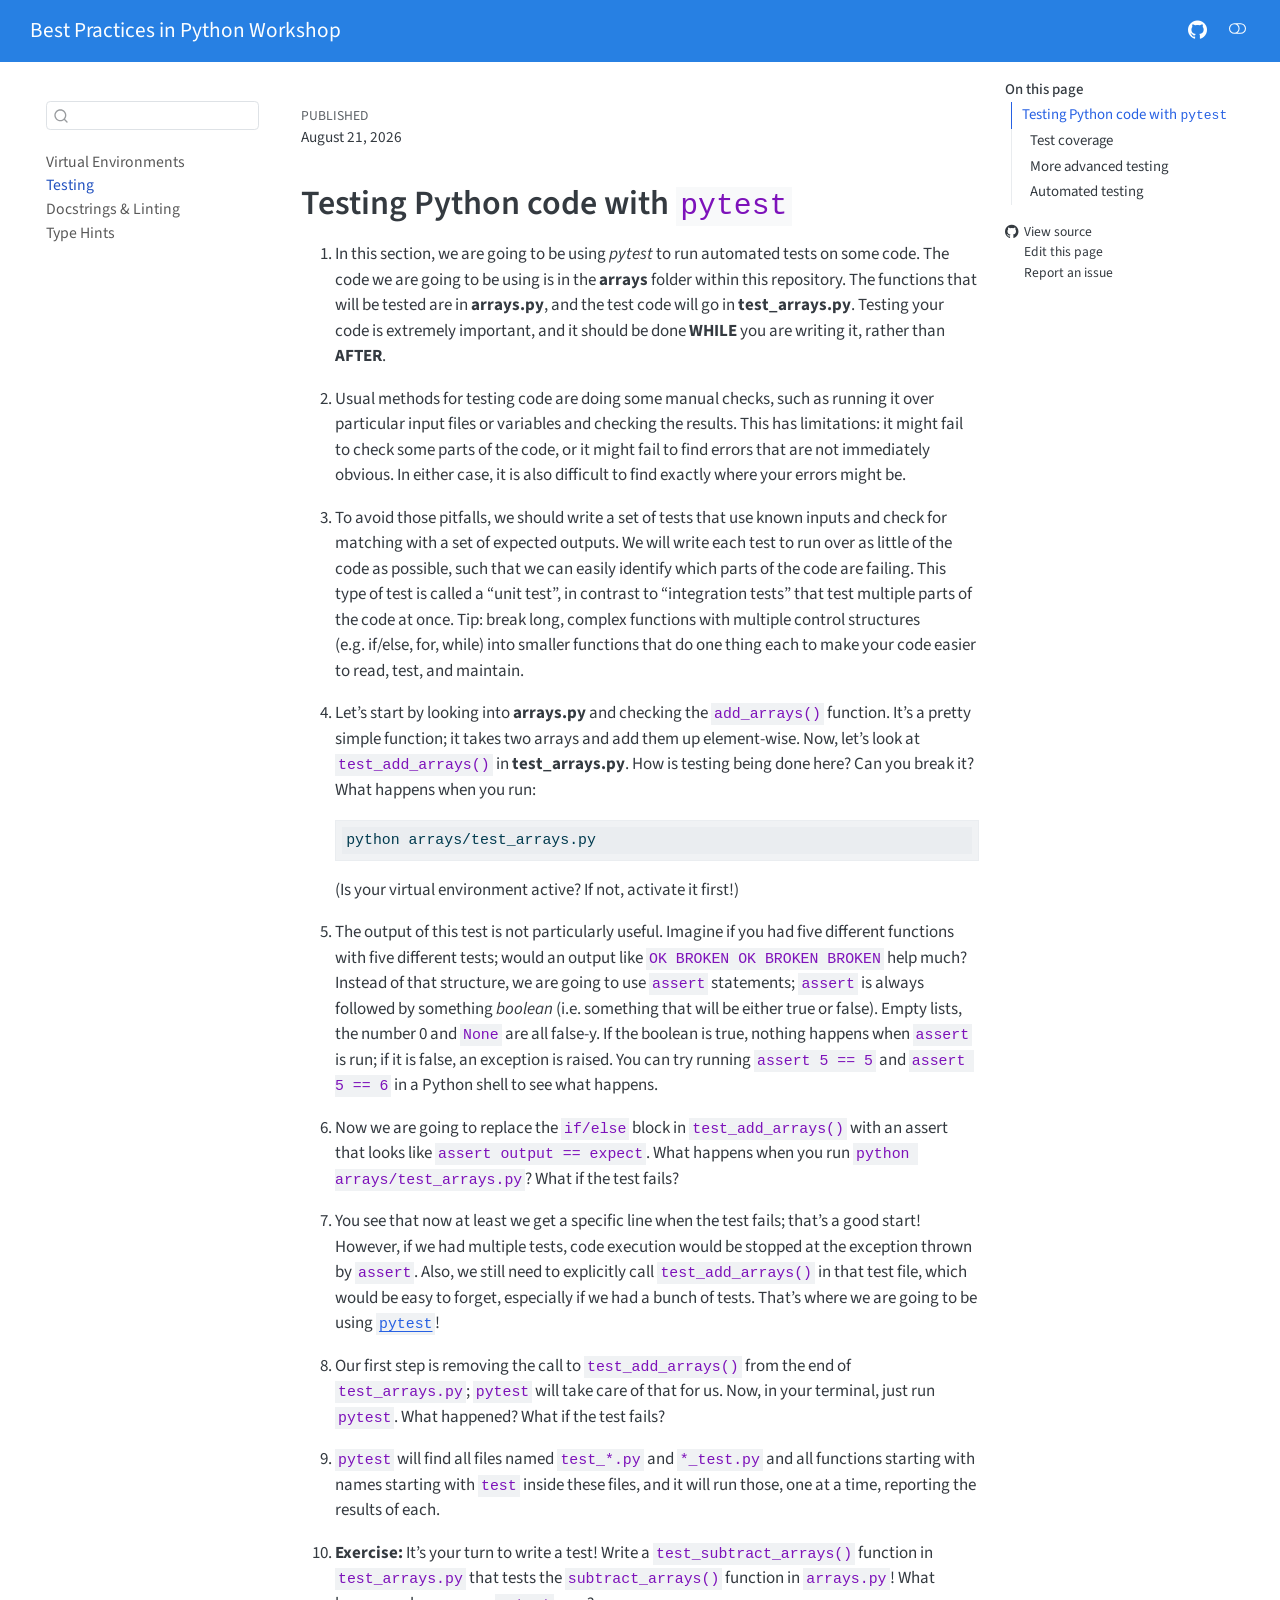
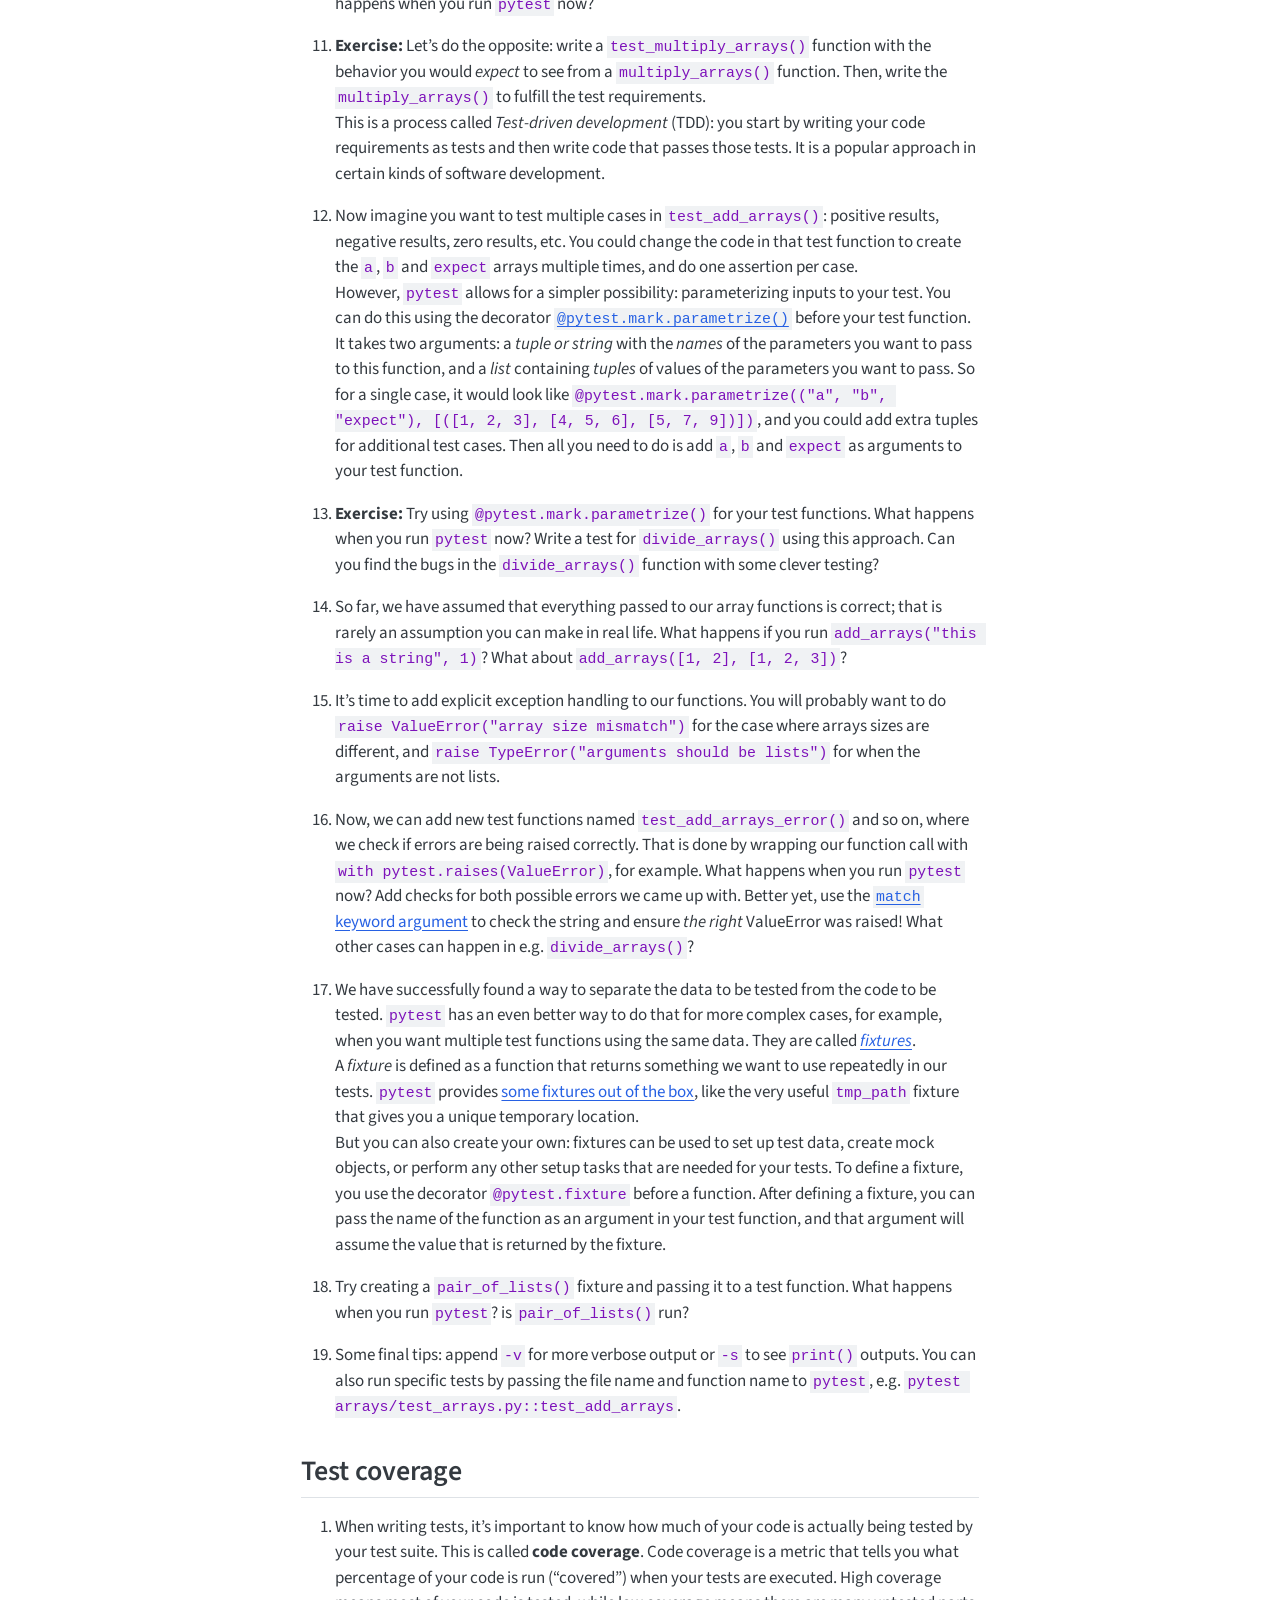
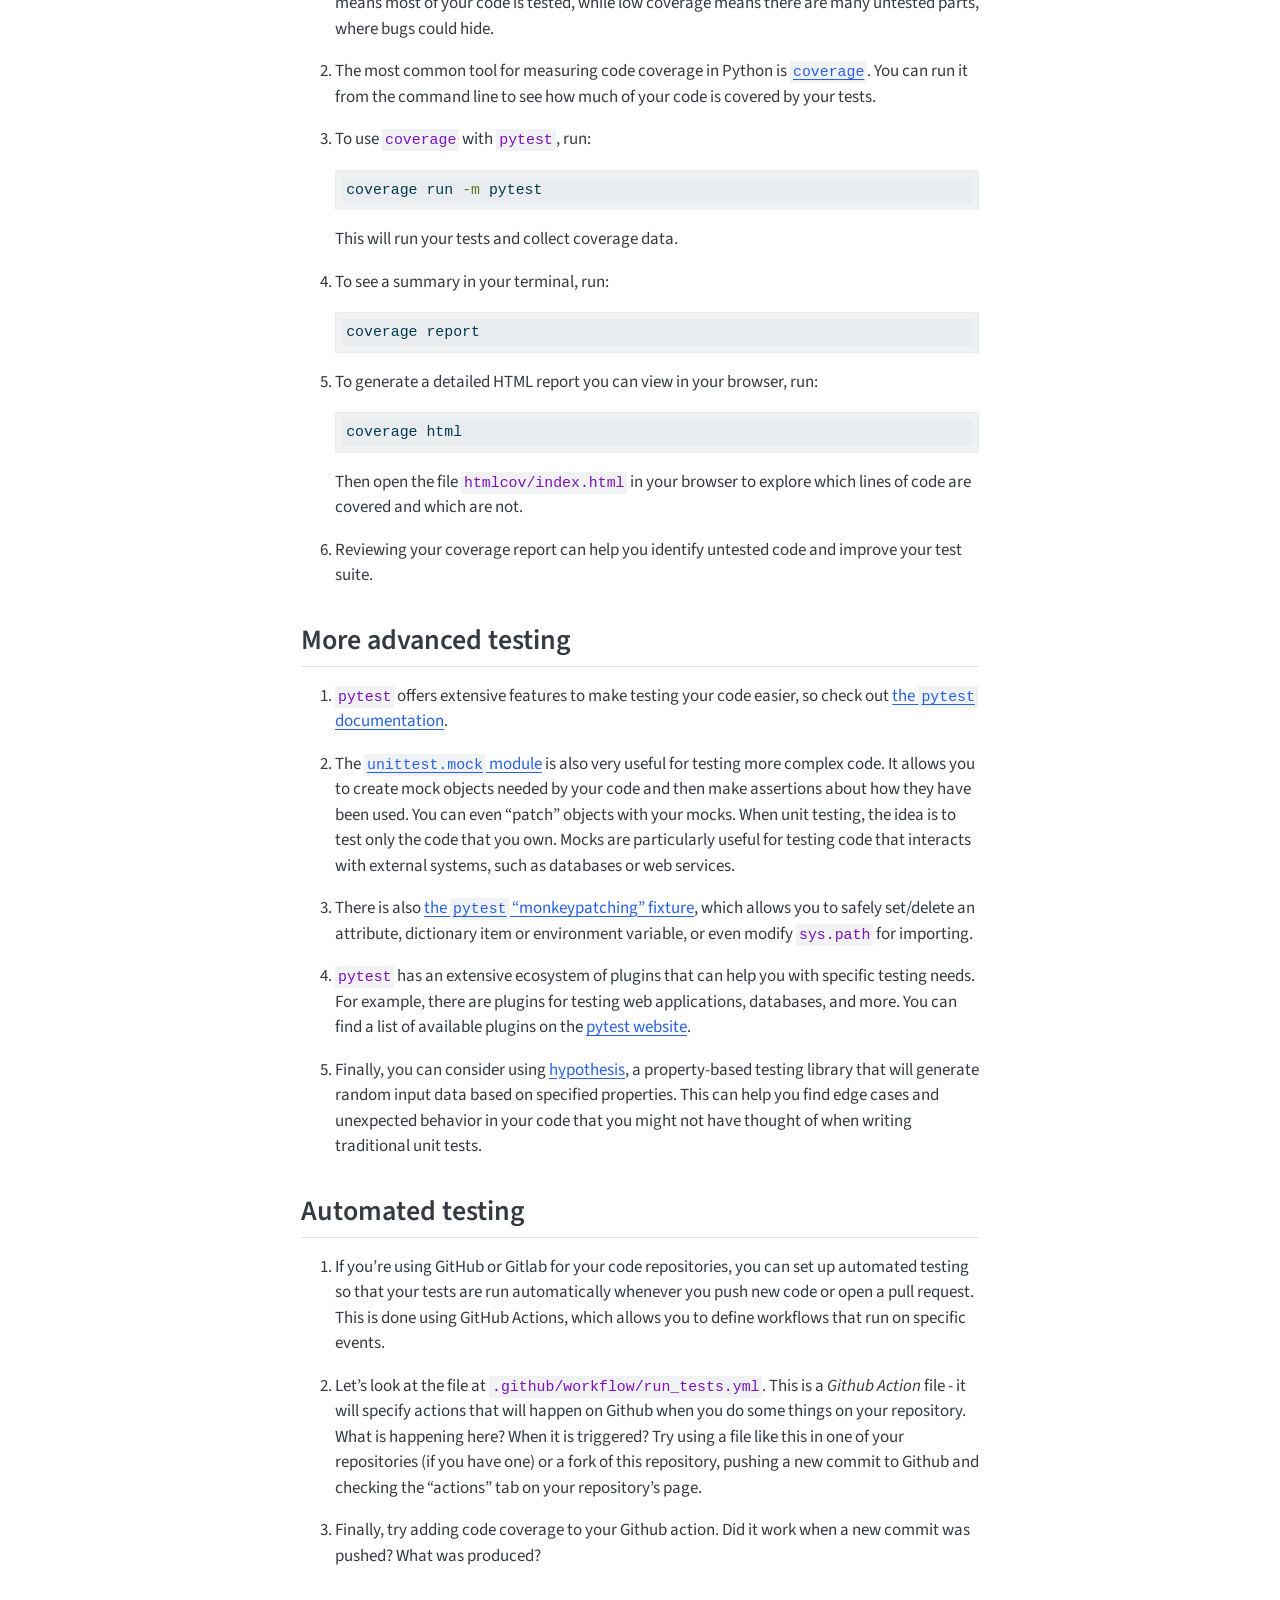
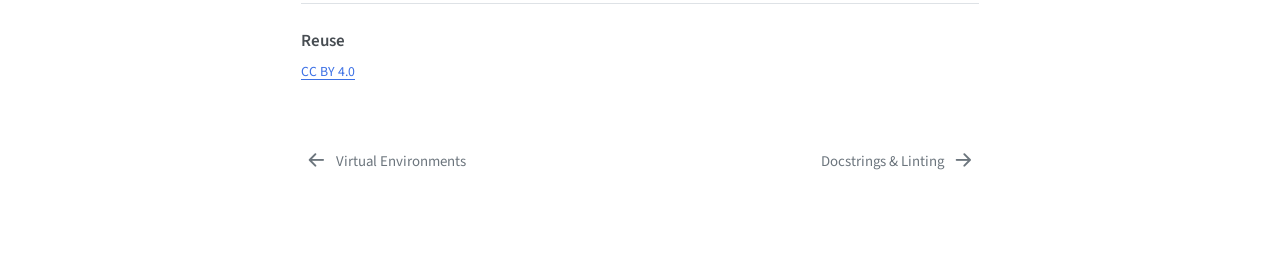
<file: pytest.html>
<!DOCTYPE html>
<html xmlns="http://www.w3.org/1999/xhtml" lang="en" xml:lang="en"><head>

<meta charset="utf-8">
<meta name="generator" content="quarto-1.10.18">

<meta name="viewport" content="width=device-width, initial-scale=1.0, user-scalable=yes">

<meta name="dcterms.date" content="2026-08-21">

<title>pytest – Best Practices in Python Workshop</title>
<style>
/* Default styles provided by pandoc.
** See https://pandoc.org/MANUAL.html#variables-for-html for config info.
*/
span.smallcaps{font-variant: small-caps;}
div.columns{display: flex; gap: 1.5em;}
div.column{flex: auto;}
@media screen {
div.columns{gap: min(4vw, 1.5em);}
div.column{overflow-x: auto;}
}
div.hanging-indent{margin-left: 1.5em; text-indent: -1.5em;}
ul.task-list{list-style: none;}
ul.task-list li input[type="checkbox"] {
  width: 0.8em;
  margin: 0 0.8em 0.2em -1em; /* quarto-specific, see https://github.com/quarto-dev/quarto-cli/issues/4556 */ 
  vertical-align: middle;
}
/* CSS for syntax highlighting */
html { -webkit-text-size-adjust: 100%; }
pre > code.sourceCode { white-space: pre; position: relative; }
pre > code.sourceCode > span { display: inline-block; line-height: 1.25; }
pre > code.sourceCode > span:empty { height: 1.2em; }
.sourceCode { overflow: visible; }
code.sourceCode > span { color: inherit; text-decoration: inherit; }
div.sourceCode { margin: 1em 0; }
pre.sourceCode { margin: 0; }
@media screen {
div.sourceCode { overflow: auto; }
}
@media print {
pre > code.sourceCode { white-space: pre-wrap; }
pre > code.sourceCode > span { text-indent: -5em; padding-left: 5em; }
}
pre.numberSource code
  { counter-reset: source-line 0; }
pre.numberSource code > span
  { position: relative; left: -4em; counter-increment: source-line; }
pre.numberSource code > span > a:first-child::before
  { content: counter(source-line);
    position: relative; left: -1em; text-align: right; vertical-align: baseline;
    border: none; display: inline-block;
    -webkit-touch-callout: none; -webkit-user-select: none;
    -khtml-user-select: none; -moz-user-select: none;
    -ms-user-select: none; user-select: none;
    padding: 0 4px; width: 4em;
  }
pre.numberSource { margin-left: 3em;  padding-left: 4px; }
div.sourceCode
  {   }
@media screen {
pre > code.sourceCode > span > a:first-child::before { text-decoration: underline; }
}
</style>


<script src="site_libs/quarto-nav/quarto-nav.js"></script>
<script src="site_libs/quarto-nav/headroom.min.js"></script>
<script src="site_libs/clipboard/clipboard.min.js"></script>
<script src="site_libs/quarto-search/autocomplete.umd.js"></script>
<script src="site_libs/quarto-search/fuse.min.js"></script>
<script src="site_libs/quarto-search/quarto-search.js"></script>
<meta name="quarto:offset" content="./">
<link href="./docstrings.html" rel="next">
<link href="./conda.html" rel="prev">
<script src="site_libs/quarto-html/quarto.js" type="module"></script>
<script src="site_libs/quarto-html/tabsets/tabsets.js" type="module"></script>
<script src="site_libs/quarto-html/popper.min.js"></script>
<script src="site_libs/quarto-html/tippy.umd.min.js"></script>
<script src="site_libs/quarto-html/anchor.min.js"></script>
<link href="site_libs/quarto-html/tippy.css" rel="stylesheet">
<link href="site_libs/quarto-html/quarto-syntax-highlighting-64a204ab8560d761af7679ceaba22944.css" rel="stylesheet" class="quarto-color-scheme" id="quarto-text-highlighting-styles">
<link href="site_libs/quarto-html/quarto-syntax-highlighting-dark-b85bc7c33db8c58e0ec93c3465666fed.css" rel="stylesheet" class="quarto-color-scheme quarto-color-alternate" id="quarto-text-highlighting-styles">
<link href="site_libs/quarto-html/quarto-syntax-highlighting-64a204ab8560d761af7679ceaba22944.css" rel="stylesheet" class="quarto-color-scheme-extra" id="quarto-text-highlighting-styles">
<script src="site_libs/bootstrap/bootstrap.min.js"></script>
<link href="site_libs/bootstrap/bootstrap-icons.css" rel="stylesheet">
<link href="site_libs/bootstrap/bootstrap-d63a2c9c8df14b07662b36303925c8cc.min.css" rel="stylesheet" append-hash="true" class="quarto-color-scheme" id="quarto-bootstrap" data-mode="light">
<link href="site_libs/bootstrap/bootstrap-dark-25e9c8d42985e58e95e1fd0d2beab71c.min.css" rel="stylesheet" append-hash="true" class="quarto-color-scheme quarto-color-alternate" id="quarto-bootstrap" data-mode="dark">
<link href="site_libs/bootstrap/bootstrap-d63a2c9c8df14b07662b36303925c8cc.min.css" rel="stylesheet" append-hash="true" class="quarto-color-scheme-extra" id="quarto-bootstrap" data-mode="light">
<script id="quarto-search-options" type="application/json">{
  "location": "sidebar",
  "copy-button": false,
  "collapse-after": 3,
  "panel-placement": "start",
  "type": "textbox",
  "limit": 50,
  "keyboard-shortcut": [
    "f",
    "/",
    "s"
  ],
  "show-item-context": true,
  "language": {
    "search-no-results-text": "No results",
    "search-matching-documents-text": "matching documents",
    "search-copy-link-title": "Copy link to search",
    "search-hide-matches-text": "Hide additional matches",
    "search-more-match-text": "more match in this document",
    "search-more-matches-text": "more matches in this document",
    "search-clear-button-title": "Clear",
    "search-text-placeholder": "",
    "search-detached-cancel-button-title": "Cancel",
    "search-submit-button-title": "Submit",
    "search-label": "Search"
  }
}</script>


<meta property="og:title" content="Best Practices in Python Workshop">
<meta property="og:site_name" content="Best Practices in Python Workshop">
</head>

<body class="nav-sidebar floating nav-fixed quarto-light"><script id="quarto-html-before-body" type="application/javascript">
    const toggleBodyColorMode = (bsSheetEl) => {
      const mode = bsSheetEl.getAttribute("data-mode");
      const bodyEl = window.document.querySelector("body");
      if (mode === "dark") {
        bodyEl.classList.add("quarto-dark");
        bodyEl.classList.remove("quarto-light");
      } else {
        bodyEl.classList.add("quarto-light");
        bodyEl.classList.remove("quarto-dark");
      }
    }
    const toggleBodyColorPrimary = () => {
      const bsSheetEl = window.document.querySelector("link#quarto-bootstrap:not([rel=disabled-stylesheet])");
      if (bsSheetEl) {
        toggleBodyColorMode(bsSheetEl);
      }
    }
    const setColorSchemeToggle = (alternate) => {
      const toggles = window.document.querySelectorAll('.quarto-color-scheme-toggle');
      for (let i=0; i < toggles.length; i++) {
        const toggle = toggles[i];
        if (toggle) {
          if (alternate) {
            toggle.classList.add("alternate");
          } else {
            toggle.classList.remove("alternate");
          }
        }
      }
    };
    const toggleColorMode = (alternate) => {
      // Switch the stylesheets
      const primaryStylesheets = window.document.querySelectorAll('link.quarto-color-scheme:not(.quarto-color-alternate)');
      const alternateStylesheets = window.document.querySelectorAll('link.quarto-color-scheme.quarto-color-alternate');
      manageTransitions('#quarto-margin-sidebar .nav-link', false);
      if (alternate) {
        // note: dark is layered on light, we don't disable primary!
        enableStylesheet(alternateStylesheets);
        for (const sheetNode of alternateStylesheets) {
          if (sheetNode.id === "quarto-bootstrap") {
            toggleBodyColorMode(sheetNode);
          }
        }
      } else {
        disableStylesheet(alternateStylesheets);
        enableStylesheet(primaryStylesheets)
        toggleBodyColorPrimary();
      }
      manageTransitions('#quarto-margin-sidebar .nav-link', true);
      // Switch the toggles
      setColorSchemeToggle(alternate)
      // Hack to workaround the fact that safari doesn't
      // properly recolor the scrollbar when toggling (#1455)
      if (navigator.userAgent.indexOf('Safari') > 0 && navigator.userAgent.indexOf('Chrome') == -1) {
        manageTransitions("body", false);
        window.scrollTo(0, 1);
        setTimeout(() => {
          window.scrollTo(0, 0);
          manageTransitions("body", true);
        }, 40);
      }
    }
    const disableStylesheet = (stylesheets) => {
      for (let i=0; i < stylesheets.length; i++) {
        const stylesheet = stylesheets[i];
        stylesheet.rel = 'disabled-stylesheet';
      }
    }
    const enableStylesheet = (stylesheets) => {
      for (let i=0; i < stylesheets.length; i++) {
        const stylesheet = stylesheets[i];
        if(stylesheet.rel !== 'stylesheet') { // for Chrome, which will still FOUC without this check
          stylesheet.rel = 'stylesheet';
        }
      }
    }
    const manageTransitions = (selector, allowTransitions) => {
      const els = window.document.querySelectorAll(selector);
      for (let i=0; i < els.length; i++) {
        const el = els[i];
        if (allowTransitions) {
          el.classList.remove('notransition');
        } else {
          el.classList.add('notransition');
        }
      }
    }
    const isFileUrl = () => {
      return window.location.protocol === 'file:';
    }
    const hasAlternateSentinel = () => {
      let styleSentinel = getColorSchemeSentinel();
      if (styleSentinel !== null) {
        return styleSentinel === "alternate";
      } else {
        return false;
      }
    }
    const setStyleSentinel = (alternate) => {
      const value = alternate ? "alternate" : "default";
      if (!isFileUrl()) {
        window.localStorage.setItem("quarto-color-scheme", value);
      } else {
        localAlternateSentinel = value;
      }
    }
    const getColorSchemeSentinel = () => {
      if (!isFileUrl()) {
        const storageValue = window.localStorage.getItem("quarto-color-scheme");
        return storageValue != null ? storageValue : localAlternateSentinel;
      } else {
        return localAlternateSentinel;
      }
    }
    const toggleGiscusIfUsed = (isAlternate, darkModeDefault) => {
      const baseTheme = document.querySelector('#giscus-base-theme')?.value ?? 'light';
      const alternateTheme = document.querySelector('#giscus-alt-theme')?.value ?? 'dark';
      let newTheme = '';
      if(authorPrefersDark) {
        newTheme = isAlternate ? baseTheme : alternateTheme;
      } else {
        newTheme = isAlternate ? alternateTheme : baseTheme;
      }
      const changeGiscusTheme = () => {
        // From: https://github.com/giscus/giscus/issues/336
        const sendMessage = (message) => {
          const iframe = document.querySelector('iframe.giscus-frame');
          if (!iframe) return;
          iframe.contentWindow.postMessage({ giscus: message }, 'https://giscus.app');
        }
        sendMessage({
          setConfig: {
            theme: newTheme
          }
        });
      }
      const isGiscussLoaded = window.document.querySelector('iframe.giscus-frame') !== null;
      if (isGiscussLoaded) {
        changeGiscusTheme();
      }
    };
    const authorPrefersDark = false;
    const queryPrefersDark = window.matchMedia('(prefers-color-scheme: dark)');
    const darkModeDefault = queryPrefersDark.matches;
      document.querySelector('link#quarto-text-highlighting-styles.quarto-color-scheme-extra').rel = 'disabled-stylesheet';
      document.querySelector('link#quarto-bootstrap.quarto-color-scheme-extra').rel = 'disabled-stylesheet';
    let localAlternateSentinel = darkModeDefault ? 'alternate' : 'default';
    // Dark / light mode switch
    window.quartoToggleColorScheme = () => {
      // Read the current dark / light value
      let toAlternate = !hasAlternateSentinel();
      toggleColorMode(toAlternate);
      setStyleSentinel(toAlternate);
      toggleGiscusIfUsed(toAlternate, darkModeDefault);
      window.dispatchEvent(new Event('resize'));
    };
    queryPrefersDark.addEventListener("change", e => {
      if(window.localStorage.getItem("quarto-color-scheme") !== null)
        return;
      const alternate = e.matches
      toggleColorMode(alternate);
      localAlternateSentinel = e.matches ? 'alternate' : 'default'; // this is used alongside local storage!
      toggleGiscusIfUsed(alternate, darkModeDefault);
    });
    // Switch to dark mode if need be
    if (hasAlternateSentinel()) {
      toggleColorMode(true);
    } else {
      toggleColorMode(false);
    }
  </script>

<div id="quarto-search-results"></div>
  <header id="quarto-header" class="headroom fixed-top">
    <nav class="navbar navbar-expand-lg " data-bs-theme="dark">
      <div class="navbar-container container-fluid">
      <div class="navbar-brand-container mx-auto">
    <a class="navbar-brand" href="./index.html">
    <span class="navbar-title">Best Practices in Python Workshop</span>
    </a>
  </div>
          <button class="navbar-toggler" type="button" data-bs-toggle="collapse" data-bs-target="#navbarCollapse" aria-controls="navbarCollapse" role="menu" aria-expanded="false" aria-label="Toggle navigation" onclick="if (window.quartoToggleHeadroom) { window.quartoToggleHeadroom(); }">
  <span class="navbar-toggler-icon"></span>
</button>
          <div class="collapse navbar-collapse" id="navbarCollapse">
            <ul class="navbar-nav navbar-nav-scroll ms-auto">
  <li class="nav-item compact">
    <a class="nav-link" href="https://github.com/TheJacksonLaboratory/bestpractices_workshop"> <i class="bi bi-github" role="img" aria-label="GitHub repository">
</i> 
<span class="menu-text"></span></a>
  </li>  
</ul>
              <div class="quarto-navbar-tools">
  <a href="" class="quarto-color-scheme-toggle quarto-navigation-tool  px-1" onclick="window.quartoToggleColorScheme(); return false;" title="Toggle dark mode"><i class="bi"></i></a>
</div>
          </div> <!-- /navcollapse -->
      </div> <!-- /container-fluid -->
    </nav>
  <nav class="quarto-secondary-nav">
    <div class="container-fluid d-flex">
      <button type="button" class="quarto-btn-toggle btn" data-bs-toggle="collapse" role="button" data-bs-target=".quarto-sidebar-collapse-item" aria-controls="quarto-sidebar" aria-expanded="false" aria-label="Toggle sidebar navigation" onclick="if (window.quartoToggleHeadroom) { window.quartoToggleHeadroom(); }">
        <i class="bi bi-layout-text-sidebar-reverse"></i>
      </button>
        <a class="flex-grow-1 no-decor" role="navigation" data-bs-toggle="collapse" data-bs-target=".quarto-sidebar-collapse-item" aria-controls="quarto-sidebar" aria-expanded="false" aria-label="Toggle sidebar navigation" onclick="if (window.quartoToggleHeadroom) { window.quartoToggleHeadroom(); }">      
          <h1 class="quarto-secondary-nav-title"></h1>
        </a>     
      <button type="button" class="btn quarto-search-button" aria-label="Search" onclick="window.quartoOpenSearch();">
        <i class="bi bi-search"></i>
      </button>
    </div>
  </nav>
</header>
<!-- content -->
<div id="quarto-content" class="quarto-container page-columns page-rows-contents page-layout-article page-navbar">
<!-- sidebar -->
  <nav id="quarto-sidebar" class="sidebar collapse collapse-horizontal quarto-sidebar-collapse-item sidebar-navigation floating overflow-auto">
        <div class="mt-2 flex-shrink-0 align-items-center">
        <div class="sidebar-search">
        <div id="quarto-search" class="" title="Search"></div>
        </div>
        </div>
    <div class="sidebar-menu-container"> 
    <ul class="list-unstyled mt-1">
        <li class="sidebar-item">
  <div class="sidebar-item-container"> 
  <a href="./conda.html" class="sidebar-item-text sidebar-link">
 <span class="menu-text">Virtual Environments</span></a>
  </div>
</li>
        <li class="sidebar-item">
  <div class="sidebar-item-container"> 
  <a href="./pytest.html" class="sidebar-item-text sidebar-link active">
 <span class="menu-text">Testing</span></a>
  </div>
</li>
        <li class="sidebar-item">
  <div class="sidebar-item-container"> 
  <a href="./docstrings.html" class="sidebar-item-text sidebar-link">
 <span class="menu-text">Docstrings &amp; Linting</span></a>
  </div>
</li>
        <li class="sidebar-item">
  <div class="sidebar-item-container"> 
  <a href="./typing.html" class="sidebar-item-text sidebar-link">
 <span class="menu-text">Type Hints</span></a>
  </div>
</li>
    </ul>
    </div>
</nav>
<div id="quarto-sidebar-glass" class="quarto-sidebar-collapse-item" data-bs-toggle="collapse" data-bs-target=".quarto-sidebar-collapse-item"></div>
<!-- margin-sidebar -->
    <div id="quarto-margin-sidebar" class="sidebar margin-sidebar">
        <nav id="TOC" role="doc-toc" class="toc-active" data-toc-expanded="99">
    <h2 id="toc-title">On this page</h2>
   
  <ul>
  <li><a href="#testing-python-code-with-pytest" id="toc-testing-python-code-with-pytest" class="nav-link active" data-scroll-target="#testing-python-code-with-pytest">Testing Python code with <code>pytest</code></a>
  <ul class="collapse">
  <li><a href="#test-coverage" id="toc-test-coverage" class="nav-link" data-scroll-target="#test-coverage">Test coverage</a></li>
  <li><a href="#more-advanced-testing" id="toc-more-advanced-testing" class="nav-link" data-scroll-target="#more-advanced-testing">More advanced testing</a></li>
  <li><a href="#automated-testing" id="toc-automated-testing" class="nav-link" data-scroll-target="#automated-testing">Automated testing</a></li>
  </ul></li>
  </ul>
<div class="toc-actions"><ul><li><a href="https://github.com/TheJacksonLaboratory/bestpractices_workshop/blob/main/pytest.md" class="toc-action"><i class="bi bi-github"></i>View source</a></li><li><a href="https://github.com/TheJacksonLaboratory/bestpractices_workshop/edit/main/pytest.md" class="toc-action"><i class="bi empty"></i>Edit this page</a></li><li><a href="https://github.com/TheJacksonLaboratory/bestpractices_workshop/issues/new" class="toc-action"><i class="bi empty"></i>Report an issue</a></li></ul></div></nav>
    </div>
<!-- main -->
<main class="content" id="quarto-document-content">


<header id="title-block-header" class="quarto-title-block default">
<div class="quarto-title">
</div>



<div class="quarto-title-meta">

    
    <div>
    <div class="quarto-title-meta-heading">Published</div>
    <div class="quarto-title-meta-contents">
      <p class="date">August 21, 2026</p>
    </div>
  </div>
  
    
  </div>
  


</header>


<section id="testing-python-code-with-pytest" class="level1">
<h1>Testing Python code with <code>pytest</code></h1>
<ol type="1">
<li><p>In this section, we are going to be using <em>pytest</em> to run automated tests on some code. The code we are going to be using is in the <strong>arrays</strong> folder within this repository. The functions that will be tested are in <strong>arrays.py</strong>, and the test code will go in <strong>test_arrays.py</strong>. Testing your code is extremely important, and it should be done <strong>WHILE</strong> you are writing it, rather than <strong>AFTER</strong>.</p></li>
<li><p>Usual methods for testing code are doing some manual checks, such as running it over particular input files or variables and checking the results. This has limitations: it might fail to check some parts of the code, or it might fail to find errors that are not immediately obvious. In either case, it is also difficult to find exactly where your errors might be.</p></li>
<li><p>To avoid those pitfalls, we should write a set of tests that use known inputs and check for matching with a set of expected outputs. We will write each test to run over as little of the code as possible, such that we can easily identify which parts of the code are failing. This type of test is called a “unit test”, in contrast to “integration tests” that test multiple parts of the code at once. Tip: break long, complex functions with multiple control structures (e.g.&nbsp;if/else, for, while) into smaller functions that do one thing each to make your code easier to read, test, and maintain.</p></li>
<li><p>Let’s start by looking into <strong>arrays.py</strong> and checking the <code>add_arrays()</code> function. It’s a pretty simple function; it takes two arrays and add them up element-wise. Now, let’s look at <code>test_add_arrays()</code> in <strong>test_arrays.py</strong>. How is testing being done here? Can you break it? What happens when you run:</p>
<div class="code-copy-outer-scaffold"><div class="sourceCode" id="cb1"><pre class="sourceCode bash code-with-copy"><code class="sourceCode bash"><span id="cb1-1"><a href="#cb1-1" aria-hidden="true" tabindex="-1"></a><span class="ex">python</span> arrays/test_arrays.py</span></code></pre></div><button title="Copy to Clipboard" class="code-copy-button"><i class="bi"></i></button></div>
<p>(Is your virtual environment active? If not, activate it first!)</p></li>
<li><p>The output of this test is not particularly useful. Imagine if you had five different functions with five different tests; would an output like <code>OK BROKEN OK BROKEN BROKEN</code> help much?<br>
Instead of that structure, we are going to use <code>assert</code> statements; <code>assert</code> is always followed by something <em>boolean</em> (i.e.&nbsp;something that will be either true or false). Empty lists, the number 0 and <code>None</code> are all false-y. If the boolean is true, nothing happens when <code>assert</code> is run; if it is false, an exception is raised. You can try running <code>assert 5 == 5</code> and <code>assert 5 == 6</code> in a Python shell to see what happens.</p></li>
<li><p>Now we are going to replace the <code>if/else</code> block in <code>test_add_arrays()</code> with an assert that looks like <code>assert output == expect</code>. What happens when you run <code>python arrays/test_arrays.py</code>? What if the test fails?</p></li>
<li><p>You see that now at least we get a specific line when the test fails; that’s a good start! However, if we had multiple tests, code execution would be stopped at the exception thrown by <code>assert</code>. Also, we still need to explicitly call <code>test_add_arrays()</code> in that test file, which would be easy to forget, especially if we had a bunch of tests. That’s where we are going to be using <a href="https://docs.pytest.org/en/stable/"><code>pytest</code></a>!</p></li>
<li><p>Our first step is removing the call to <code>test_add_arrays()</code> from the end of <code>test_arrays.py</code>; <code>pytest</code> will take care of that for us. Now, in your terminal, just run <code>pytest</code>. What happened? What if the test fails?</p></li>
<li><p><code>pytest</code> will find all files named <code>test_*.py</code> and <code>*_test.py</code> and all functions starting with names starting with <code>test</code> inside these files, and it will run those, one at a time, reporting the results of each.</p></li>
<li><p><strong>Exercise:</strong> It’s your turn to write a test! Write a <code>test_subtract_arrays()</code> function in <code>test_arrays.py</code> that tests the <code>subtract_arrays()</code> function in <code>arrays.py</code>! What happens when you run <code>pytest</code> now?</p></li>
<li><p><strong>Exercise:</strong> Let’s do the opposite: write a <code>test_multiply_arrays()</code> function with the behavior you would <em>expect</em> to see from a <code>multiply_arrays()</code> function. Then, write the <code>multiply_arrays()</code> to fulfill the test requirements.<br>
This is a process called <em>Test-driven development</em> (TDD): you start by writing your code requirements as tests and then write code that passes those tests. It is a popular approach in certain kinds of software development.</p></li>
<li><p>Now imagine you want to test multiple cases in <code>test_add_arrays()</code>: positive results, negative results, zero results, etc. You could change the code in that test function to create the <code>a</code>, <code>b</code> and <code>expect</code> arrays multiple times, and do one assertion per case.<br>
However, <code>pytest</code> allows for a simpler possibility: parameterizing inputs to your test. You can do this using the decorator <a href="https://docs.pytest.org/en/stable/how-to/parametrize.html"><code>@pytest.mark.parametrize()</code></a> before your test function.<br>
It takes two arguments: a <em>tuple or string</em> with the <em>names</em> of the parameters you want to pass to this function, and a <em>list</em> containing <em>tuples</em> of values of the parameters you want to pass. So for a single case, it would look like <code>@pytest.mark.parametrize(("a", "b", "expect"), [([1, 2, 3], [4, 5, 6], [5, 7, 9])])</code>, and you could add extra tuples for additional test cases. Then all you need to do is add <code>a</code>, <code>b</code> and <code>expect</code> as arguments to your test function.</p></li>
<li><p><strong>Exercise:</strong> Try using <code>@pytest.mark.parametrize()</code> for your test functions. What happens when you run <code>pytest</code> now? Write a test for <code>divide_arrays()</code> using this approach. Can you find the bugs in the <code>divide_arrays()</code> function with some clever testing?</p></li>
<li><p>So far, we have assumed that everything passed to our array functions is correct; that is rarely an assumption you can make in real life. What happens if you run <code>add_arrays("this is a string", 1)</code>? What about <code>add_arrays([1, 2], [1, 2, 3])</code>?</p></li>
<li><p>It’s time to add explicit exception handling to our functions. You will probably want to do <code>raise ValueError("array size mismatch")</code> for the case where arrays sizes are different, and <code>raise TypeError("arguments should be lists")</code> for when the arguments are not lists.</p></li>
<li><p>Now, we can add new test functions named <code>test_add_arrays_error()</code> and so on, where we check if errors are being raised correctly. That is done by wrapping our function call with <code>with pytest.raises(ValueError)</code>, for example. What happens when you run <code>pytest</code> now? Add checks for both possible errors we came up with. Better yet, use the <a href="https://docs.pytest.org/en/stable/reference/reference.html#pytest-raises"><code>match</code> keyword argument</a> to check the string and ensure <em>the right</em> ValueError was raised! What other cases can happen in e.g.&nbsp;<code>divide_arrays()</code>?</p></li>
<li><p>We have successfully found a way to separate the data to be tested from the code to be tested. <code>pytest</code> has an even better way to do that for more complex cases, for example, when you want multiple test functions using the same data. They are called <a href="https://docs.pytest.org/en/stable/explanation/fixtures.html#about-fixtures"><em>fixtures</em></a>.<br>
A <em>fixture</em> is defined as a function that returns something we want to use repeatedly in our tests. <code>pytest</code> provides <a href="https://docs.pytest.org/en/stable/reference/fixtures.html">some fixtures out of the box</a>, like the very useful <code>tmp_path</code> fixture that gives you a unique temporary location.<br>
But you can also create your own: fixtures can be used to set up test data, create mock objects, or perform any other setup tasks that are needed for your tests. To define a fixture, you use the decorator <code>@pytest.fixture</code> before a function. After defining a fixture, you can pass the name of the function as an argument in your test function, and that argument will assume the value that is returned by the fixture.</p></li>
<li><p>Try creating a <code>pair_of_lists()</code> fixture and passing it to a test function. What happens when you run <code>pytest</code>? is <code>pair_of_lists()</code> run?</p></li>
<li><p>Some final tips: append <code>-v</code> for more verbose output or <code>-s</code> to see <code>print()</code> outputs. You can also run specific tests by passing the file name and function name to <code>pytest</code>, e.g.&nbsp;<code>pytest arrays/test_arrays.py::test_add_arrays</code>.</p></li>
</ol>
<section id="test-coverage" class="level2">
<h2 class="anchored" data-anchor-id="test-coverage">Test coverage</h2>
<ol type="1">
<li><p>When writing tests, it’s important to know how much of your code is actually being tested by your test suite. This is called <strong>code coverage</strong>. Code coverage is a metric that tells you what percentage of your code is run (“covered”) when your tests are executed. High coverage means most of your code is tested, while low coverage means there are many untested parts, where bugs could hide.</p></li>
<li><p>The most common tool for measuring code coverage in Python is <a href="https://coverage.readthedocs.io/"><code>coverage</code></a>. You can run it from the command line to see how much of your code is covered by your tests.</p></li>
<li><p>To use <code>coverage</code> with <code>pytest</code>, run:</p>
<div class="code-copy-outer-scaffold"><div class="sourceCode" id="cb2"><pre class="sourceCode bash code-with-copy"><code class="sourceCode bash"><span id="cb2-1"><a href="#cb2-1" aria-hidden="true" tabindex="-1"></a><span class="ex">coverage</span> run <span class="at">-m</span> pytest</span></code></pre></div><button title="Copy to Clipboard" class="code-copy-button"><i class="bi"></i></button></div>
<p>This will run your tests and collect coverage data.</p></li>
<li><p>To see a summary in your terminal, run:</p>
<div class="code-copy-outer-scaffold"><div class="sourceCode" id="cb3"><pre class="sourceCode bash code-with-copy"><code class="sourceCode bash"><span id="cb3-1"><a href="#cb3-1" aria-hidden="true" tabindex="-1"></a><span class="ex">coverage</span> report</span></code></pre></div><button title="Copy to Clipboard" class="code-copy-button"><i class="bi"></i></button></div></li>
<li><p>To generate a detailed HTML report you can view in your browser, run:</p>
<div class="code-copy-outer-scaffold"><div class="sourceCode" id="cb4"><pre class="sourceCode bash code-with-copy"><code class="sourceCode bash"><span id="cb4-1"><a href="#cb4-1" aria-hidden="true" tabindex="-1"></a><span class="ex">coverage</span> html</span></code></pre></div><button title="Copy to Clipboard" class="code-copy-button"><i class="bi"></i></button></div>
<p>Then open the file <code>htmlcov/index.html</code> in your browser to explore which lines of code are covered and which are not.</p></li>
<li><p>Reviewing your coverage report can help you identify untested code and improve your test suite.</p></li>
</ol>
</section>
<section id="more-advanced-testing" class="level2">
<h2 class="anchored" data-anchor-id="more-advanced-testing">More advanced testing</h2>
<ol type="1">
<li><p><code>pytest</code> offers extensive features to make testing your code easier, so check out <a href="https://docs.pytest.org/en/stable/index.html">the <code>pytest</code> documentation</a>.</p></li>
<li><p>The <a href="https://docs.python.org/3/library/unittest.mock.html"><code>unittest.mock</code> module</a> is also very useful for testing more complex code. It allows you to create mock objects needed by your code and then make assertions about how they have been used. You can even “patch” objects with your mocks. When unit testing, the idea is to test only the code that you own. Mocks are particularly useful for testing code that interacts with external systems, such as databases or web services.</p></li>
<li><p>There is also <a href="https://docs.pytest.org/en/stable/how-to/monkeypatch.html">the <code>pytest</code> “monkeypatching” fixture</a>, which allows you to safely set/delete an attribute, dictionary item or environment variable, or even modify <code>sys.path</code> for importing.</p></li>
<li><p><code>pytest</code> has an extensive ecosystem of plugins that can help you with specific testing needs. For example, there are plugins for testing web applications, databases, and more. You can find a list of available plugins on the <a href="https://docs.pytest.org/en/stable/reference/plugin_list.html">pytest website</a>.</p></li>
<li><p>Finally, you can consider using <a href="https://hypothesis.readthedocs.io/en/latest/">hypothesis</a>, a property-based testing library that will generate random input data based on specified properties. This can help you find edge cases and unexpected behavior in your code that you might not have thought of when writing traditional unit tests.</p></li>
</ol>
</section>
<section id="automated-testing" class="level2">
<h2 class="anchored" data-anchor-id="automated-testing">Automated testing</h2>
<ol type="1">
<li><p>If you’re using GitHub or Gitlab for your code repositories, you can set up automated testing so that your tests are run automatically whenever you push new code or open a pull request. This is done using GitHub Actions, which allows you to define workflows that run on specific events.</p></li>
<li><p>Let’s look at the file at <code>.github/workflow/run_tests.yml</code>. This is a <em>Github Action</em> file - it will specify actions that will happen on Github when you do some things on your repository. What is happening here? When it is triggered? Try using a file like this in one of your repositories (if you have one) or a fork of this repository, pushing a new commit to Github and checking the “actions” tab on your repository’s page.</p></li>
<li><p>Finally, try adding code coverage to your Github action. Did it work when a new commit was pushed? What was produced?</p></li>
</ol>


</section>
</section>

<div id="quarto-appendix" class="default"><section class="quarto-appendix-contents" id="quarto-reuse"><h2 class="anchored quarto-appendix-heading">Reuse</h2><div class="quarto-appendix-contents"><div><a rel="license" href="https://creativecommons.org/licenses/by/4.0/">CC BY 4.0</a></div></div></section></div></main> <!-- /main -->
<script id="quarto-html-after-body" type="application/javascript">
  window.document.addEventListener("DOMContentLoaded", function (event) {
    // Ensure there is a toggle, if there isn't float one in the top right
    if (window.document.querySelector('.quarto-color-scheme-toggle') === null) {
      const a = window.document.createElement('a');
      a.classList.add('top-right');
      a.classList.add('quarto-color-scheme-toggle');
      a.href = "";
      a.onclick = function() { try { window.quartoToggleColorScheme(); } catch {} return false; };
      const i = window.document.createElement("i");
      i.classList.add('bi');
      a.appendChild(i);
      window.document.body.appendChild(a);
    }
    setColorSchemeToggle(hasAlternateSentinel())
    const icon = "";
    const anchorJS = new window.AnchorJS();
    anchorJS.options = {
      placement: 'right',
      icon: icon
    };
    anchorJS.add('.anchored');
    const isCodeAnnotation = (el) => {
      for (const clz of el.classList) {
        if (clz.startsWith('code-annotation-')) {                     
          return true;
        }
      }
      return false;
    }
    const onCopySuccess = function(e) {
      // button target
      const button = e.trigger;
      // don't keep focus
      button.blur();
      // flash "checked"
      button.classList.add('code-copy-button-checked');
      var currentTitle = button.getAttribute("title");
      button.setAttribute("title", "Copied!");
      let tooltip;
      if (window.bootstrap) {
        button.setAttribute("data-bs-toggle", "tooltip");
        button.setAttribute("data-bs-placement", "left");
        button.setAttribute("data-bs-title", "Copied!");
        tooltip = new bootstrap.Tooltip(button, 
          { trigger: "manual", 
            customClass: "code-copy-button-tooltip",
            offset: [0, -8]});
        tooltip.show();    
      }
      setTimeout(function() {
        if (tooltip) {
          tooltip.hide();
          button.removeAttribute("data-bs-title");
          button.removeAttribute("data-bs-toggle");
          button.removeAttribute("data-bs-placement");
        }
        button.setAttribute("title", currentTitle);
        button.classList.remove('code-copy-button-checked');
      }, 1000);
      // clear code selection
      e.clearSelection();
    }
    const getTextToCopy = function(trigger) {
      const outerScaffold = trigger.parentElement.cloneNode(true);
      const codeEl = outerScaffold.querySelector('code');
      for (const childEl of codeEl.children) {
        if (isCodeAnnotation(childEl)) {
          childEl.remove();
        }
      }
      return codeEl.innerText;
    }
    const clipboard = new window.ClipboardJS('.code-copy-button:not([data-in-quarto-modal])', {
      text: getTextToCopy
    });
    clipboard.on('success', onCopySuccess);
    if (window.document.getElementById('quarto-embedded-source-code-modal')) {
      const clipboardModal = new window.ClipboardJS('.code-copy-button[data-in-quarto-modal]', {
        text: getTextToCopy,
        container: window.document.getElementById('quarto-embedded-source-code-modal')
      });
      clipboardModal.on('success', onCopySuccess);
    }
      var localhostRegex = new RegExp(/^(?:http|https):\/\/localhost\:?[0-9]*\//);
      var mailtoRegex = new RegExp(/^mailto:/);
        var filterRegex = new RegExp("https:\/\/erickmartins\.github\.io\/bestpractices_workshop\/");
      var isInternal = (href) => {
          return filterRegex.test(href) || localhostRegex.test(href) || mailtoRegex.test(href);
      }
      // Inspect non-navigation links and adorn them if external
     var links = window.document.querySelectorAll('a[href]:not(.nav-link):not(.navbar-brand):not(.toc-action):not(.sidebar-link):not(.sidebar-item-toggle):not(.pagination-link):not(.no-external):not([aria-hidden]):not(.dropdown-item):not(.quarto-navigation-tool):not(.about-link)');
      for (var i=0; i<links.length; i++) {
        const link = links[i];
        if (!isInternal(link.href)) {
          // undo the damage that might have been done by quarto-nav.js in the case of
          // links that we want to consider external
          if (link.dataset.originalHref !== undefined) {
            link.href = link.dataset.originalHref;
          }
        }
      }
    function tippyHover(el, contentFn, onTriggerFn, onUntriggerFn) {
      const config = {
        allowHTML: true,
        maxWidth: 500,
        delay: 100,
        arrow: false,
        appendTo: function(el) {
            return el.parentElement;
        },
        interactive: true,
        interactiveBorder: 10,
        theme: 'quarto',
        placement: 'bottom-start',
      };
      if (contentFn) {
        config.content = contentFn;
      }
      if (onTriggerFn) {
        config.onTrigger = onTriggerFn;
      }
      if (onUntriggerFn) {
        config.onUntrigger = onUntriggerFn;
      }
      window.tippy(el, config); 
    }
    const noterefs = window.document.querySelectorAll('a[role="doc-noteref"]');
    for (var i=0; i<noterefs.length; i++) {
      const ref = noterefs[i];
      tippyHover(ref, function() {
        // use id or data attribute instead here
        let href = ref.getAttribute('data-footnote-href') || ref.getAttribute('href');
        try { href = new URL(href).hash; } catch {}
        const id = href.replace(/^#\/?/, "");
        const note = window.document.getElementById(id);
        if (note) {
          return note.innerHTML;
        } else {
          return "";
        }
      });
    }
    const xrefs = window.document.querySelectorAll('a.quarto-xref');
    const processXRef = (id, note) => {
      // Strip column container classes
      const stripColumnClz = (el) => {
        el.classList.remove("page-full", "page-columns");
        if (el.children) {
          for (const child of el.children) {
            stripColumnClz(child);
          }
        }
      }
      stripColumnClz(note)
      if (id === null || id.startsWith('sec-')) {
        // Special case sections, only their first couple elements
        const container = document.createElement("div");
        if (note.children && note.children.length > 2) {
          container.appendChild(note.children[0].cloneNode(true));
          for (let i = 1; i < note.children.length; i++) {
            const child = note.children[i];
            if (child.tagName === "P" && child.innerText === "") {
              continue;
            } else {
              container.appendChild(child.cloneNode(true));
              break;
            }
          }
          if (window.Quarto?.typesetMath) {
            window.Quarto.typesetMath(container);
          }
          return container.innerHTML
        } else {
          if (window.Quarto?.typesetMath) {
            window.Quarto.typesetMath(note);
          }
          return note.innerHTML;
        }
      } else {
        // Remove any anchor links if they are present
        const anchorLink = note.querySelector('a.anchorjs-link');
        if (anchorLink) {
          anchorLink.remove();
        }
        if (window.Quarto?.typesetMath) {
          window.Quarto.typesetMath(note);
        }
        if (note.classList.contains("callout")) {
          return note.outerHTML;
        } else {
          return note.innerHTML;
        }
      }
    }
    for (var i=0; i<xrefs.length; i++) {
      const xref = xrefs[i];
      tippyHover(xref, undefined, function(instance) {
        instance.disable();
        let url = xref.getAttribute('href');
        let hash = undefined; 
        if (url.startsWith('#')) {
          hash = url;
        } else {
          try { hash = new URL(url).hash; } catch {}
        }
        if (hash) {
          const id = hash.replace(/^#\/?/, "");
          const note = window.document.getElementById(id);
          if (note !== null) {
            try {
              const html = processXRef(id, note.cloneNode(true));
              instance.setContent(html);
            } finally {
              instance.enable();
              instance.show();
            }
          } else {
            // See if we can fetch this
            fetch(url.split('#')[0])
            .then(res => res.text())
            .then(html => {
              const parser = new DOMParser();
              const htmlDoc = parser.parseFromString(html, "text/html");
              const note = htmlDoc.getElementById(id);
              if (note !== null) {
                const html = processXRef(id, note);
                instance.setContent(html);
              } 
            }).finally(() => {
              instance.enable();
              instance.show();
            });
          }
        } else {
          // See if we can fetch a full url (with no hash to target)
          // This is a special case and we should probably do some content thinning / targeting
          fetch(url)
          .then(res => res.text())
          .then(html => {
            const parser = new DOMParser();
            const htmlDoc = parser.parseFromString(html, "text/html");
            const note = htmlDoc.querySelector('main.content');
            if (note !== null) {
              // This should only happen for chapter cross references
              // (since there is no id in the URL)
              // remove the first header
              if (note.children.length > 0 && note.children[0].tagName === "HEADER") {
                note.children[0].remove();
              }
              const html = processXRef(null, note);
              instance.setContent(html);
            } 
          }).finally(() => {
            instance.enable();
            instance.show();
          });
        }
      }, function(instance) {
      });
    }
        let selectedAnnoteEl;
        const selectorForAnnotation = ( cell, annotation) => {
          let cellAttr = 'data-code-cell="' + cell + '"';
          let lineAttr = 'data-code-annotation="' +  annotation + '"';
          const selector = 'span[' + cellAttr + '][' + lineAttr + ']';
          return selector;
        }
        const selectCodeLines = (annoteEl) => {
          const doc = window.document;
          const targetCell = annoteEl.getAttribute("data-target-cell");
          const targetAnnotation = annoteEl.getAttribute("data-target-annotation");
          const annoteSpan = window.document.querySelector(selectorForAnnotation(targetCell, targetAnnotation));
          const lines = annoteSpan.getAttribute("data-code-lines").split(",");
          const lineIds = lines.map((line) => {
            return targetCell + "-" + line;
          })
          let top = null;
          let height = null;
          let parent = null;
          if (lineIds.length > 0) {
              //compute the position of the single el (top and bottom and make a div)
              const el = window.document.getElementById(lineIds[0]);
              top = el.offsetTop;
              height = el.offsetHeight;
              parent = el.parentElement.parentElement;
            if (lineIds.length > 1) {
              const lastEl = window.document.getElementById(lineIds[lineIds.length - 1]);
              const bottom = lastEl.offsetTop + lastEl.offsetHeight;
              height = bottom - top;
            }
            if (top !== null && height !== null && parent !== null) {
              // cook up a div (if necessary) and position it 
              let div = window.document.getElementById("code-annotation-line-highlight");
              if (div === null) {
                div = window.document.createElement("div");
                div.setAttribute("id", "code-annotation-line-highlight");
                div.style.position = 'absolute';
                parent.appendChild(div);
              }
              div.style.top = top - 2 + "px";
              div.style.height = height + 4 + "px";
              div.style.left = 0;
              let gutterDiv = window.document.getElementById("code-annotation-line-highlight-gutter");
              if (gutterDiv === null) {
                gutterDiv = window.document.createElement("div");
                gutterDiv.setAttribute("id", "code-annotation-line-highlight-gutter");
                gutterDiv.style.position = 'absolute';
                const codeCell = window.document.getElementById(targetCell);
                const gutter = codeCell.querySelector('.code-annotation-gutter');
                gutter.appendChild(gutterDiv);
              }
              gutterDiv.style.top = top - 2 + "px";
              gutterDiv.style.height = height + 4 + "px";
            }
            selectedAnnoteEl = annoteEl;
          }
        };
        const unselectCodeLines = () => {
          const elementsIds = ["code-annotation-line-highlight", "code-annotation-line-highlight-gutter"];
          elementsIds.forEach((elId) => {
            const div = window.document.getElementById(elId);
            if (div) {
              div.remove();
            }
          });
          selectedAnnoteEl = undefined;
        };
          // Handle positioning of the toggle
      window.addEventListener(
        "resize",
        throttle(() => {
          elRect = undefined;
          if (selectedAnnoteEl) {
            selectCodeLines(selectedAnnoteEl);
          }
        }, 10)
      );
      function throttle(fn, ms) {
      let throttle = false;
      let timer;
        return (...args) => {
          if(!throttle) { // first call gets through
              fn.apply(this, args);
              throttle = true;
          } else { // all the others get throttled
              if(timer) clearTimeout(timer); // cancel #2
              timer = setTimeout(() => {
                fn.apply(this, args);
                timer = throttle = false;
              }, ms);
          }
        };
      }
        // Attach click handler to the DT
        const annoteDls = window.document.querySelectorAll('dt[data-target-cell]');
        for (const annoteDlNode of annoteDls) {
          annoteDlNode.addEventListener('click', (event) => {
            const clickedEl = event.target;
            if (clickedEl !== selectedAnnoteEl) {
              unselectCodeLines();
              const activeEl = window.document.querySelector('dt[data-target-cell].code-annotation-active');
              if (activeEl) {
                activeEl.classList.remove('code-annotation-active');
              }
              selectCodeLines(clickedEl);
              clickedEl.classList.add('code-annotation-active');
            } else {
              // Unselect the line
              unselectCodeLines();
              clickedEl.classList.remove('code-annotation-active');
            }
          });
        }
    const findCites = (el) => {
      const parentEl = el.parentElement;
      if (parentEl) {
        const cites = parentEl.dataset.cites;
        if (cites) {
          return {
            el,
            cites: cites.split(' ')
          };
        } else {
          return findCites(el.parentElement)
        }
      } else {
        return undefined;
      }
    };
    var bibliorefs = window.document.querySelectorAll('a[role="doc-biblioref"]');
    for (var i=0; i<bibliorefs.length; i++) {
      const ref = bibliorefs[i];
      const citeInfo = findCites(ref);
      if (citeInfo) {
        tippyHover(citeInfo.el, function() {
          var popup = window.document.createElement('div');
          citeInfo.cites.forEach(function(cite) {
            var citeDiv = window.document.createElement('div');
            citeDiv.classList.add('hanging-indent');
            citeDiv.classList.add('csl-entry');
            var biblioDiv = window.document.getElementById('ref-' + cite);
            if (biblioDiv) {
              citeDiv.innerHTML = biblioDiv.innerHTML;
            }
            popup.appendChild(citeDiv);
          });
          return popup.innerHTML;
        });
      }
    }
  });
  </script>
<nav class="page-navigation">
  <div class="nav-page nav-page-previous">
      <a href="./conda.html" class="pagination-link" aria-label="Virtual Environments">
        <i class="bi bi-arrow-left-short"></i> <span class="nav-page-text">Virtual Environments</span>
      </a>          
  </div>
  <div class="nav-page nav-page-next">
      <a href="./docstrings.html" class="pagination-link" aria-label="Docstrings &amp; Linting">
        <span class="nav-page-text">Docstrings &amp; Linting</span> <i class="bi bi-arrow-right-short"></i>
      </a>
  </div>
</nav>
</div> <!-- /content -->




<footer class="footer"><div class="nav-footer"><div class="nav-footer-center"><div class="toc-actions d-sm-block d-md-none"><ul><li><a href="https://github.com/TheJacksonLaboratory/bestpractices_workshop/blob/main/pytest.md" class="toc-action"><i class="bi bi-github"></i>View source</a></li><li><a href="https://github.com/TheJacksonLaboratory/bestpractices_workshop/edit/main/pytest.md" class="toc-action"><i class="bi empty"></i>Edit this page</a></li><li><a href="https://github.com/TheJacksonLaboratory/bestpractices_workshop/issues/new" class="toc-action"><i class="bi empty"></i>Report an issue</a></li></ul></div></div></div></footer></body></html>
</file>
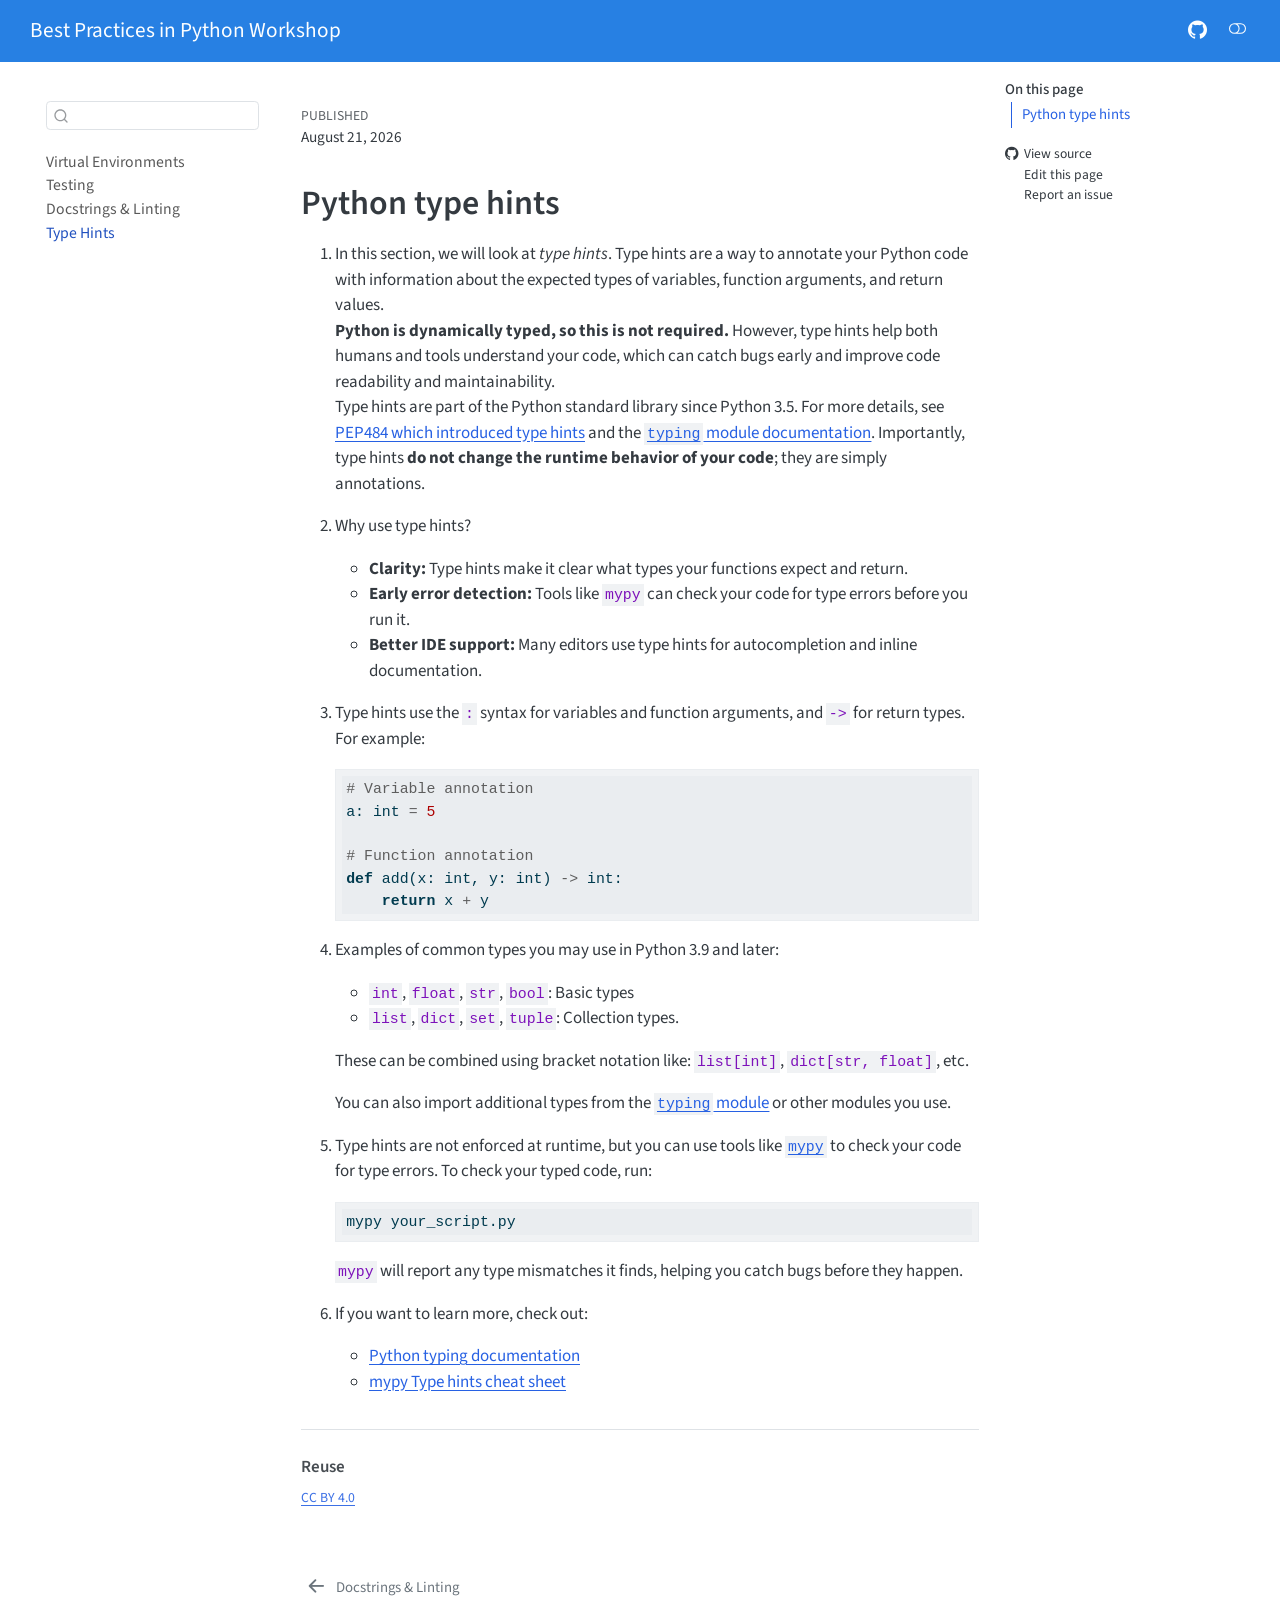
<file: typing.html>
<!DOCTYPE html>
<html xmlns="http://www.w3.org/1999/xhtml" lang="en" xml:lang="en"><head>

<meta charset="utf-8">
<meta name="generator" content="quarto-1.10.18">

<meta name="viewport" content="width=device-width, initial-scale=1.0, user-scalable=yes">

<meta name="dcterms.date" content="2026-08-21">

<title>typing – Best Practices in Python Workshop</title>
<style>
/* Default styles provided by pandoc.
** See https://pandoc.org/MANUAL.html#variables-for-html for config info.
*/
span.smallcaps{font-variant: small-caps;}
div.columns{display: flex; gap: 1.5em;}
div.column{flex: auto;}
@media screen {
div.columns{gap: min(4vw, 1.5em);}
div.column{overflow-x: auto;}
}
div.hanging-indent{margin-left: 1.5em; text-indent: -1.5em;}
ul.task-list{list-style: none;}
ul.task-list li input[type="checkbox"] {
  width: 0.8em;
  margin: 0 0.8em 0.2em -1em; /* quarto-specific, see https://github.com/quarto-dev/quarto-cli/issues/4556 */ 
  vertical-align: middle;
}
/* CSS for syntax highlighting */
html { -webkit-text-size-adjust: 100%; }
pre > code.sourceCode { white-space: pre; position: relative; }
pre > code.sourceCode > span { display: inline-block; line-height: 1.25; }
pre > code.sourceCode > span:empty { height: 1.2em; }
.sourceCode { overflow: visible; }
code.sourceCode > span { color: inherit; text-decoration: inherit; }
div.sourceCode { margin: 1em 0; }
pre.sourceCode { margin: 0; }
@media screen {
div.sourceCode { overflow: auto; }
}
@media print {
pre > code.sourceCode { white-space: pre-wrap; }
pre > code.sourceCode > span { text-indent: -5em; padding-left: 5em; }
}
pre.numberSource code
  { counter-reset: source-line 0; }
pre.numberSource code > span
  { position: relative; left: -4em; counter-increment: source-line; }
pre.numberSource code > span > a:first-child::before
  { content: counter(source-line);
    position: relative; left: -1em; text-align: right; vertical-align: baseline;
    border: none; display: inline-block;
    -webkit-touch-callout: none; -webkit-user-select: none;
    -khtml-user-select: none; -moz-user-select: none;
    -ms-user-select: none; user-select: none;
    padding: 0 4px; width: 4em;
  }
pre.numberSource { margin-left: 3em;  padding-left: 4px; }
div.sourceCode
  {   }
@media screen {
pre > code.sourceCode > span > a:first-child::before { text-decoration: underline; }
}
</style>


<script src="site_libs/quarto-nav/quarto-nav.js"></script>
<script src="site_libs/quarto-nav/headroom.min.js"></script>
<script src="site_libs/clipboard/clipboard.min.js"></script>
<script src="site_libs/quarto-search/autocomplete.umd.js"></script>
<script src="site_libs/quarto-search/fuse.min.js"></script>
<script src="site_libs/quarto-search/quarto-search.js"></script>
<meta name="quarto:offset" content="./">
<link href="./docstrings.html" rel="prev">
<script src="site_libs/quarto-html/quarto.js" type="module"></script>
<script src="site_libs/quarto-html/tabsets/tabsets.js" type="module"></script>
<script src="site_libs/quarto-html/popper.min.js"></script>
<script src="site_libs/quarto-html/tippy.umd.min.js"></script>
<script src="site_libs/quarto-html/anchor.min.js"></script>
<link href="site_libs/quarto-html/tippy.css" rel="stylesheet">
<link href="site_libs/quarto-html/quarto-syntax-highlighting-64a204ab8560d761af7679ceaba22944.css" rel="stylesheet" class="quarto-color-scheme" id="quarto-text-highlighting-styles">
<link href="site_libs/quarto-html/quarto-syntax-highlighting-dark-b85bc7c33db8c58e0ec93c3465666fed.css" rel="stylesheet" class="quarto-color-scheme quarto-color-alternate" id="quarto-text-highlighting-styles">
<link href="site_libs/quarto-html/quarto-syntax-highlighting-64a204ab8560d761af7679ceaba22944.css" rel="stylesheet" class="quarto-color-scheme-extra" id="quarto-text-highlighting-styles">
<script src="site_libs/bootstrap/bootstrap.min.js"></script>
<link href="site_libs/bootstrap/bootstrap-icons.css" rel="stylesheet">
<link href="site_libs/bootstrap/bootstrap-d63a2c9c8df14b07662b36303925c8cc.min.css" rel="stylesheet" append-hash="true" class="quarto-color-scheme" id="quarto-bootstrap" data-mode="light">
<link href="site_libs/bootstrap/bootstrap-dark-25e9c8d42985e58e95e1fd0d2beab71c.min.css" rel="stylesheet" append-hash="true" class="quarto-color-scheme quarto-color-alternate" id="quarto-bootstrap" data-mode="dark">
<link href="site_libs/bootstrap/bootstrap-d63a2c9c8df14b07662b36303925c8cc.min.css" rel="stylesheet" append-hash="true" class="quarto-color-scheme-extra" id="quarto-bootstrap" data-mode="light">
<script id="quarto-search-options" type="application/json">{
  "location": "sidebar",
  "copy-button": false,
  "collapse-after": 3,
  "panel-placement": "start",
  "type": "textbox",
  "limit": 50,
  "keyboard-shortcut": [
    "f",
    "/",
    "s"
  ],
  "show-item-context": true,
  "language": {
    "search-no-results-text": "No results",
    "search-matching-documents-text": "matching documents",
    "search-copy-link-title": "Copy link to search",
    "search-hide-matches-text": "Hide additional matches",
    "search-more-match-text": "more match in this document",
    "search-more-matches-text": "more matches in this document",
    "search-clear-button-title": "Clear",
    "search-text-placeholder": "",
    "search-detached-cancel-button-title": "Cancel",
    "search-submit-button-title": "Submit",
    "search-label": "Search"
  }
}</script>


<meta property="og:title" content="Best Practices in Python Workshop">
<meta property="og:site_name" content="Best Practices in Python Workshop">
</head>

<body class="nav-sidebar floating nav-fixed quarto-light"><script id="quarto-html-before-body" type="application/javascript">
    const toggleBodyColorMode = (bsSheetEl) => {
      const mode = bsSheetEl.getAttribute("data-mode");
      const bodyEl = window.document.querySelector("body");
      if (mode === "dark") {
        bodyEl.classList.add("quarto-dark");
        bodyEl.classList.remove("quarto-light");
      } else {
        bodyEl.classList.add("quarto-light");
        bodyEl.classList.remove("quarto-dark");
      }
    }
    const toggleBodyColorPrimary = () => {
      const bsSheetEl = window.document.querySelector("link#quarto-bootstrap:not([rel=disabled-stylesheet])");
      if (bsSheetEl) {
        toggleBodyColorMode(bsSheetEl);
      }
    }
    const setColorSchemeToggle = (alternate) => {
      const toggles = window.document.querySelectorAll('.quarto-color-scheme-toggle');
      for (let i=0; i < toggles.length; i++) {
        const toggle = toggles[i];
        if (toggle) {
          if (alternate) {
            toggle.classList.add("alternate");
          } else {
            toggle.classList.remove("alternate");
          }
        }
      }
    };
    const toggleColorMode = (alternate) => {
      // Switch the stylesheets
      const primaryStylesheets = window.document.querySelectorAll('link.quarto-color-scheme:not(.quarto-color-alternate)');
      const alternateStylesheets = window.document.querySelectorAll('link.quarto-color-scheme.quarto-color-alternate');
      manageTransitions('#quarto-margin-sidebar .nav-link', false);
      if (alternate) {
        // note: dark is layered on light, we don't disable primary!
        enableStylesheet(alternateStylesheets);
        for (const sheetNode of alternateStylesheets) {
          if (sheetNode.id === "quarto-bootstrap") {
            toggleBodyColorMode(sheetNode);
          }
        }
      } else {
        disableStylesheet(alternateStylesheets);
        enableStylesheet(primaryStylesheets)
        toggleBodyColorPrimary();
      }
      manageTransitions('#quarto-margin-sidebar .nav-link', true);
      // Switch the toggles
      setColorSchemeToggle(alternate)
      // Hack to workaround the fact that safari doesn't
      // properly recolor the scrollbar when toggling (#1455)
      if (navigator.userAgent.indexOf('Safari') > 0 && navigator.userAgent.indexOf('Chrome') == -1) {
        manageTransitions("body", false);
        window.scrollTo(0, 1);
        setTimeout(() => {
          window.scrollTo(0, 0);
          manageTransitions("body", true);
        }, 40);
      }
    }
    const disableStylesheet = (stylesheets) => {
      for (let i=0; i < stylesheets.length; i++) {
        const stylesheet = stylesheets[i];
        stylesheet.rel = 'disabled-stylesheet';
      }
    }
    const enableStylesheet = (stylesheets) => {
      for (let i=0; i < stylesheets.length; i++) {
        const stylesheet = stylesheets[i];
        if(stylesheet.rel !== 'stylesheet') { // for Chrome, which will still FOUC without this check
          stylesheet.rel = 'stylesheet';
        }
      }
    }
    const manageTransitions = (selector, allowTransitions) => {
      const els = window.document.querySelectorAll(selector);
      for (let i=0; i < els.length; i++) {
        const el = els[i];
        if (allowTransitions) {
          el.classList.remove('notransition');
        } else {
          el.classList.add('notransition');
        }
      }
    }
    const isFileUrl = () => {
      return window.location.protocol === 'file:';
    }
    const hasAlternateSentinel = () => {
      let styleSentinel = getColorSchemeSentinel();
      if (styleSentinel !== null) {
        return styleSentinel === "alternate";
      } else {
        return false;
      }
    }
    const setStyleSentinel = (alternate) => {
      const value = alternate ? "alternate" : "default";
      if (!isFileUrl()) {
        window.localStorage.setItem("quarto-color-scheme", value);
      } else {
        localAlternateSentinel = value;
      }
    }
    const getColorSchemeSentinel = () => {
      if (!isFileUrl()) {
        const storageValue = window.localStorage.getItem("quarto-color-scheme");
        return storageValue != null ? storageValue : localAlternateSentinel;
      } else {
        return localAlternateSentinel;
      }
    }
    const toggleGiscusIfUsed = (isAlternate, darkModeDefault) => {
      const baseTheme = document.querySelector('#giscus-base-theme')?.value ?? 'light';
      const alternateTheme = document.querySelector('#giscus-alt-theme')?.value ?? 'dark';
      let newTheme = '';
      if(authorPrefersDark) {
        newTheme = isAlternate ? baseTheme : alternateTheme;
      } else {
        newTheme = isAlternate ? alternateTheme : baseTheme;
      }
      const changeGiscusTheme = () => {
        // From: https://github.com/giscus/giscus/issues/336
        const sendMessage = (message) => {
          const iframe = document.querySelector('iframe.giscus-frame');
          if (!iframe) return;
          iframe.contentWindow.postMessage({ giscus: message }, 'https://giscus.app');
        }
        sendMessage({
          setConfig: {
            theme: newTheme
          }
        });
      }
      const isGiscussLoaded = window.document.querySelector('iframe.giscus-frame') !== null;
      if (isGiscussLoaded) {
        changeGiscusTheme();
      }
    };
    const authorPrefersDark = false;
    const queryPrefersDark = window.matchMedia('(prefers-color-scheme: dark)');
    const darkModeDefault = queryPrefersDark.matches;
      document.querySelector('link#quarto-text-highlighting-styles.quarto-color-scheme-extra').rel = 'disabled-stylesheet';
      document.querySelector('link#quarto-bootstrap.quarto-color-scheme-extra').rel = 'disabled-stylesheet';
    let localAlternateSentinel = darkModeDefault ? 'alternate' : 'default';
    // Dark / light mode switch
    window.quartoToggleColorScheme = () => {
      // Read the current dark / light value
      let toAlternate = !hasAlternateSentinel();
      toggleColorMode(toAlternate);
      setStyleSentinel(toAlternate);
      toggleGiscusIfUsed(toAlternate, darkModeDefault);
      window.dispatchEvent(new Event('resize'));
    };
    queryPrefersDark.addEventListener("change", e => {
      if(window.localStorage.getItem("quarto-color-scheme") !== null)
        return;
      const alternate = e.matches
      toggleColorMode(alternate);
      localAlternateSentinel = e.matches ? 'alternate' : 'default'; // this is used alongside local storage!
      toggleGiscusIfUsed(alternate, darkModeDefault);
    });
    // Switch to dark mode if need be
    if (hasAlternateSentinel()) {
      toggleColorMode(true);
    } else {
      toggleColorMode(false);
    }
  </script>

<div id="quarto-search-results"></div>
  <header id="quarto-header" class="headroom fixed-top">
    <nav class="navbar navbar-expand-lg " data-bs-theme="dark">
      <div class="navbar-container container-fluid">
      <div class="navbar-brand-container mx-auto">
    <a class="navbar-brand" href="./index.html">
    <span class="navbar-title">Best Practices in Python Workshop</span>
    </a>
  </div>
          <button class="navbar-toggler" type="button" data-bs-toggle="collapse" data-bs-target="#navbarCollapse" aria-controls="navbarCollapse" role="menu" aria-expanded="false" aria-label="Toggle navigation" onclick="if (window.quartoToggleHeadroom) { window.quartoToggleHeadroom(); }">
  <span class="navbar-toggler-icon"></span>
</button>
          <div class="collapse navbar-collapse" id="navbarCollapse">
            <ul class="navbar-nav navbar-nav-scroll ms-auto">
  <li class="nav-item compact">
    <a class="nav-link" href="https://github.com/TheJacksonLaboratory/bestpractices_workshop"> <i class="bi bi-github" role="img" aria-label="GitHub repository">
</i> 
<span class="menu-text"></span></a>
  </li>  
</ul>
              <div class="quarto-navbar-tools">
  <a href="" class="quarto-color-scheme-toggle quarto-navigation-tool  px-1" onclick="window.quartoToggleColorScheme(); return false;" title="Toggle dark mode"><i class="bi"></i></a>
</div>
          </div> <!-- /navcollapse -->
      </div> <!-- /container-fluid -->
    </nav>
  <nav class="quarto-secondary-nav">
    <div class="container-fluid d-flex">
      <button type="button" class="quarto-btn-toggle btn" data-bs-toggle="collapse" role="button" data-bs-target=".quarto-sidebar-collapse-item" aria-controls="quarto-sidebar" aria-expanded="false" aria-label="Toggle sidebar navigation" onclick="if (window.quartoToggleHeadroom) { window.quartoToggleHeadroom(); }">
        <i class="bi bi-layout-text-sidebar-reverse"></i>
      </button>
        <a class="flex-grow-1 no-decor" role="navigation" data-bs-toggle="collapse" data-bs-target=".quarto-sidebar-collapse-item" aria-controls="quarto-sidebar" aria-expanded="false" aria-label="Toggle sidebar navigation" onclick="if (window.quartoToggleHeadroom) { window.quartoToggleHeadroom(); }">      
          <h1 class="quarto-secondary-nav-title"></h1>
        </a>     
      <button type="button" class="btn quarto-search-button" aria-label="Search" onclick="window.quartoOpenSearch();">
        <i class="bi bi-search"></i>
      </button>
    </div>
  </nav>
</header>
<!-- content -->
<div id="quarto-content" class="quarto-container page-columns page-rows-contents page-layout-article page-navbar">
<!-- sidebar -->
  <nav id="quarto-sidebar" class="sidebar collapse collapse-horizontal quarto-sidebar-collapse-item sidebar-navigation floating overflow-auto">
        <div class="mt-2 flex-shrink-0 align-items-center">
        <div class="sidebar-search">
        <div id="quarto-search" class="" title="Search"></div>
        </div>
        </div>
    <div class="sidebar-menu-container"> 
    <ul class="list-unstyled mt-1">
        <li class="sidebar-item">
  <div class="sidebar-item-container"> 
  <a href="./conda.html" class="sidebar-item-text sidebar-link">
 <span class="menu-text">Virtual Environments</span></a>
  </div>
</li>
        <li class="sidebar-item">
  <div class="sidebar-item-container"> 
  <a href="./pytest.html" class="sidebar-item-text sidebar-link">
 <span class="menu-text">Testing</span></a>
  </div>
</li>
        <li class="sidebar-item">
  <div class="sidebar-item-container"> 
  <a href="./docstrings.html" class="sidebar-item-text sidebar-link">
 <span class="menu-text">Docstrings &amp; Linting</span></a>
  </div>
</li>
        <li class="sidebar-item">
  <div class="sidebar-item-container"> 
  <a href="./typing.html" class="sidebar-item-text sidebar-link active">
 <span class="menu-text">Type Hints</span></a>
  </div>
</li>
    </ul>
    </div>
</nav>
<div id="quarto-sidebar-glass" class="quarto-sidebar-collapse-item" data-bs-toggle="collapse" data-bs-target=".quarto-sidebar-collapse-item"></div>
<!-- margin-sidebar -->
    <div id="quarto-margin-sidebar" class="sidebar margin-sidebar">
        <nav id="TOC" role="doc-toc" class="toc-active" data-toc-expanded="99">
    <h2 id="toc-title">On this page</h2>
   
  <ul>
  <li><a href="#python-type-hints" id="toc-python-type-hints" class="nav-link active" data-scroll-target="#python-type-hints">Python type hints</a></li>
  </ul>
<div class="toc-actions"><ul><li><a href="https://github.com/TheJacksonLaboratory/bestpractices_workshop/blob/main/typing.md" class="toc-action"><i class="bi bi-github"></i>View source</a></li><li><a href="https://github.com/TheJacksonLaboratory/bestpractices_workshop/edit/main/typing.md" class="toc-action"><i class="bi empty"></i>Edit this page</a></li><li><a href="https://github.com/TheJacksonLaboratory/bestpractices_workshop/issues/new" class="toc-action"><i class="bi empty"></i>Report an issue</a></li></ul></div></nav>
    </div>
<!-- main -->
<main class="content" id="quarto-document-content">


<header id="title-block-header" class="quarto-title-block default">
<div class="quarto-title">
</div>



<div class="quarto-title-meta">

    
    <div>
    <div class="quarto-title-meta-heading">Published</div>
    <div class="quarto-title-meta-contents">
      <p class="date">August 21, 2026</p>
    </div>
  </div>
  
    
  </div>
  


</header>


<section id="python-type-hints" class="level1">
<h1>Python type hints</h1>
<ol type="1">
<li><p>In this section, we will look at <em>type hints</em>. Type hints are a way to annotate your Python code with information about the expected types of variables, function arguments, and return values.<br>
<strong>Python is dynamically typed, so this is not required.</strong> However, type hints help both humans and tools understand your code, which can catch bugs early and improve code readability and maintainability.<br>
Type hints are part of the Python standard library since Python 3.5. For more details, see <a href="https://peps.python.org/pep-0484/">PEP484 which introduced type hints</a> and the <a href="https://docs.python.org/3/library/typing.html"><code>typing</code> module documentation</a>. Importantly, type hints <strong>do not change the runtime behavior of your code</strong>; they are simply annotations.</p></li>
<li><p>Why use type hints?</p>
<ul>
<li><strong>Clarity:</strong> Type hints make it clear what types your functions expect and return.</li>
<li><strong>Early error detection:</strong> Tools like <code>mypy</code> can check your code for type errors before you run it.</li>
<li><strong>Better IDE support:</strong> Many editors use type hints for autocompletion and inline documentation.</li>
</ul></li>
<li><p>Type hints use the <code>:</code> syntax for variables and function arguments, and <code>-&gt;</code> for return types. For example:</p>
<div class="code-copy-outer-scaffold"><div class="sourceCode" id="cb1"><pre class="sourceCode python code-with-copy"><code class="sourceCode python"><span id="cb1-1"><a href="#cb1-1" aria-hidden="true" tabindex="-1"></a><span class="co"># Variable annotation</span></span>
<span id="cb1-2"><a href="#cb1-2" aria-hidden="true" tabindex="-1"></a>a: <span class="bu">int</span> <span class="op">=</span> <span class="dv">5</span></span>
<span id="cb1-3"><a href="#cb1-3" aria-hidden="true" tabindex="-1"></a></span>
<span id="cb1-4"><a href="#cb1-4" aria-hidden="true" tabindex="-1"></a><span class="co"># Function annotation</span></span>
<span id="cb1-5"><a href="#cb1-5" aria-hidden="true" tabindex="-1"></a><span class="kw">def</span> add(x: <span class="bu">int</span>, y: <span class="bu">int</span>) <span class="op">-&gt;</span> <span class="bu">int</span>:</span>
<span id="cb1-6"><a href="#cb1-6" aria-hidden="true" tabindex="-1"></a>    <span class="cf">return</span> x <span class="op">+</span> y</span></code></pre></div><button title="Copy to Clipboard" class="code-copy-button"><i class="bi"></i></button></div></li>
<li><p>Examples of common types you may use in Python 3.9 and later:</p>
<ul>
<li><code>int</code>, <code>float</code>, <code>str</code>, <code>bool</code>: Basic types</li>
<li><code>list</code>, <code>dict</code>, <code>set</code>, <code>tuple</code>: Collection types.</li>
</ul>
<p>These can be combined using bracket notation like: <code>list[int]</code>, <code>dict[str, float]</code>, etc.</p>
<p>You can also import additional types from the <a href="https://docs.python.org/3/library/typing.html#"><code>typing</code> module</a> or other modules you use.</p></li>
<li><p>Type hints are not enforced at runtime, but you can use tools like <a href="https://mypy-lang.org/"><code>mypy</code></a> to check your code for type errors. To check your typed code, run:</p>
<div class="code-copy-outer-scaffold"><div class="sourceCode" id="cb2"><pre class="sourceCode bash code-with-copy"><code class="sourceCode bash"><span id="cb2-1"><a href="#cb2-1" aria-hidden="true" tabindex="-1"></a><span class="ex">mypy</span> your_script.py</span></code></pre></div><button title="Copy to Clipboard" class="code-copy-button"><i class="bi"></i></button></div>
<p><code>mypy</code> will report any type mismatches it finds, helping you catch bugs before they happen.</p></li>
<li><p>If you want to learn more, check out:</p>
<ul>
<li><a href="https://docs.python.org/3/library/typing.html">Python typing documentation</a></li>
<li><a href="https://mypy.readthedocs.io/en/stable/cheat_sheet_py3.html">mypy Type hints cheat sheet</a></li>
</ul></li>
</ol>


</section>

<div id="quarto-appendix" class="default"><section class="quarto-appendix-contents" id="quarto-reuse"><h2 class="anchored quarto-appendix-heading">Reuse</h2><div class="quarto-appendix-contents"><div><a rel="license" href="https://creativecommons.org/licenses/by/4.0/">CC BY 4.0</a></div></div></section></div></main> <!-- /main -->
<script id="quarto-html-after-body" type="application/javascript">
  window.document.addEventListener("DOMContentLoaded", function (event) {
    // Ensure there is a toggle, if there isn't float one in the top right
    if (window.document.querySelector('.quarto-color-scheme-toggle') === null) {
      const a = window.document.createElement('a');
      a.classList.add('top-right');
      a.classList.add('quarto-color-scheme-toggle');
      a.href = "";
      a.onclick = function() { try { window.quartoToggleColorScheme(); } catch {} return false; };
      const i = window.document.createElement("i");
      i.classList.add('bi');
      a.appendChild(i);
      window.document.body.appendChild(a);
    }
    setColorSchemeToggle(hasAlternateSentinel())
    const icon = "";
    const anchorJS = new window.AnchorJS();
    anchorJS.options = {
      placement: 'right',
      icon: icon
    };
    anchorJS.add('.anchored');
    const isCodeAnnotation = (el) => {
      for (const clz of el.classList) {
        if (clz.startsWith('code-annotation-')) {                     
          return true;
        }
      }
      return false;
    }
    const onCopySuccess = function(e) {
      // button target
      const button = e.trigger;
      // don't keep focus
      button.blur();
      // flash "checked"
      button.classList.add('code-copy-button-checked');
      var currentTitle = button.getAttribute("title");
      button.setAttribute("title", "Copied!");
      let tooltip;
      if (window.bootstrap) {
        button.setAttribute("data-bs-toggle", "tooltip");
        button.setAttribute("data-bs-placement", "left");
        button.setAttribute("data-bs-title", "Copied!");
        tooltip = new bootstrap.Tooltip(button, 
          { trigger: "manual", 
            customClass: "code-copy-button-tooltip",
            offset: [0, -8]});
        tooltip.show();    
      }
      setTimeout(function() {
        if (tooltip) {
          tooltip.hide();
          button.removeAttribute("data-bs-title");
          button.removeAttribute("data-bs-toggle");
          button.removeAttribute("data-bs-placement");
        }
        button.setAttribute("title", currentTitle);
        button.classList.remove('code-copy-button-checked');
      }, 1000);
      // clear code selection
      e.clearSelection();
    }
    const getTextToCopy = function(trigger) {
      const outerScaffold = trigger.parentElement.cloneNode(true);
      const codeEl = outerScaffold.querySelector('code');
      for (const childEl of codeEl.children) {
        if (isCodeAnnotation(childEl)) {
          childEl.remove();
        }
      }
      return codeEl.innerText;
    }
    const clipboard = new window.ClipboardJS('.code-copy-button:not([data-in-quarto-modal])', {
      text: getTextToCopy
    });
    clipboard.on('success', onCopySuccess);
    if (window.document.getElementById('quarto-embedded-source-code-modal')) {
      const clipboardModal = new window.ClipboardJS('.code-copy-button[data-in-quarto-modal]', {
        text: getTextToCopy,
        container: window.document.getElementById('quarto-embedded-source-code-modal')
      });
      clipboardModal.on('success', onCopySuccess);
    }
      var localhostRegex = new RegExp(/^(?:http|https):\/\/localhost\:?[0-9]*\//);
      var mailtoRegex = new RegExp(/^mailto:/);
        var filterRegex = new RegExp("https:\/\/erickmartins\.github\.io\/bestpractices_workshop\/");
      var isInternal = (href) => {
          return filterRegex.test(href) || localhostRegex.test(href) || mailtoRegex.test(href);
      }
      // Inspect non-navigation links and adorn them if external
     var links = window.document.querySelectorAll('a[href]:not(.nav-link):not(.navbar-brand):not(.toc-action):not(.sidebar-link):not(.sidebar-item-toggle):not(.pagination-link):not(.no-external):not([aria-hidden]):not(.dropdown-item):not(.quarto-navigation-tool):not(.about-link)');
      for (var i=0; i<links.length; i++) {
        const link = links[i];
        if (!isInternal(link.href)) {
          // undo the damage that might have been done by quarto-nav.js in the case of
          // links that we want to consider external
          if (link.dataset.originalHref !== undefined) {
            link.href = link.dataset.originalHref;
          }
        }
      }
    function tippyHover(el, contentFn, onTriggerFn, onUntriggerFn) {
      const config = {
        allowHTML: true,
        maxWidth: 500,
        delay: 100,
        arrow: false,
        appendTo: function(el) {
            return el.parentElement;
        },
        interactive: true,
        interactiveBorder: 10,
        theme: 'quarto',
        placement: 'bottom-start',
      };
      if (contentFn) {
        config.content = contentFn;
      }
      if (onTriggerFn) {
        config.onTrigger = onTriggerFn;
      }
      if (onUntriggerFn) {
        config.onUntrigger = onUntriggerFn;
      }
      window.tippy(el, config); 
    }
    const noterefs = window.document.querySelectorAll('a[role="doc-noteref"]');
    for (var i=0; i<noterefs.length; i++) {
      const ref = noterefs[i];
      tippyHover(ref, function() {
        // use id or data attribute instead here
        let href = ref.getAttribute('data-footnote-href') || ref.getAttribute('href');
        try { href = new URL(href).hash; } catch {}
        const id = href.replace(/^#\/?/, "");
        const note = window.document.getElementById(id);
        if (note) {
          return note.innerHTML;
        } else {
          return "";
        }
      });
    }
    const xrefs = window.document.querySelectorAll('a.quarto-xref');
    const processXRef = (id, note) => {
      // Strip column container classes
      const stripColumnClz = (el) => {
        el.classList.remove("page-full", "page-columns");
        if (el.children) {
          for (const child of el.children) {
            stripColumnClz(child);
          }
        }
      }
      stripColumnClz(note)
      if (id === null || id.startsWith('sec-')) {
        // Special case sections, only their first couple elements
        const container = document.createElement("div");
        if (note.children && note.children.length > 2) {
          container.appendChild(note.children[0].cloneNode(true));
          for (let i = 1; i < note.children.length; i++) {
            const child = note.children[i];
            if (child.tagName === "P" && child.innerText === "") {
              continue;
            } else {
              container.appendChild(child.cloneNode(true));
              break;
            }
          }
          if (window.Quarto?.typesetMath) {
            window.Quarto.typesetMath(container);
          }
          return container.innerHTML
        } else {
          if (window.Quarto?.typesetMath) {
            window.Quarto.typesetMath(note);
          }
          return note.innerHTML;
        }
      } else {
        // Remove any anchor links if they are present
        const anchorLink = note.querySelector('a.anchorjs-link');
        if (anchorLink) {
          anchorLink.remove();
        }
        if (window.Quarto?.typesetMath) {
          window.Quarto.typesetMath(note);
        }
        if (note.classList.contains("callout")) {
          return note.outerHTML;
        } else {
          return note.innerHTML;
        }
      }
    }
    for (var i=0; i<xrefs.length; i++) {
      const xref = xrefs[i];
      tippyHover(xref, undefined, function(instance) {
        instance.disable();
        let url = xref.getAttribute('href');
        let hash = undefined; 
        if (url.startsWith('#')) {
          hash = url;
        } else {
          try { hash = new URL(url).hash; } catch {}
        }
        if (hash) {
          const id = hash.replace(/^#\/?/, "");
          const note = window.document.getElementById(id);
          if (note !== null) {
            try {
              const html = processXRef(id, note.cloneNode(true));
              instance.setContent(html);
            } finally {
              instance.enable();
              instance.show();
            }
          } else {
            // See if we can fetch this
            fetch(url.split('#')[0])
            .then(res => res.text())
            .then(html => {
              const parser = new DOMParser();
              const htmlDoc = parser.parseFromString(html, "text/html");
              const note = htmlDoc.getElementById(id);
              if (note !== null) {
                const html = processXRef(id, note);
                instance.setContent(html);
              } 
            }).finally(() => {
              instance.enable();
              instance.show();
            });
          }
        } else {
          // See if we can fetch a full url (with no hash to target)
          // This is a special case and we should probably do some content thinning / targeting
          fetch(url)
          .then(res => res.text())
          .then(html => {
            const parser = new DOMParser();
            const htmlDoc = parser.parseFromString(html, "text/html");
            const note = htmlDoc.querySelector('main.content');
            if (note !== null) {
              // This should only happen for chapter cross references
              // (since there is no id in the URL)
              // remove the first header
              if (note.children.length > 0 && note.children[0].tagName === "HEADER") {
                note.children[0].remove();
              }
              const html = processXRef(null, note);
              instance.setContent(html);
            } 
          }).finally(() => {
            instance.enable();
            instance.show();
          });
        }
      }, function(instance) {
      });
    }
        let selectedAnnoteEl;
        const selectorForAnnotation = ( cell, annotation) => {
          let cellAttr = 'data-code-cell="' + cell + '"';
          let lineAttr = 'data-code-annotation="' +  annotation + '"';
          const selector = 'span[' + cellAttr + '][' + lineAttr + ']';
          return selector;
        }
        const selectCodeLines = (annoteEl) => {
          const doc = window.document;
          const targetCell = annoteEl.getAttribute("data-target-cell");
          const targetAnnotation = annoteEl.getAttribute("data-target-annotation");
          const annoteSpan = window.document.querySelector(selectorForAnnotation(targetCell, targetAnnotation));
          const lines = annoteSpan.getAttribute("data-code-lines").split(",");
          const lineIds = lines.map((line) => {
            return targetCell + "-" + line;
          })
          let top = null;
          let height = null;
          let parent = null;
          if (lineIds.length > 0) {
              //compute the position of the single el (top and bottom and make a div)
              const el = window.document.getElementById(lineIds[0]);
              top = el.offsetTop;
              height = el.offsetHeight;
              parent = el.parentElement.parentElement;
            if (lineIds.length > 1) {
              const lastEl = window.document.getElementById(lineIds[lineIds.length - 1]);
              const bottom = lastEl.offsetTop + lastEl.offsetHeight;
              height = bottom - top;
            }
            if (top !== null && height !== null && parent !== null) {
              // cook up a div (if necessary) and position it 
              let div = window.document.getElementById("code-annotation-line-highlight");
              if (div === null) {
                div = window.document.createElement("div");
                div.setAttribute("id", "code-annotation-line-highlight");
                div.style.position = 'absolute';
                parent.appendChild(div);
              }
              div.style.top = top - 2 + "px";
              div.style.height = height + 4 + "px";
              div.style.left = 0;
              let gutterDiv = window.document.getElementById("code-annotation-line-highlight-gutter");
              if (gutterDiv === null) {
                gutterDiv = window.document.createElement("div");
                gutterDiv.setAttribute("id", "code-annotation-line-highlight-gutter");
                gutterDiv.style.position = 'absolute';
                const codeCell = window.document.getElementById(targetCell);
                const gutter = codeCell.querySelector('.code-annotation-gutter');
                gutter.appendChild(gutterDiv);
              }
              gutterDiv.style.top = top - 2 + "px";
              gutterDiv.style.height = height + 4 + "px";
            }
            selectedAnnoteEl = annoteEl;
          }
        };
        const unselectCodeLines = () => {
          const elementsIds = ["code-annotation-line-highlight", "code-annotation-line-highlight-gutter"];
          elementsIds.forEach((elId) => {
            const div = window.document.getElementById(elId);
            if (div) {
              div.remove();
            }
          });
          selectedAnnoteEl = undefined;
        };
          // Handle positioning of the toggle
      window.addEventListener(
        "resize",
        throttle(() => {
          elRect = undefined;
          if (selectedAnnoteEl) {
            selectCodeLines(selectedAnnoteEl);
          }
        }, 10)
      );
      function throttle(fn, ms) {
      let throttle = false;
      let timer;
        return (...args) => {
          if(!throttle) { // first call gets through
              fn.apply(this, args);
              throttle = true;
          } else { // all the others get throttled
              if(timer) clearTimeout(timer); // cancel #2
              timer = setTimeout(() => {
                fn.apply(this, args);
                timer = throttle = false;
              }, ms);
          }
        };
      }
        // Attach click handler to the DT
        const annoteDls = window.document.querySelectorAll('dt[data-target-cell]');
        for (const annoteDlNode of annoteDls) {
          annoteDlNode.addEventListener('click', (event) => {
            const clickedEl = event.target;
            if (clickedEl !== selectedAnnoteEl) {
              unselectCodeLines();
              const activeEl = window.document.querySelector('dt[data-target-cell].code-annotation-active');
              if (activeEl) {
                activeEl.classList.remove('code-annotation-active');
              }
              selectCodeLines(clickedEl);
              clickedEl.classList.add('code-annotation-active');
            } else {
              // Unselect the line
              unselectCodeLines();
              clickedEl.classList.remove('code-annotation-active');
            }
          });
        }
    const findCites = (el) => {
      const parentEl = el.parentElement;
      if (parentEl) {
        const cites = parentEl.dataset.cites;
        if (cites) {
          return {
            el,
            cites: cites.split(' ')
          };
        } else {
          return findCites(el.parentElement)
        }
      } else {
        return undefined;
      }
    };
    var bibliorefs = window.document.querySelectorAll('a[role="doc-biblioref"]');
    for (var i=0; i<bibliorefs.length; i++) {
      const ref = bibliorefs[i];
      const citeInfo = findCites(ref);
      if (citeInfo) {
        tippyHover(citeInfo.el, function() {
          var popup = window.document.createElement('div');
          citeInfo.cites.forEach(function(cite) {
            var citeDiv = window.document.createElement('div');
            citeDiv.classList.add('hanging-indent');
            citeDiv.classList.add('csl-entry');
            var biblioDiv = window.document.getElementById('ref-' + cite);
            if (biblioDiv) {
              citeDiv.innerHTML = biblioDiv.innerHTML;
            }
            popup.appendChild(citeDiv);
          });
          return popup.innerHTML;
        });
      }
    }
  });
  </script>
<nav class="page-navigation">
  <div class="nav-page nav-page-previous">
      <a href="./docstrings.html" class="pagination-link" aria-label="Docstrings &amp; Linting">
        <i class="bi bi-arrow-left-short"></i> <span class="nav-page-text">Docstrings &amp; Linting</span>
      </a>          
  </div>
  <div class="nav-page nav-page-next">
  </div>
</nav>
</div> <!-- /content -->




<footer class="footer"><div class="nav-footer"><div class="nav-footer-center"><div class="toc-actions d-sm-block d-md-none"><ul><li><a href="https://github.com/TheJacksonLaboratory/bestpractices_workshop/blob/main/typing.md" class="toc-action"><i class="bi bi-github"></i>View source</a></li><li><a href="https://github.com/TheJacksonLaboratory/bestpractices_workshop/edit/main/typing.md" class="toc-action"><i class="bi empty"></i>Edit this page</a></li><li><a href="https://github.com/TheJacksonLaboratory/bestpractices_workshop/issues/new" class="toc-action"><i class="bi empty"></i>Report an issue</a></li></ul></div></div></div></footer></body></html>
</file>
<file: site_libs/quarto-html/tippy.css>
.tippy-box[data-animation=fade][data-state=hidden]{opacity:0}[data-tippy-root]{max-width:calc(100vw - 10px)}.tippy-box{position:relative;background-color:#333;color:#fff;border-radius:4px;font-size:14px;line-height:1.4;white-space:normal;outline:0;transition-property:transform,visibility,opacity}.tippy-box[data-placement^=top]>.tippy-arrow{bottom:0}.tippy-box[data-placement^=top]>.tippy-arrow:before{bottom:-7px;left:0;border-width:8px 8px 0;border-top-color:initial;transform-origin:center top}.tippy-box[data-placement^=bottom]>.tippy-arrow{top:0}.tippy-box[data-placement^=bottom]>.tippy-arrow:before{top:-7px;left:0;border-width:0 8px 8px;border-bottom-color:initial;transform-origin:center bottom}.tippy-box[data-placement^=left]>.tippy-arrow{right:0}.tippy-box[data-placement^=left]>.tippy-arrow:before{border-width:8px 0 8px 8px;border-left-color:initial;right:-7px;transform-origin:center left}.tippy-box[data-placement^=right]>.tippy-arrow{left:0}.tippy-box[data-placement^=right]>.tippy-arrow:before{left:-7px;border-width:8px 8px 8px 0;border-right-color:initial;transform-origin:center right}.tippy-box[data-inertia][data-state=visible]{transition-timing-function:cubic-bezier(.54,1.5,.38,1.11)}.tippy-arrow{width:16px;height:16px;color:#333}.tippy-arrow:before{content:"";position:absolute;border-color:transparent;border-style:solid}.tippy-content{position:relative;padding:5px 9px;z-index:1}
</file>
<file: site_libs/quarto-html/quarto-syntax-highlighting-64a204ab8560d761af7679ceaba22944.css>
/* quarto syntax highlight colors */
:root {
  --quarto-hl-ot-color: #003B4F;
  --quarto-hl-at-color: #657422;
  --quarto-hl-ss-color: #20794D;
  --quarto-hl-an-color: #5E5E5E;
  --quarto-hl-fu-color: #4758AB;
  --quarto-hl-st-color: #20794D;
  --quarto-hl-cf-color: #003B4F;
  --quarto-hl-op-color: #5E5E5E;
  --quarto-hl-er-color: #AD0000;
  --quarto-hl-bn-color: #AD0000;
  --quarto-hl-al-color: #AD0000;
  --quarto-hl-va-color: #111111;
  --quarto-hl-bu-color: inherit;
  --quarto-hl-ex-color: inherit;
  --quarto-hl-pp-color: #AD0000;
  --quarto-hl-in-color: #5E5E5E;
  --quarto-hl-vs-color: #20794D;
  --quarto-hl-wa-color: #5E5E5E;
  --quarto-hl-do-color: #5E5E5E;
  --quarto-hl-im-color: #00769E;
  --quarto-hl-ch-color: #20794D;
  --quarto-hl-dt-color: #AD0000;
  --quarto-hl-fl-color: #AD0000;
  --quarto-hl-co-color: #5E5E5E;
  --quarto-hl-cv-color: #5E5E5E;
  --quarto-hl-cn-color: #8f5902;
  --quarto-hl-sc-color: #5E5E5E;
  --quarto-hl-dv-color: #AD0000;
  --quarto-hl-kw-color: #003B4F;
}

/* other quarto variables */
:root {
  --quarto-font-monospace: SFMono-Regular, Menlo, Monaco, Consolas, "Liberation Mono", "Courier New", monospace;
}

/* syntax highlight based on Pandoc's rules */
pre > code.sourceCode > span {
  color: #003B4F;
}

code.sourceCode > span {
  color: #003B4F;
}

div.sourceCode,
div.sourceCode pre.sourceCode {
  color: #003B4F;
}

/* Normal */
code span {
  color: #003B4F;
}

/* Alert */
code span.al {
  color: #AD0000;
  font-style: inherit;
}

/* Annotation */
code span.an {
  color: #5E5E5E;
  font-style: inherit;
}

/* Attribute */
code span.at {
  color: #657422;
  font-style: inherit;
}

/* BaseN */
code span.bn {
  color: #AD0000;
  font-style: inherit;
}

/* BuiltIn */
code span.bu {
  font-style: inherit;
}

/* ControlFlow */
code span.cf {
  color: #003B4F;
  font-weight: bold;
  font-style: inherit;
}

/* Char */
code span.ch {
  color: #20794D;
  font-style: inherit;
}

/* Constant */
code span.cn {
  color: #8f5902;
  font-style: inherit;
}

/* Comment */
code span.co {
  color: #5E5E5E;
  font-style: inherit;
}

/* CommentVar */
code span.cv {
  color: #5E5E5E;
  font-style: italic;
}

/* Documentation */
code span.do {
  color: #5E5E5E;
  font-style: italic;
}

/* DataType */
code span.dt {
  color: #AD0000;
  font-style: inherit;
}

/* DecVal */
code span.dv {
  color: #AD0000;
  font-style: inherit;
}

/* Error */
code span.er {
  color: #AD0000;
  font-style: inherit;
}

/* Extension */
code span.ex {
  font-style: inherit;
}

/* Float */
code span.fl {
  color: #AD0000;
  font-style: inherit;
}

/* Function */
code span.fu {
  color: #4758AB;
  font-style: inherit;
}

/* Import */
code span.im {
  color: #00769E;
  font-style: inherit;
}

/* Information */
code span.in {
  color: #5E5E5E;
  font-style: inherit;
}

/* Keyword */
code span.kw {
  color: #003B4F;
  font-weight: bold;
  font-style: inherit;
}

/* Operator */
code span.op {
  color: #5E5E5E;
  font-style: inherit;
}

/* Other */
code span.ot {
  color: #003B4F;
  font-style: inherit;
}

/* Preprocessor */
code span.pp {
  color: #AD0000;
  font-style: inherit;
}

/* SpecialChar */
code span.sc {
  color: #5E5E5E;
  font-style: inherit;
}

/* SpecialString */
code span.ss {
  color: #20794D;
  font-style: inherit;
}

/* String */
code span.st {
  color: #20794D;
  font-style: inherit;
}

/* Variable */
code span.va {
  color: #111111;
  font-style: inherit;
}

/* VerbatimString */
code span.vs {
  color: #20794D;
  font-style: inherit;
}

/* Warning */
code span.wa {
  color: #5E5E5E;
  font-style: italic;
}

.prevent-inlining {
  content: "</";
}

/*# sourceMappingURL=9d8d5bb603a83b8298b89080a598c93b.css.map */
</file>
<file: site_libs/quarto-html/quarto-syntax-highlighting-dark-b85bc7c33db8c58e0ec93c3465666fed.css>
/* quarto syntax highlight colors */
:root {
  --quarto-hl-al-color: #f07178;
  --quarto-hl-an-color: #d4d0ab;
  --quarto-hl-at-color: #00e0e0;
  --quarto-hl-bn-color: #d4d0ab;
  --quarto-hl-bu-color: #abe338;
  --quarto-hl-ch-color: #abe338;
  --quarto-hl-co-color: #f8f8f2;
  --quarto-hl-cv-color: #ffd700;
  --quarto-hl-cn-color: #ffd700;
  --quarto-hl-cf-color: #ffa07a;
  --quarto-hl-dt-color: #ffa07a;
  --quarto-hl-dv-color: #d4d0ab;
  --quarto-hl-do-color: #f8f8f2;
  --quarto-hl-er-color: #f07178;
  --quarto-hl-ex-color: #00e0e0;
  --quarto-hl-fl-color: #d4d0ab;
  --quarto-hl-fu-color: #ffa07a;
  --quarto-hl-im-color: #abe338;
  --quarto-hl-in-color: #d4d0ab;
  --quarto-hl-kw-color: #ffa07a;
  --quarto-hl-op-color: #ffa07a;
  --quarto-hl-ot-color: #00e0e0;
  --quarto-hl-pp-color: #dcc6e0;
  --quarto-hl-re-color: #00e0e0;
  --quarto-hl-sc-color: #abe338;
  --quarto-hl-ss-color: #abe338;
  --quarto-hl-st-color: #abe338;
  --quarto-hl-va-color: #00e0e0;
  --quarto-hl-vs-color: #abe338;
  --quarto-hl-wa-color: #dcc6e0;
}

/* other quarto variables */
:root {
  --quarto-font-monospace: SFMono-Regular, Menlo, Monaco, Consolas, "Liberation Mono", "Courier New", monospace;
}

/* syntax highlight based on Pandoc's rules */
pre > code.sourceCode > span {
  color: #f8f8f2;
}

code.sourceCode > span {
  color: #f8f8f2;
}

div.sourceCode,
div.sourceCode pre.sourceCode {
  color: #f8f8f2;
}

/* Normal */
code span {
  color: #f8f8f2;
}

/* Alert */
code span.al {
  color: #f07178;
}

/* Annotation */
code span.an {
  color: #d4d0ab;
}

/* Attribute */
code span.at {
  color: #00e0e0;
}

/* BaseN */
code span.bn {
  color: #d4d0ab;
}

/* BuiltIn */
code span.bu {
  color: #abe338;
}

/* ControlFlow */
code span.cf {
  font-weight: bold;
  color: #ffa07a;
}

/* Char */
code span.ch {
  color: #abe338;
}

/* Constant */
code span.cn {
  color: #ffd700;
}

/* Comment */
code span.co {
  font-style: italic;
  color: #f8f8f2;
}

/* CommentVar */
code span.cv {
  color: #ffd700;
}

/* Documentation */
code span.do {
  color: #f8f8f2;
}

/* DataType */
code span.dt {
  color: #ffa07a;
}

/* DecVal */
code span.dv {
  color: #d4d0ab;
}

/* Error */
code span.er {
  color: #f07178;
  text-decoration: underline;
}

/* Extension */
code span.ex {
  font-weight: bold;
  color: #00e0e0;
}

/* Float */
code span.fl {
  color: #d4d0ab;
}

/* Function */
code span.fu {
  color: #ffa07a;
}

/* Import */
code span.im {
  color: #abe338;
}

/* Information */
code span.in {
  color: #d4d0ab;
}

/* Keyword */
code span.kw {
  font-weight: bold;
  color: #ffa07a;
}

/* Operator */
code span.op {
  color: #ffa07a;
}

/* Other */
code span.ot {
  color: #00e0e0;
}

/* Preprocessor */
code span.pp {
  color: #dcc6e0;
}

/* RegionMarker */
code span.re {
  background-color: #f8f8f2;
  color: #00e0e0;
}

/* SpecialChar */
code span.sc {
  color: #abe338;
}

/* SpecialString */
code span.ss {
  color: #abe338;
}

/* String */
code span.st {
  color: #abe338;
}

/* Variable */
code span.va {
  color: #00e0e0;
}

/* VerbatimString */
code span.vs {
  color: #abe338;
}

/* Warning */
code span.wa {
  color: #dcc6e0;
}

.prevent-inlining {
  content: "</";
}

/*# sourceMappingURL=4ed8f1090dec6531da29ab00902aa718.css.map */
</file>
